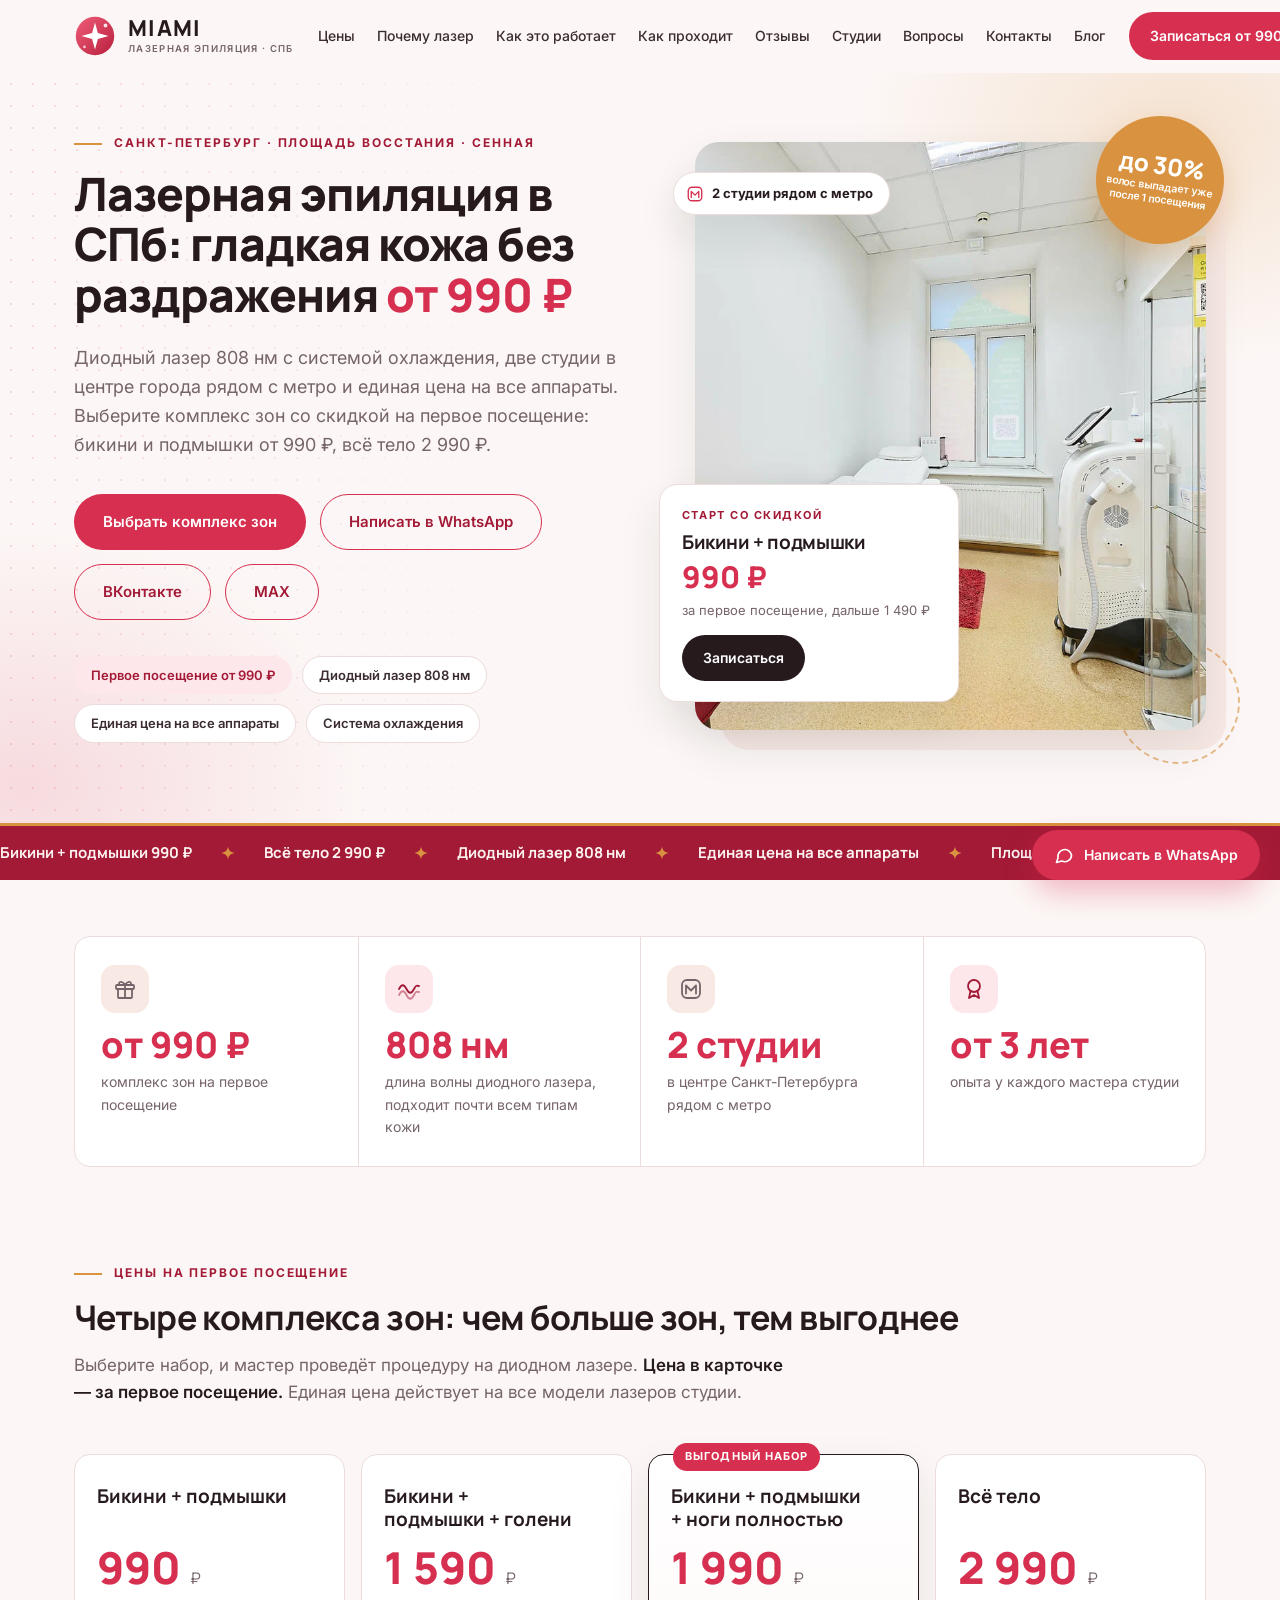
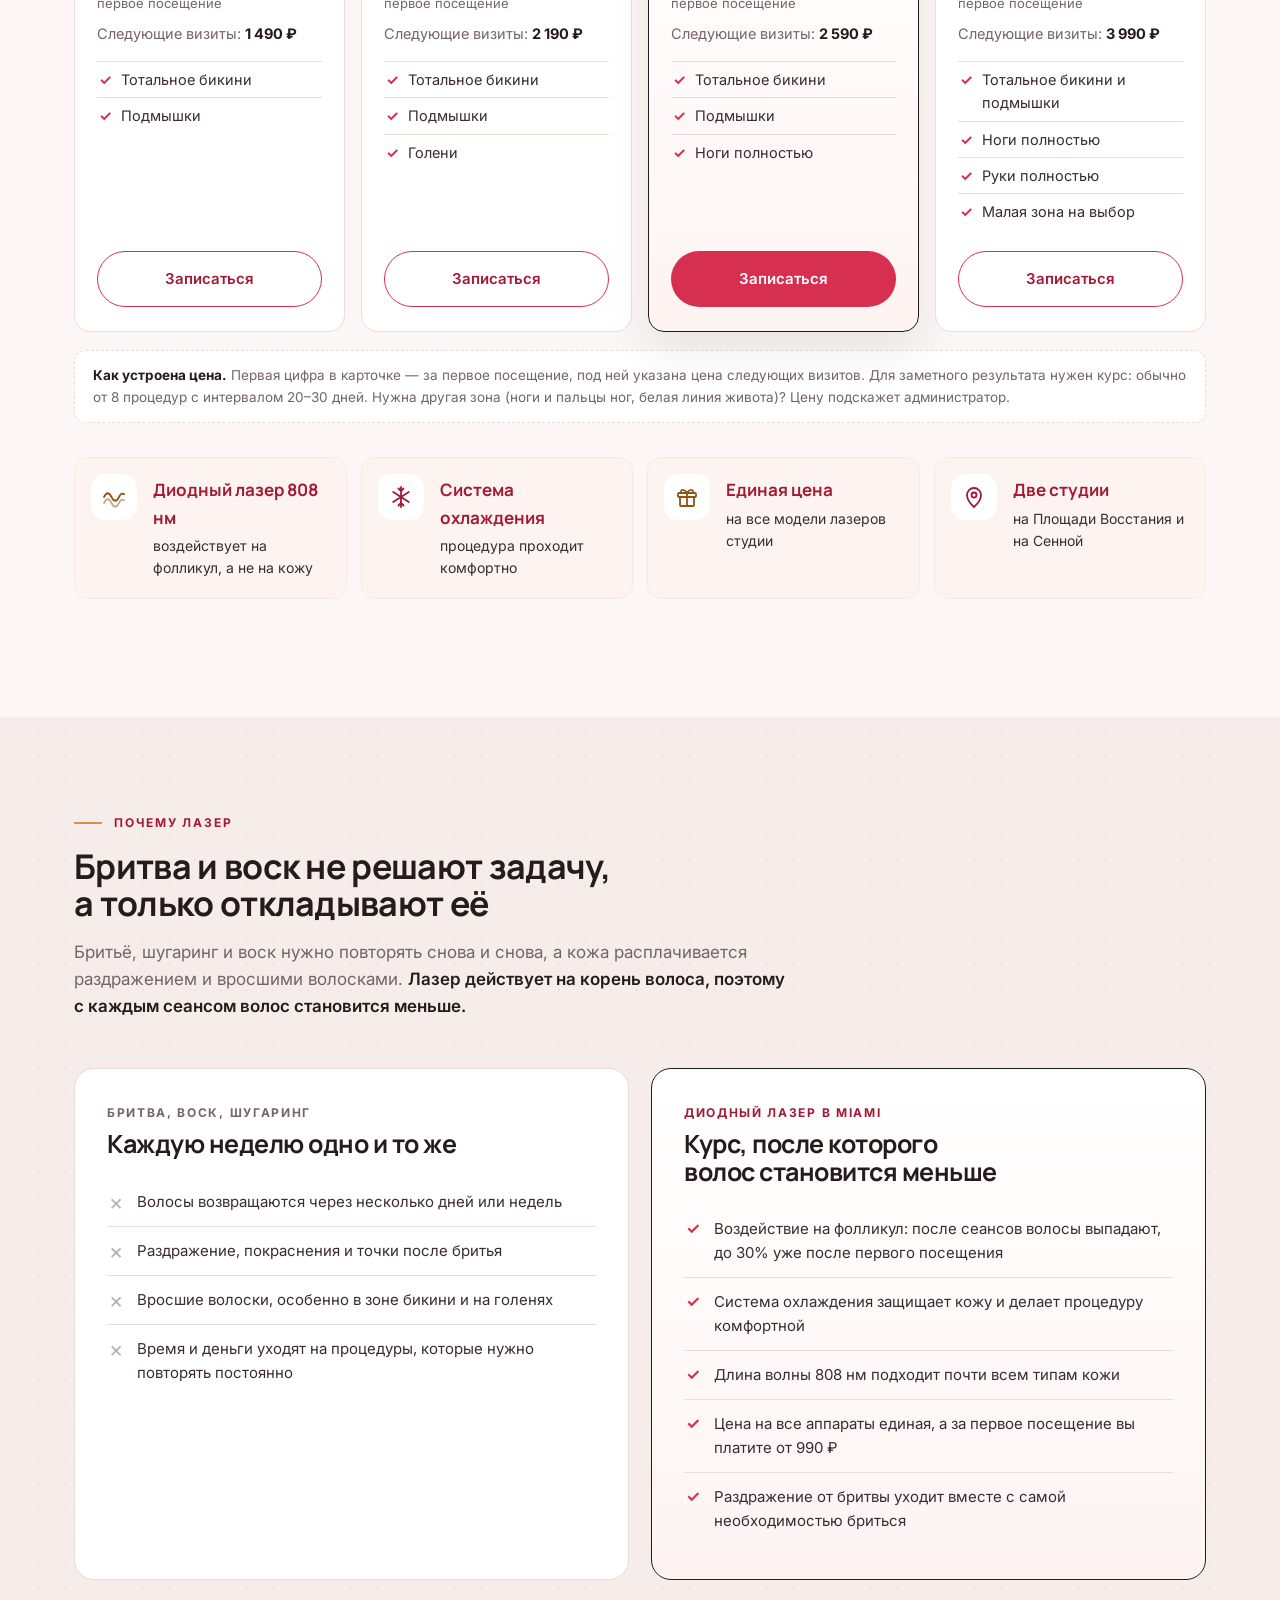
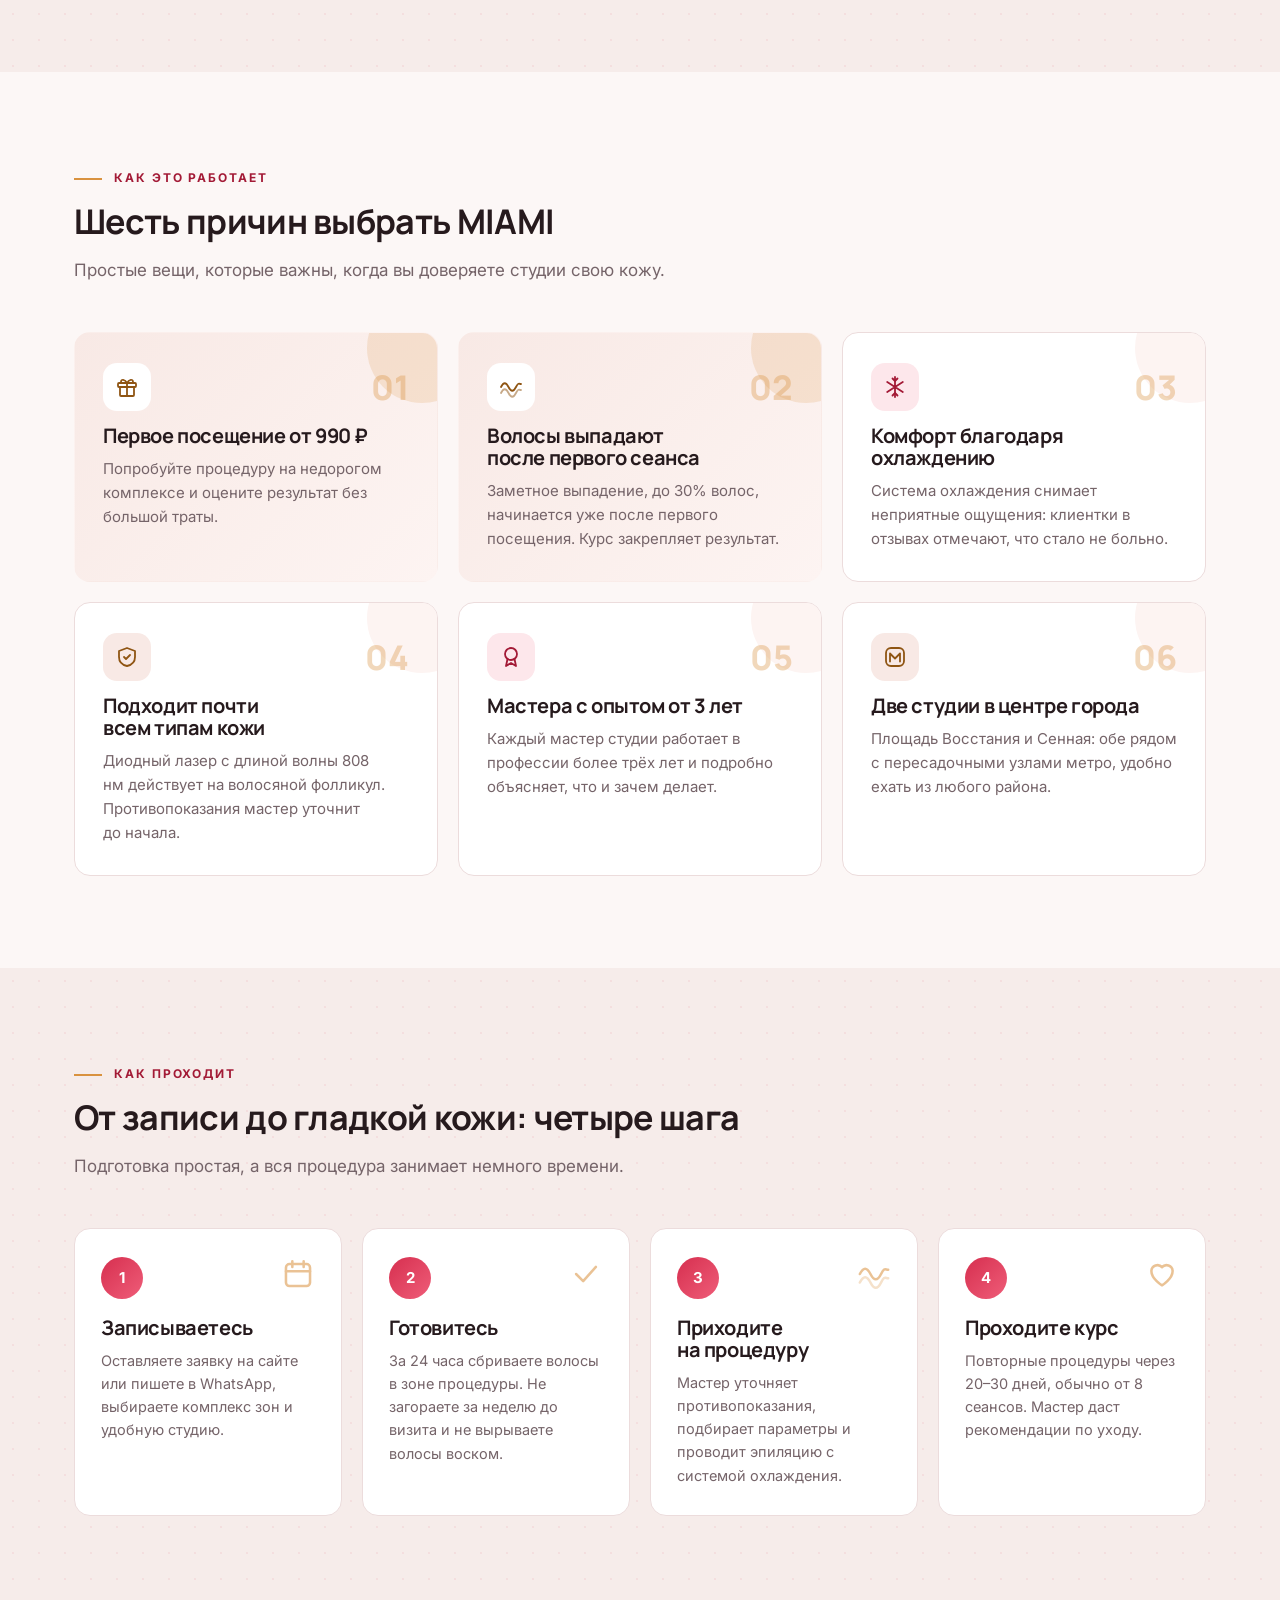
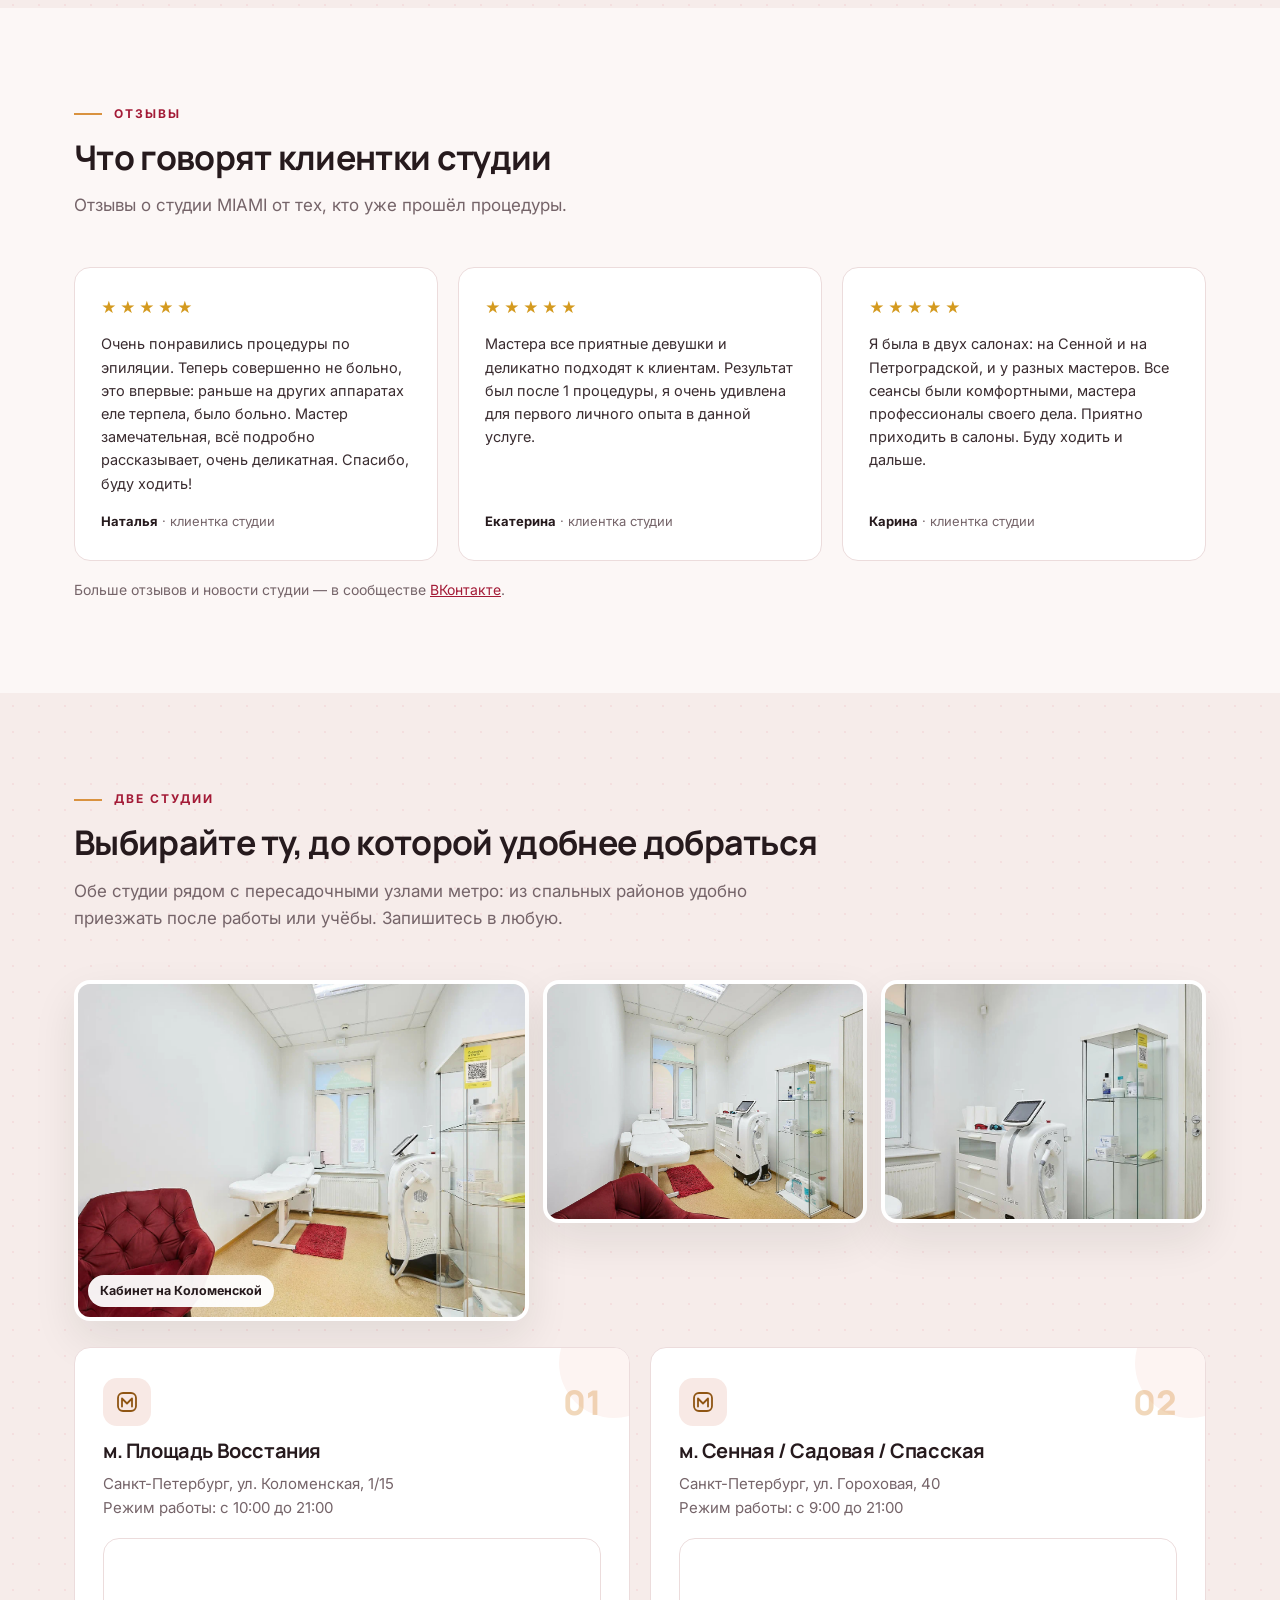
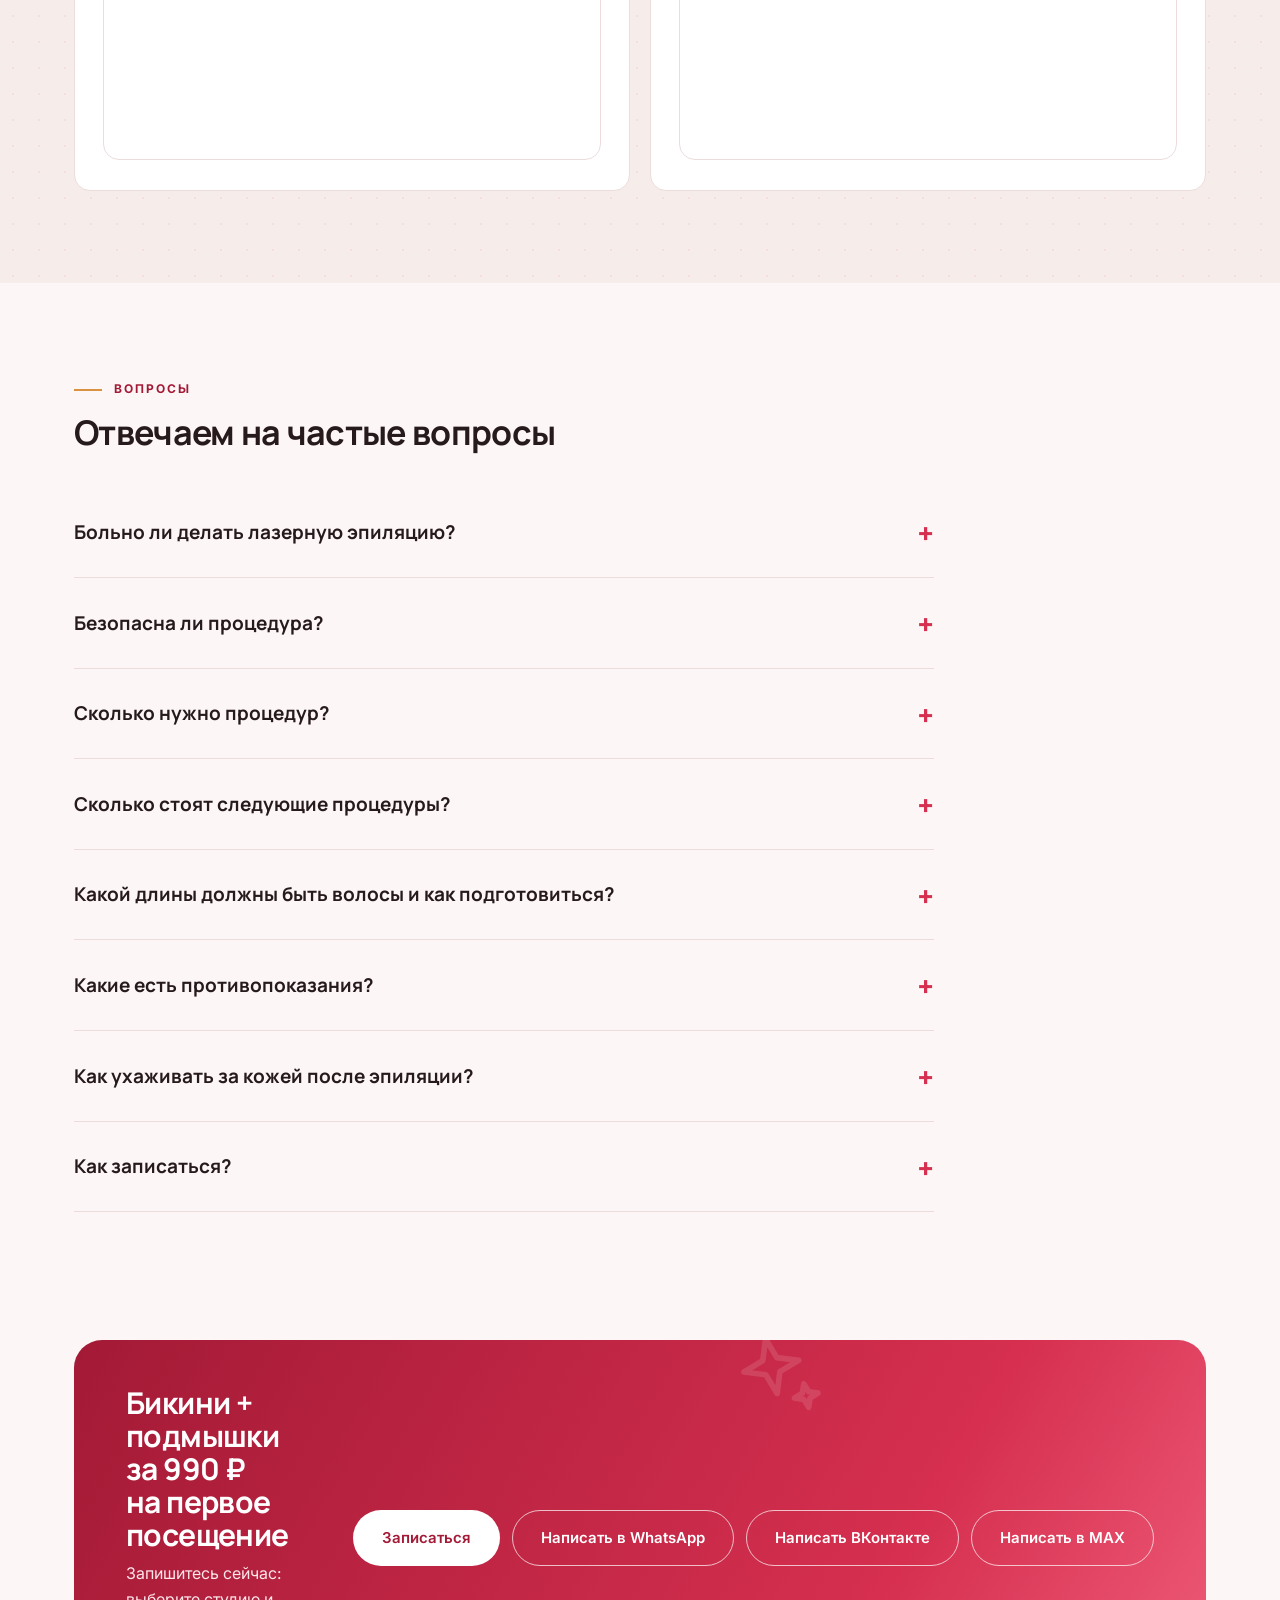
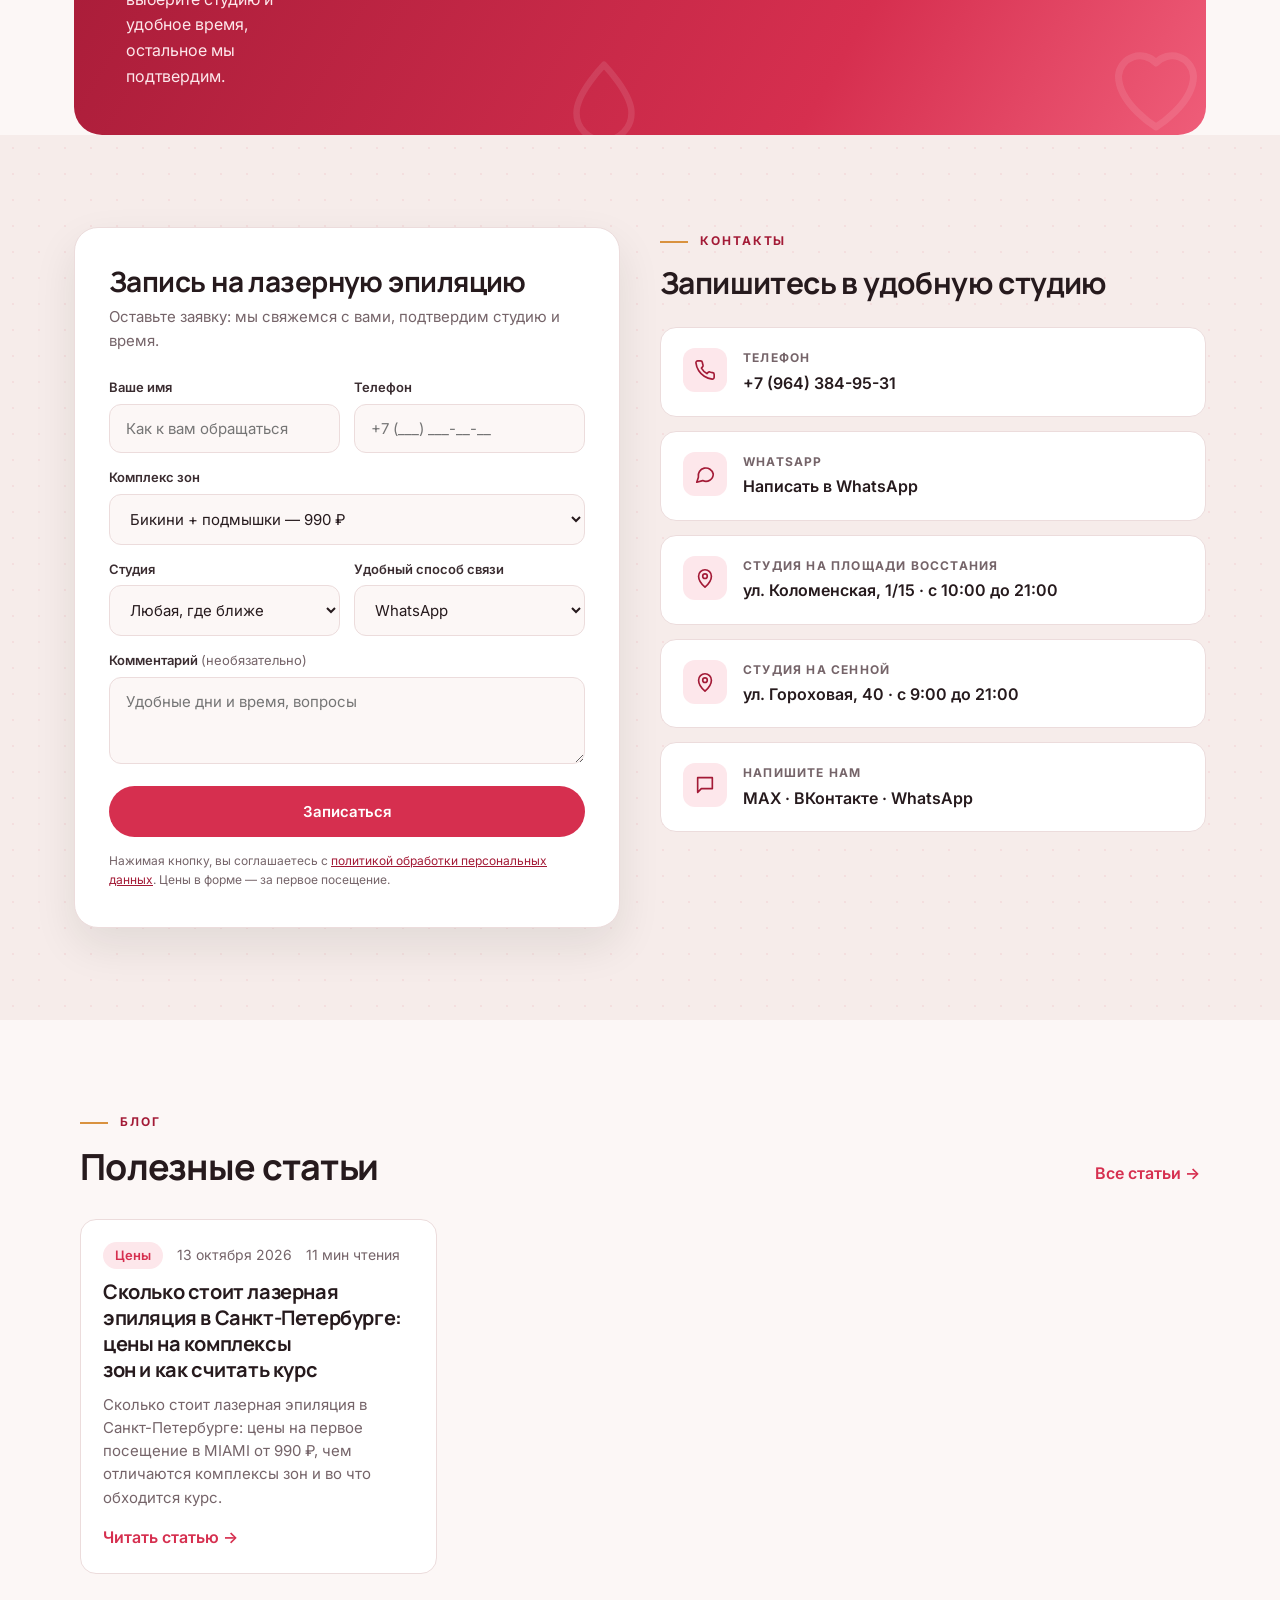
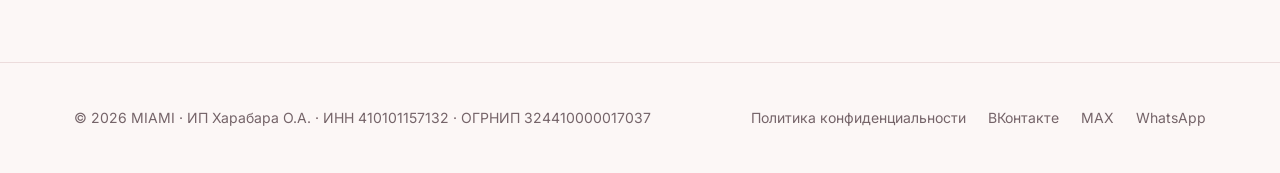
<file: index.html>
<!DOCTYPE html>
<html lang="ru">
<head>
<meta charset="UTF-8">
<meta name="viewport" content="width=device-width, initial-scale=1.0">
<meta name="robots" content="noindex, nofollow">
<title>Лазерная эпиляция в Санкт-Петербурге: диодный лазер, первое посещение от 990 ₽ | MIAMI</title>
<meta name="description" content="Студия лазерной эпиляции MIAMI в Санкт-Петербурге: диодный лазер 808 нм, две студии рядом с метро (Площадь Восстания и Сенная). Бикини + подмышки 990 ₽, всё тело 2 990 ₽ на первое посещение.">
<link rel="icon" href="img/favicon.svg" type="image/svg+xml">
<link rel="preconnect" href="https://fonts.googleapis.com">
<link rel="preconnect" href="https://fonts.gstatic.com" crossorigin>
<link href="https://fonts.googleapis.com/css2?family=Manrope:wght@500;600;700;800&family=Inter:wght@400;500;600;700&display=swap" rel="stylesheet">
<link rel="stylesheet" href="styles.css">
<link rel="stylesheet" href="blog/blog.css">
<link rel="alternate" type="application/rss+xml" title="Блог" href="feed.xml">
</head>
<body>
<svg width="0" height="0" style="position:absolute" aria-hidden="true"><defs>
<symbol id="i-shield" viewBox="0 0 24 24"><path d="M12 3l8 3v6c0 5-3.5 8-8 9-4.5-1-8-4-8-9V6z"/><path d="m9 12 2 2 4-4"/></symbol>
<symbol id="i-award" viewBox="0 0 24 24"><circle cx="12" cy="9" r="6"/><path d="m8.5 14-1.5 7 5-3 5 3-1.5-7"/></symbol>
<symbol id="i-gift" viewBox="0 0 24 24"><rect x="3" y="8" width="18" height="4" rx="1"/><path d="M12 8v13M5 12v8a1 1 0 0 0 1 1h12a1 1 0 0 0 1-1v-8"/><path d="M12 8c-2-4-6-4-6-1.5S10 8 12 8zm0 0c2-4 6-4 6-1.5S14 8 12 8z"/></symbol>
<symbol id="i-clock" viewBox="0 0 24 24"><circle cx="12" cy="12" r="9"/><path d="M12 7v5l3 2"/></symbol>
<symbol id="i-check" viewBox="0 0 24 24"><path d="m5 12 5 5 9-10"/></symbol>
<symbol id="i-drop" viewBox="0 0 24 24"><path d="M12 3s6 6.2 6 10.5A6 6 0 0 1 6 13.5C6 9.2 12 3 12 3z"/></symbol>
<symbol id="i-sparkle" viewBox="0 0 24 24"><path d="M12 3l1.8 5.2L19 10l-5.2 1.8L12 17l-1.8-5.2L5 10l5.2-1.8z"/><path d="M19 16l.8 2.2L22 19l-2.2.8L19 22l-.8-2.2L16 19l2.2-.8z"/></symbol>
<symbol id="i-chat" viewBox="0 0 24 24"><path d="M21 12a8 8 0 0 1-11.5 7.2L3 21l1.8-5.5A8 8 0 1 1 21 12z"/></symbol>
<symbol id="i-snow" viewBox="0 0 24 24"><path d="M12 2v20M4.2 7l15.6 10M19.800 7 4.200 17"/><path d="m9.500 3.500 2.500 2.500 2.500-2.500M9.500 20.500l2.500-2.500 2.500 2.500"/></symbol>
<symbol id="i-pin" viewBox="0 0 24 24"><path d="M12 22s7-6.2 7-12a7 7 0 1 0-14 0c0 5.800 7 12 7 12z"/><circle cx="12" cy="10" r="2.500"/></symbol>
<symbol id="i-cal" viewBox="0 0 24 24"><rect x="3.500" y="5" width="17" height="15.500" rx="2.500"/><path d="M3.500 10h17M8 3v4M16 3v4"/></symbol>
<symbol id="i-heart" viewBox="0 0 24 24"><path d="M12 20s-7.500-4.600-7.500-10.200A4.300 4.300 0 0 1 12 7.200a4.300 4.300 0 0 1 7.500 2.600C19.500 15.400 12 20 12 20z"/></symbol>
<symbol id="i-wave" viewBox="0 0 24 24"><path d="M2 12c2.500-5 5-5 7.500 0s5 5 7.500 0 3-3 5-3"/><path d="M2 18c2.500-5 5-5 7.500 0s5 5 7.500 0 3-3 5-3" opacity=".5"/></symbol>
<symbol id="i-metro" viewBox="0 0 24 24"><rect x="3" y="3" width="18" height="18" rx="5"/><path d="M7 16.500V8.500l5 5 5-5v8"/></symbol>
<symbol id="i-spark" viewBox="0 0 24 24"><path d="M12 2c.6 5 2.400 8.400 10 10-7.600 1.600-9.400 5-10 10-.6-5-2.400-8.400-10-10 7.600-1.600 9.400-5 10-10z" fill="currentColor" stroke="none"/></symbol>
</defs></svg>

<header class="header" id="header">
  <div class="header__inner">
    <a href="#top" class="logo" aria-label="MIAMI — студия лазерной эпиляции в Санкт-Петербурге">
      <img src="img/logo.svg" alt="MIAMI" width="42" height="42">
      <span class="logo__t">MIAMI<small>Лазерная эпиляция · СПб</small></span>
    </a>
    <nav class="nav" id="nav">
      <a href="#prices">Цены</a>
      <a href="#why">Почему лазер</a>
      <a href="#how">Как это работает</a>
      <a href="#process">Как проходит</a>
      <a href="#reviews">Отзывы</a>
      <a href="#studios">Студии</a>
      <a href="#faq">Вопросы</a>
      <a href="#contact">Контакты</a>
    <!-- BLOGNAV:START --><a href="blog/">Блог</a><!-- BLOGNAV:END --></nav>
    <div class="header__right">
      <a href="tel:+79643849531" class="header__phone">+7 964 384-95-31</a>
      <a href="#contact" class="btn btn--primary">Записаться от 990 ₽</a>
      <button class="burger" id="burger" aria-label="Меню"><span></span></button>
    </div>
  </div>
</header>

<main id="top">

<!-- HERO -->
<section class="hero">
  <div class="container hero__grid">
    <div>
      <p class="section-tag">Санкт-Петербург · Площадь Восстания · Сенная</p>
      <h1>Лазерная эпиляция в СПб: гладкая кожа без раздражения <em>от 990 ₽</em></h1>
      <p class="hero__lead">Диодный лазер 808 нм с системой охлаждения, две студии в центре города рядом с метро и единая цена на все аппараты. Выберите комплекс зон со скидкой на первое посещение: бикини и подмышки от 990 ₽, всё тело 2 990 ₽.</p>
      <div class="hero__cta">
        <a href="#prices" class="btn btn--primary">Выбрать комплекс зон</a>
        <a href="https://wa.me/79643849531?text=%D0%97%D0%B4%D1%80%D0%B0%D0%B2%D1%81%D1%82%D0%B2%D1%83%D0%B9%D1%82%D0%B5!%20%D0%A5%D0%BE%D1%87%D1%83%20%D0%B7%D0%B0%D0%BF%D0%B8%D1%81%D0%B0%D1%82%D1%8C%D1%81%D1%8F%20%D0%BD%D0%B0%20%D0%BB%D0%B0%D0%B7%D0%B5%D1%80%D0%BD%D1%83%D1%8E%20%D1%8D%D0%BF%D0%B8%D0%BB%D1%8F%D1%86%D0%B8%D1%8E%20(%D1%81%20%D1%81%D0%B0%D0%B9%D1%82%D0%B0)" target="_blank" rel="noopener" class="btn btn--outline">Написать в WhatsApp</a>
        <a href="https://vk.ru/club198239908" target="_blank" rel="noopener" class="btn btn--outline">ВКонтакте</a>
        <a href="https://max.ru/u/f9LHodD0cOIXlh8GQ10LVenDB17QK4eYrkFnzpt3mBmgPxoT0SjV7-d-AJo" target="_blank" rel="noopener" class="btn btn--outline">MAX</a>
      </div>
      <div class="hero__chips">
        <span class="chip chip--gift">Первое посещение от 990 ₽</span>
        <span class="chip">Диодный лазер 808 нм</span>
        <span class="chip">Единая цена на все аппараты</span>
        <span class="chip">Система охлаждения</span>
      </div>
    </div>
    <div class="hero__visual">
      <div class="hero__photo">
        <img src="img/hero-studio.jpg" alt="Кабинет студии MIAMI на Коломенской с диодным лазером" fetchpriority="high">
      </div>
      <div class="sticker sticker--round"><b>до 30%</b><span>волос выпадает уже после 1 посещения</span></div>
      <div class="sticker sticker--tag"><svg class="ic"><use href="#i-metro"/></svg>2 студии рядом с метро</div>
      <aside class="hero__card">
        <p class="hero__card-tag">Старт со скидкой</p>
        <h3>Бикини + подмышки</h3>
        <p class="hero__card-price"><b>990 ₽</b> <span>за первое посещение, дальше 1 490 ₽</span></p>
        <a href="#contact" data-package="Бикини + подмышки — 990 ₽" class="btn btn--dark">Записаться</a>
      </aside>
    </div>
  </div>
</section>

<div class="ticker" aria-hidden="true"><div class="ticker__track"><span>Бикини + подмышки 990 ₽</span><svg class="ic"><use href="#i-spark"/></svg><span>Всё тело 2 990 ₽</span><svg class="ic"><use href="#i-spark"/></svg><span>Диодный лазер 808 нм</span><svg class="ic"><use href="#i-spark"/></svg><span>Единая цена на все аппараты</span><svg class="ic"><use href="#i-spark"/></svg><span>Площадь Восстания и Сенная</span><svg class="ic"><use href="#i-spark"/></svg><span>Бикини + подмышки 990 ₽</span><svg class="ic"><use href="#i-spark"/></svg><span>Всё тело 2 990 ₽</span><svg class="ic"><use href="#i-spark"/></svg><span>Диодный лазер 808 нм</span><svg class="ic"><use href="#i-spark"/></svg><span>Единая цена на все аппараты</span><svg class="ic"><use href="#i-spark"/></svg><span>Площадь Восстания и Сенная</span><svg class="ic"><use href="#i-spark"/></svg></div></div>

<!-- STATS -->
<section class="stats">
  <div class="container">
    <div class="stats__row">
      <div class="stat"><span class="ico"><svg class="ic"><use href="#i-gift"/></svg></span><b>от 990 ₽</b><span>комплекс зон на первое посещение</span></div>
      <div class="stat"><span class="ico"><svg class="ic"><use href="#i-wave"/></svg></span><b>808 нм</b><span>длина волны диодного лазера, подходит почти всем типам кожи</span></div>
      <div class="stat"><span class="ico"><svg class="ic"><use href="#i-metro"/></svg></span><b>2 студии</b><span>в центре Санкт-Петербурга рядом с метро</span></div>
      <div class="stat"><span class="ico"><svg class="ic"><use href="#i-award"/></svg></span><b>от 3 лет</b><span>опыта у каждого мастера студии</span></div>
    </div>
  </div>
</section>

<!-- PRICES -->
<section id="prices">
  <div class="container">
    <p class="section-tag">Цены на первое посещение</p>
    <h2 class="section-title">Четыре комплекса зон: чем больше зон, тем выгоднее</h2>
    <p class="section-lead">Выберите набор, и мастер проведёт процедуру на диодном лазере. <b>Цена в карточке — за первое посещение.</b> Единая цена действует на все модели лазеров студии.</p>

    <div class="tariffs tariffs--4">
      <article class="tariff">
        <p class="tariff__name">Бикини + подмышки</p>
        <p class="tariff__price">990 <small>₽</small></p>
        <p class="tariff__unit">первое посещение</p>
        <p class="tariff__next">Следующие визиты: <b>1 490 ₽</b></p>
        <ul class="tariff__list">
          <li>Тотальное бикини</li>
          <li>Подмышки</li>
        </ul>
        <a href="#contact" data-package="Бикини + подмышки — 990 ₽" class="btn btn--outline btn--block">Записаться</a>
      </article>
      <article class="tariff">
        <p class="tariff__name">Бикини + подмышки + голени</p>
        <p class="tariff__price">1 590 <small>₽</small></p>
        <p class="tariff__unit">первое посещение</p>
        <p class="tariff__next">Следующие визиты: <b>2 190 ₽</b></p>
        <ul class="tariff__list">
          <li>Тотальное бикини</li>
          <li>Подмышки</li>
          <li>Голени</li>
        </ul>
        <a href="#contact" data-package="Бикини + подмышки + голени — 1 590 ₽" class="btn btn--outline btn--block">Записаться</a>
      </article>
      <article class="tariff tariff--hit">
        <span class="tariff__badge">Выгодный набор</span>
        <p class="tariff__name">Бикини + подмышки + ноги полностью</p>
        <p class="tariff__price">1 990 <small>₽</small></p>
        <p class="tariff__unit">первое посещение</p>
        <p class="tariff__next">Следующие визиты: <b>2 590 ₽</b></p>
        <ul class="tariff__list">
          <li>Тотальное бикини</li>
          <li>Подмышки</li>
          <li>Ноги полностью</li>
        </ul>
        <a href="#contact" data-package="Бикини + подмышки + ноги полностью — 1 990 ₽" class="btn btn--primary btn--block">Записаться</a>
      </article>
      <article class="tariff">
        <p class="tariff__name">Всё тело</p>
        <p class="tariff__price">2 990 <small>₽</small></p>
        <p class="tariff__unit">первое посещение</p>
        <p class="tariff__next">Следующие визиты: <b>3 990 ₽</b></p>
        <ul class="tariff__list">
          <li>Тотальное бикини и подмышки</li>
          <li>Ноги полностью</li>
          <li>Руки полностью</li>
          <li>Малая зона на выбор</li>
        </ul>
        <a href="#contact" data-package="Всё тело — 2 990 ₽" class="btn btn--outline btn--block">Записаться</a>
      </article>
    </div>
    <p class="price-note"><b>Как устроена цена.</b> Первая цифра в карточке — за первое посещение, под ней указана цена следующих визитов. Для заметного результата нужен курс: обычно от 8 процедур с интервалом 20–30 дней. Нужна другая зона (ноги и пальцы ног, белая линия живота)? Цену подскажет администратор.</p>

    <div class="included" style="margin-top:34px">
      <div><span class="ico"><svg class="ic"><use href="#i-wave"/></svg></span><b>Диодный лазер 808 нм</b>воздействует на фолликул, а не на кожу</div>
      <div><span class="ico"><svg class="ic"><use href="#i-snow"/></svg></span><b>Система охлаждения</b>процедура проходит комфортно</div>
      <div><span class="ico"><svg class="ic"><use href="#i-gift"/></svg></span><b>Единая цена</b>на все модели лазеров студии</div>
      <div><span class="ico"><svg class="ic"><use href="#i-pin"/></svg></span><b>Две студии</b>на Площади Восстания и на Сенной</div>
    </div>
  </div>
</section>

<!-- WHY -->
<section id="why" class="alt">
  <div class="container">
    <p class="section-tag">Почему лазер</p>
    <h2 class="section-title">Бритва и воск не решают задачу, а только откладывают её</h2>
    <p class="section-lead">Бритьё, шугаринг и воск нужно повторять снова и снова, а кожа расплачивается раздражением и вросшими волосками. <b>Лазер действует на корень волоса, поэтому с каждым сеансом волос становится меньше.</b></p>
    <div class="versus">
      <div class="versus__col">
        <p class="versus__label">Бритва, воск, шугаринг</p>
        <h3>Каждую неделю одно и то же</h3>
        <ul>
          <li>Волосы возвращаются через несколько дней или недель</li>
          <li>Раздражение, покраснения и точки после бритья</li>
          <li>Вросшие волоски, особенно в зоне бикини и на голенях</li>
          <li>Время и деньги уходят на процедуры, которые нужно повторять постоянно</li>
        </ul>
      </div>
      <div class="versus__col versus__col--good">
        <p class="versus__label">Диодный лазер в MIAMI</p>
        <h3>Курс, после которого волос становится меньше</h3>
        <ul>
          <li>Воздействие на фолликул: после сеансов волосы выпадают, до 30% уже после первого посещения</li>
          <li>Система охлаждения защищает кожу и делает процедуру комфортной</li>
          <li>Длина волны 808 нм подходит почти всем типам кожи</li>
          <li>Цена на все аппараты единая, а за первое посещение вы платите от 990 ₽</li>
          <li>Раздражение от бритвы уходит вместе с самой необходимостью бриться</li>
        </ul>
      </div>
    </div>
  </div>
</section>

<!-- HOW -->
<section id="how">
  <div class="container">
    <p class="section-tag">Как это работает</p>
    <h2 class="section-title">Шесть причин выбрать MIAMI</h2>
    <p class="section-lead">Простые вещи, которые важны, когда вы доверяете студии свою кожу.</p>
    <div class="offer-grid">
      <div class="offer-card offer-card--gift">
        <div class="offer-card__top"><span class="ico"><svg class="ic"><use href="#i-gift"/></svg></span><div class="offer-card__num">01</div></div>
        <h3>Первое посещение от 990 ₽</h3>
        <p>Попробуйте процедуру на недорогом комплексе и оцените результат без большой траты.</p>
      </div>
      <div class="offer-card offer-card--gift">
        <div class="offer-card__top"><span class="ico"><svg class="ic"><use href="#i-wave"/></svg></span><div class="offer-card__num">02</div></div>
        <h3>Волосы выпадают после первого сеанса</h3>
        <p>Заметное выпадение, до 30% волос, начинается уже после первого посещения. Курс закрепляет результат.</p>
      </div>
      <div class="offer-card">
        <div class="offer-card__top"><span class="ico"><svg class="ic"><use href="#i-snow"/></svg></span><div class="offer-card__num">03</div></div>
        <h3>Комфорт благодаря охлаждению</h3>
        <p>Система охлаждения снимает неприятные ощущения: клиентки в отзывах отмечают, что стало не больно.</p>
      </div>
      <div class="offer-card">
        <div class="offer-card__top"><span class="ico"><svg class="ic"><use href="#i-shield"/></svg></span><div class="offer-card__num">04</div></div>
        <h3>Подходит почти всем типам кожи</h3>
        <p>Диодный лазер с длиной волны 808 нм действует на волосяной фолликул. Противопоказания мастер уточнит до начала.</p>
      </div>
      <div class="offer-card">
        <div class="offer-card__top"><span class="ico"><svg class="ic"><use href="#i-award"/></svg></span><div class="offer-card__num">05</div></div>
        <h3>Мастера с опытом от 3 лет</h3>
        <p>Каждый мастер студии работает в профессии более трёх лет и подробно объясняет, что и зачем делает.</p>
      </div>
      <div class="offer-card">
        <div class="offer-card__top"><span class="ico"><svg class="ic"><use href="#i-metro"/></svg></span><div class="offer-card__num">06</div></div>
        <h3>Две студии в центре города</h3>
        <p>Площадь Восстания и Сенная: обе рядом с пересадочными узлами метро, удобно ехать из любого района.</p>
      </div>
    </div>
  </div>
</section>

<!-- PROCESS -->
<section id="process" class="alt">
  <div class="container">
    <p class="section-tag">Как проходит</p>
    <h2 class="section-title">От записи до гладкой кожи: четыре шага</h2>
    <p class="section-lead">Подготовка простая, а вся процедура занимает немного времени.</p>
    <div class="steps steps--4">
      <div class="step">
        <span class="step__n">1</span>
        <svg class="ic step__ic"><use href="#i-cal"/></svg>
        <h3>Записываетесь</h3>
        <p>Оставляете заявку на сайте или пишете в WhatsApp, выбираете комплекс зон и удобную студию.</p>
      </div>
      <div class="step">
        <span class="step__n">2</span>
        <svg class="ic step__ic"><use href="#i-check"/></svg>
        <h3>Готовитесь</h3>
        <p>За 24 часа сбриваете волосы в зоне процедуры. Не загораете за неделю до визита и не вырываете волосы воском.</p>
      </div>
      <div class="step">
        <span class="step__n">3</span>
        <svg class="ic step__ic"><use href="#i-wave"/></svg>
        <h3>Приходите на процедуру</h3>
        <p>Мастер уточняет противопоказания, подбирает параметры и проводит эпиляцию с системой охлаждения.</p>
      </div>
      <div class="step">
        <span class="step__n">4</span>
        <svg class="ic step__ic"><use href="#i-heart"/></svg>
        <h3>Проходите курс</h3>
        <p>Повторные процедуры через 20–30 дней, обычно от 8 сеансов. Мастер даст рекомендации по уходу.</p>
      </div>
    </div>
  </div>
</section>

<!-- REVIEWS -->
<section id="reviews">
  <div class="container">
    <p class="section-tag">Отзывы</p>
    <h2 class="section-title">Что говорят клиентки студии</h2>
    <p class="section-lead">Отзывы о студии MIAMI от тех, кто уже прошёл процедуры.</p>
    <div class="reviews">
      <div class="review">
        <div class="review__stars">★★★★★</div>
        <p>Очень понравились процедуры по эпиляции. Теперь совершенно не больно, это впервые: раньше на других аппаратах еле терпела, было больно. Мастер замечательная, всё подробно рассказывает, очень деликатная. Спасибо, буду ходить!</p>
        <footer><b>Наталья</b> · клиентка студии</footer>
      </div>
      <div class="review">
        <div class="review__stars">★★★★★</div>
        <p>Мастера все приятные девушки и деликатно подходят к клиентам. Результат был после 1 процедуры, я очень удивлена для первого личного опыта в данной услуге.</p>
        <footer><b>Екатерина</b> · клиентка студии</footer>
      </div>
      <div class="review">
        <div class="review__stars">★★★★★</div>
        <p>Я была в двух салонах: на Сенной и на Петроградской, и у разных мастеров. Все сеансы были комфортными, мастера профессионалы своего дела. Приятно приходить в салоны. Буду ходить и дальше.</p>
        <footer><b>Карина</b> · клиентка студии</footer>
      </div>
    </div>
    <p class="reviews-note">Больше отзывов и новости студии — в сообществе <a href="https://vk.ru/club198239908" target="_blank" rel="noopener">ВКонтакте</a>.</p>
  </div>
</section>

<!-- STUDIOS -->
<section id="studios" class="alt">
  <div class="container">
    <p class="section-tag">Две студии</p>
    <h2 class="section-title">Выбирайте ту, до которой удобнее добраться</h2>
    <p class="section-lead">Обе студии рядом с пересадочными узлами метро: из спальных районов удобно приезжать после работы или учёбы. Запишитесь в любую.</p>
    <div class="studio-photos">
      <figure><img src="img/hero-studio.jpg" alt="Кабинет студии MIAMI на Коломенской: кушетка и лазер" loading="lazy"><figcaption>Кабинет на Коломенской</figcaption></figure>
      <figure><img src="img/studio-2.jpg" alt="Рабочее место мастера и лазерный аппарат на Коломенской" loading="lazy"></figure>
      <figure><img src="img/studio-1.jpg" alt="Диодный лазер JetOptic в студии MIAMI" loading="lazy"></figure>
    </div>
    <div class="offer-grid offer-grid--2">
      <div class="offer-card">
        <div class="offer-card__top"><span class="ico"><svg class="ic"><use href="#i-metro"/></svg></span><div class="offer-card__num">01</div></div>
        <h3>м. Площадь Восстания</h3>
        <p>Санкт-Петербург, ул. Коломенская, 1/15<br>Режим работы: с 10:00 до 21:00</p>
        <div class="map map--sm"><iframe src="https://yandex.ru/map-widget/v1/?text=%D0%A1%D0%B0%D0%BD%D0%BA%D1%82-%D0%9F%D0%B5%D1%82%D0%B5%D1%80%D0%B1%D1%83%D1%80%D0%B3%2C%20%D0%9A%D0%BE%D0%BB%D0%BE%D0%BC%D0%B5%D0%BD%D1%81%D0%BA%D0%B0%D1%8F%20%D1%83%D0%BB%D0%B8%D1%86%D0%B0%2C%201%2F15&z=16" title="Карта: студия MIAMI, ул. Коломенская, 1/15" loading="lazy"></iframe></div>
      </div>
      <div class="offer-card">
        <div class="offer-card__top"><span class="ico"><svg class="ic"><use href="#i-metro"/></svg></span><div class="offer-card__num">02</div></div>
        <h3>м. Сенная / Садовая / Спасская</h3>
        <p>Санкт-Петербург, ул. Гороховая, 40<br>Режим работы: с 9:00 до 21:00</p>
        <div class="map map--sm"><iframe src="https://yandex.ru/map-widget/v1/?text=%D0%A1%D0%B0%D0%BD%D0%BA%D1%82-%D0%9F%D0%B5%D1%82%D0%B5%D1%80%D0%B1%D1%83%D1%80%D0%B3%2C%20%D0%93%D0%BE%D1%80%D0%BE%D1%85%D0%BE%D0%B2%D0%B0%D1%8F%20%D1%83%D0%BB%D0%B8%D1%86%D0%B0%2C%2040&z=16" title="Карта: студия MIAMI, ул. Гороховая, 40" loading="lazy"></iframe></div>
      </div>
    </div>
  </div>
</section>

<!-- FAQ -->
<section id="faq">
  <div class="container">
    <p class="section-tag">Вопросы</p>
    <h2 class="section-title">Отвечаем на частые вопросы</h2>
    <div class="faq" style="margin-top:36px">
      <details class="faq__item">
        <summary>Больно ли делать лазерную эпиляцию?</summary>
        <p>Ощущения зависят от зоны и вашего болевого порога. Система охлаждения аппарата делает процедуру комфортной, а клиентки в отзывах отмечают, что на нашем оборудовании не больно. Если вам важно, мастер подскажет, как пройти самые чувствительные зоны мягче.</p>
      </details>
      <details class="faq__item">
        <summary>Безопасна ли процедура?</summary>
        <p>Да, если она выполняется правильно и нет противопоказаний. Свет лазера не проникает глубже подкожно-жировой клетчатки и не влияет на внутренние органы. Перед процедурой мастер уточняет противопоказания и правильно настраивает аппарат.</p>
      </details>
      <details class="faq__item">
        <summary>Сколько нужно процедур?</summary>
        <p>Лазер действует только на волосы в активной фазе роста: это 15–30% от всех волос на теле. Остальные «просыпаются» постепенно, поэтому процедуру повторяют каждые 20–30 дней. Курс рассчитан на 8 процедур и больше, точное число зависит от зоны и особенностей роста волос.</p>
      </details>
      <details class="faq__item">
        <summary>Сколько стоят следующие процедуры?</summary>
        <p>Первое посещение: бикини и подмышки — 990 ₽, плюс голени — 1 590 ₽, плюс ноги полностью — 1 990 ₽, всё тело — 2 990 ₽. Следующие визиты стоят соответственно 1 490, 2 190, 2 590 и 3 990 ₽. Цену на следующее посещение можно уточнить у администратора.</p>
      </details>
      <details class="faq__item">
        <summary>Какой длины должны быть волосы и как подготовиться?</summary>
        <p>Лучший результат при длине волоса 1–2 мм с тёмным стержнем: за 24 часа до визита сбрейте волосы в зоне процедуры. За несколько недель до визита не используйте воск и шугаринг, за 7 дней не загорайте и не ходите в солярий, а за 12–14 дней не принимайте антибиотики.</p>
      </details>
      <details class="faq__item">
        <summary>Какие есть противопоказания?</summary>
        <p>Беременность и период кормления грудью, герпес, обострение кожных заболеваний (экзема, акне, псориаз), витилиго, простудные и инфекционные заболевания, сахарный диабет, заболевания крови, варикоз, онкология, повреждения кожи в зоне обработки, свежий загар и приём антибиотиков за 14 дней. Если сомневаетесь, напишите нам: подскажем, нужна ли консультация врача.</p>
      </details>
      <details class="faq__item">
        <summary>Как ухаживать за кожей после эпиляции?</summary>
        <p>Нанесите на кожу крем с успокаивающими и смягчающими свойствами. Не вырывайте сожжённые волоски: они опадают самостоятельно, обычно в течение 10 дней. Избегайте солярия и прямых солнечных лучей.</p>
      </details>
      <details class="faq__item">
        <summary>Как записаться?</summary>
        <p>Через форму на сайте, по телефону +7 964 384-95-31 или в WhatsApp. Выберите комплекс зон и удобную студию, мы подтвердим время.</p>
      </details>
    </div>
  </div>
</section>

<!-- BAND -->
<section class="band-wrap">
  <div class="container">
    <div class="band">
      <svg class="deco deco--b1" aria-hidden="true"><use href="#i-sparkle"/></svg>
      <svg class="deco deco--b2" aria-hidden="true"><use href="#i-drop"/></svg>
      <svg class="deco deco--b3" aria-hidden="true"><use href="#i-heart"/></svg>
      <div>
        <h2>Бикини + подмышки за 990 ₽ на первое посещение</h2>
        <p>Запишитесь сейчас: выберите студию и удобное время, остальное мы подтвердим.</p>
      </div>
      <div class="band__btns">
        <a href="#contact" class="btn btn--light">Записаться</a>
        <a href="https://wa.me/79643849531?text=%D0%97%D0%B4%D1%80%D0%B0%D0%B2%D1%81%D1%82%D0%B2%D1%83%D0%B9%D1%82%D0%B5!%20%D0%A5%D0%BE%D1%87%D1%83%20%D0%B7%D0%B0%D0%BF%D0%B8%D1%81%D0%B0%D1%82%D1%8C%D1%81%D1%8F%20%D0%BD%D0%B0%20%D0%BB%D0%B0%D0%B7%D0%B5%D1%80%D0%BD%D1%83%D1%8E%20%D1%8D%D0%BF%D0%B8%D0%BB%D1%8F%D1%86%D0%B8%D1%8E%20(%D1%81%20%D1%81%D0%B0%D0%B9%D1%82%D0%B0)" target="_blank" rel="noopener" class="btn btn--ghost">Написать в WhatsApp</a>
        <a href="https://vk.ru/club198239908" target="_blank" rel="noopener" class="btn btn--ghost">Написать ВКонтакте</a>
        <a href="https://max.ru/u/f9LHodD0cOIXlh8GQ10LVenDB17QK4eYrkFnzpt3mBmgPxoT0SjV7-d-AJo" target="_blank" rel="noopener" class="btn btn--ghost">Написать в MAX</a>
      </div>
    </div>
  </div>
</section>

<!-- CONTACT -->
<section id="contact" class="alt">
  <div class="container contact__grid">
    <form class="form leadForm" id="leadForm" novalidate>
      <h3>Запись на лазерную эпиляцию</h3>
      <p class="form__sub">Оставьте заявку: мы свяжемся с вами, подтвердим студию и время.</p>
      <input type="text" name="_gotcha" style="display:none" tabindex="-1" autocomplete="off">
      <div class="field-row">
        <div class="field">
          <label for="f-name">Ваше имя</label>
          <input type="text" id="f-name" name="name" placeholder="Как к вам обращаться" required>
        </div>
        <div class="field">
          <label for="f-phone">Телефон</label>
          <input type="tel" id="f-phone" name="phone" placeholder="+7 (___) ___-__-__" required>
        </div>
      </div>
      <div class="field">
        <label for="f-package">Комплекс зон</label>
        <select id="f-package" name="package">
          <option value="Бикини + подмышки — 990 ₽">Бикини + подмышки — 990 ₽</option>
          <option value="Бикини + подмышки + голени — 1 590 ₽">Бикини + подмышки + голени — 1 590 ₽</option>
          <option value="Бикини + подмышки + ноги полностью — 1 990 ₽">Бикини + подмышки + ноги полностью — 1 990 ₽</option>
          <option value="Всё тело — 2 990 ₽">Всё тело — 2 990 ₽</option>
          <option value="Другая зона / нужна консультация">Другая зона или нужна консультация</option>
        </select>
      </div>
      <div class="field-row">
        <div class="field">
          <label for="f-studio">Студия</label>
          <select id="f-studio" name="studio">
            <option value="Любая, где ближе">Любая, где ближе</option>
            <option value="Площадь Восстания, Коломенская 1/15">Площадь Восстания (Коломенская, 1/15)</option>
            <option value="Сенная, Гороховая 40">Сенная (Гороховая, 40)</option>
          </select>
        </div>
        <div class="field">
          <label for="f-messenger">Удобный способ связи</label>
          <select id="f-messenger" name="messenger">
            <option value="WhatsApp">WhatsApp</option>
            <option value="ВКонтакте">ВКонтакте</option>
            <option value="MAX">MAX</option>
            <option value="Telegram">Telegram</option>
            <option value="Звонок">Только звонок</option>
          </select>
        </div>
      </div>
      <div class="field">
        <label for="f-comment">Комментарий <span style="font-weight:400;color:var(--clr-text-soft)">(необязательно)</span></label>
        <textarea id="f-comment" name="comment" rows="3" placeholder="Удобные дни и время, вопросы"></textarea>
      </div>
      <button type="submit" class="btn btn--primary btn--block">Записаться</button>
      <p class="form__agree">Нажимая кнопку, вы соглашаетесь с <a href="privacy.html" target="_blank">политикой обработки персональных данных</a>. Цены в форме — за первое посещение.</p>
    </form>

    <div>
      <p class="section-tag">Контакты</p>
      <h2 class="section-title" style="font-size:30px">Запишитесь в удобную студию</h2>
      <div class="contacts" style="margin-top:28px">
        <div class="contact-card">
          <div class="contact-card__icon"><svg viewBox="0 0 24 24" fill="none" stroke="currentColor" stroke-width="1.8" stroke-linecap="round" stroke-linejoin="round"><path d="M22 16.9v3a2 2 0 0 1-2.2 2 19.8 19.8 0 0 1-8.6-3.1 19.5 19.5 0 0 1-6-6A19.8 19.8 0 0 1 2.1 4.2 2 2 0 0 1 4.1 2h3a2 2 0 0 1 2 1.7c.1 1 .4 1.9.7 2.8a2 2 0 0 1-.5 2.1L8.1 9.900a16 16 0 0 0 6 6l1.300-1.300a2 2 0 0 1 2.100-.4c.9.3 1.800.6 2.800.7a2 2 0 0 1 1.700 2z"/></svg></div>
          <div><small>Телефон</small><b><a href="tel:+79643849531">+7 (964) 384-95-31</a></b></div>
        </div>
        <div class="contact-card">
          <div class="contact-card__icon"><svg class="ic"><use href="#i-chat"/></svg></div>
          <div><small>WhatsApp</small><b><a href="https://wa.me/79643849531?text=%D0%97%D0%B4%D1%80%D0%B0%D0%B2%D1%81%D1%82%D0%B2%D1%83%D0%B9%D1%82%D0%B5!%20%D0%A5%D0%BE%D1%87%D1%83%20%D0%B7%D0%B0%D0%BF%D0%B8%D1%81%D0%B0%D1%82%D1%8C%D1%81%D1%8F%20%D0%BD%D0%B0%20%D0%BB%D0%B0%D0%B7%D0%B5%D1%80%D0%BD%D1%83%D1%8E%20%D1%8D%D0%BF%D0%B8%D0%BB%D1%8F%D1%86%D0%B8%D1%8E%20(%D1%81%20%D1%81%D0%B0%D0%B9%D1%82%D0%B0)" target="_blank" rel="noopener">Написать в WhatsApp</a></b></div>
        </div>
        <div class="contact-card">
          <div class="contact-card__icon"><svg class="ic"><use href="#i-pin"/></svg></div>
          <div><small>Студия на Площади Восстания</small><b>ул. Коломенская, 1/15 · с 10:00 до 21:00</b></div>
        </div>
        <div class="contact-card">
          <div class="contact-card__icon"><svg class="ic"><use href="#i-pin"/></svg></div>
          <div><small>Студия на Сенной</small><b>ул. Гороховая, 40 · с 9:00 до 21:00</b></div>
        </div>
        <div class="contact-card">
          <div class="contact-card__icon"><svg viewBox="0 0 24 24" fill="none" stroke="currentColor" stroke-width="1.8" stroke-linecap="round" stroke-linejoin="round"><path d="M4 4h16v12H8l-4 4z"/></svg></div>
          <div><small>Напишите нам</small><b><a href="https://max.ru/u/f9LHodD0cOIXlh8GQ10LVenDB17QK4eYrkFnzpt3mBmgPxoT0SjV7-d-AJo" target="_blank" rel="noopener">MAX</a> · <a href="https://vk.ru/club198239908" target="_blank" rel="noopener">ВКонтакте</a> · <a href="https://wa.me/79643849531?text=%D0%97%D0%B4%D1%80%D0%B0%D0%B2%D1%81%D1%82%D0%B2%D1%83%D0%B9%D1%82%D0%B5!%20%D0%A5%D0%BE%D1%87%D1%83%20%D0%B7%D0%B0%D0%BF%D0%B8%D1%81%D0%B0%D1%82%D1%8C%D1%81%D1%8F%20%D0%BD%D0%B0%20%D0%BB%D0%B0%D0%B7%D0%B5%D1%80%D0%BD%D1%83%D1%8E%20%D1%8D%D0%BF%D0%B8%D0%BB%D1%8F%D1%86%D0%B8%D1%8E%20(%D1%81%20%D1%81%D0%B0%D0%B9%D1%82%D0%B0)" target="_blank" rel="noopener">WhatsApp</a></b></div>
        </div>
      </div>
    </div>
  </div>
</section>

<!-- BLOG:START -->
<section class="b-home" id="blog">
  <div class="container">
    <div class="b-home__head"><div><p class="section-tag">Блог</p><h2>Полезные статьи</h2></div><a class="b-more" href="blog/">Все статьи</a></div>
    <div class="b-grid"><article class="b-card">
  
  <div class="b-card__body">
    <div class="b-meta"><span class="b-chip">Цены</span><time datetime="2026-10-13">13 октября 2026</time><span>11 мин чтения</span></div>
    <h3><a href="blog/skolko-stoit-lazernaya-epilyaciya-spb/">Сколько стоит лазерная эпиляция в Санкт-Петербурге: цены на комплексы зон и как считать курс</a></h3>
    <p>Сколько стоит лазерная эпиляция в Санкт-Петербурге: цены на первое посещение в MIAMI от 990 ₽, чем отличаются комплексы зон и во что обходится курс.</p>
    <a class="b-more" href="blog/skolko-stoit-lazernaya-epilyaciya-spb/">Читать статью</a>
  </div>
</article></div>
  </div>
</section>
<!-- BLOG:END -->
</main>

<footer class="footer">
  <div class="container footer__inner">
    <div>© <span id="year">2026</span> MIAMI · ИП Харабара О.А. · ИНН 410101157132 · ОГРНИП 324410000017037</div>
    <div class="footer__links">
      <a href="privacy.html">Политика конфиденциальности</a>
      <a href="https://vk.ru/club198239908" target="_blank" rel="noopener">ВКонтакте</a>
      <a href="https://max.ru/u/f9LHodD0cOIXlh8GQ10LVenDB17QK4eYrkFnzpt3mBmgPxoT0SjV7-d-AJo" target="_blank" rel="noopener">MAX</a>
      <a href="https://wa.me/79643849531?text=%D0%97%D0%B4%D1%80%D0%B0%D0%B2%D1%81%D1%82%D0%B2%D1%83%D0%B9%D1%82%D0%B5!%20%D0%A5%D0%BE%D1%87%D1%83%20%D0%B7%D0%B0%D0%BF%D0%B8%D1%81%D0%B0%D1%82%D1%8C%D1%81%D1%8F%20%D0%BD%D0%B0%20%D0%BB%D0%B0%D0%B7%D0%B5%D1%80%D0%BD%D1%83%D1%8E%20%D1%8D%D0%BF%D0%B8%D0%BB%D1%8F%D1%86%D0%B8%D1%8E%20(%D1%81%20%D1%81%D0%B0%D0%B9%D1%82%D0%B0)" target="_blank" rel="noopener">WhatsApp</a>
    </div>
  </div>
</footer>

<a href="https://wa.me/79643849531?text=%D0%97%D0%B4%D1%80%D0%B0%D0%B2%D1%81%D1%82%D0%B2%D1%83%D0%B9%D1%82%D0%B5!%20%D0%A5%D0%BE%D1%87%D1%83%20%D0%B7%D0%B0%D0%BF%D0%B8%D1%81%D0%B0%D1%82%D1%8C%D1%81%D1%8F%20%D0%BD%D0%B0%20%D0%BB%D0%B0%D0%B7%D0%B5%D1%80%D0%BD%D1%83%D1%8E%20%D1%8D%D0%BF%D0%B8%D0%BB%D1%8F%D1%86%D0%B8%D1%8E%20(%D1%81%20%D1%81%D0%B0%D0%B9%D1%82%D0%B0)" target="_blank" rel="noopener" class="fab" aria-label="Написать в WhatsApp">
  <svg viewBox="0 0 24 24" fill="none" stroke="currentColor" stroke-width="2" stroke-linecap="round" stroke-linejoin="round"><path d="M21 12a8 8 0 0 1-11.5 7.2L3 21l1.8-5.5A8 8 0 1 1 21 12z"/></svg>
  <span>Написать в WhatsApp</span>
</a>

<script src="script.js"></script>
</body>
</html>
</file>
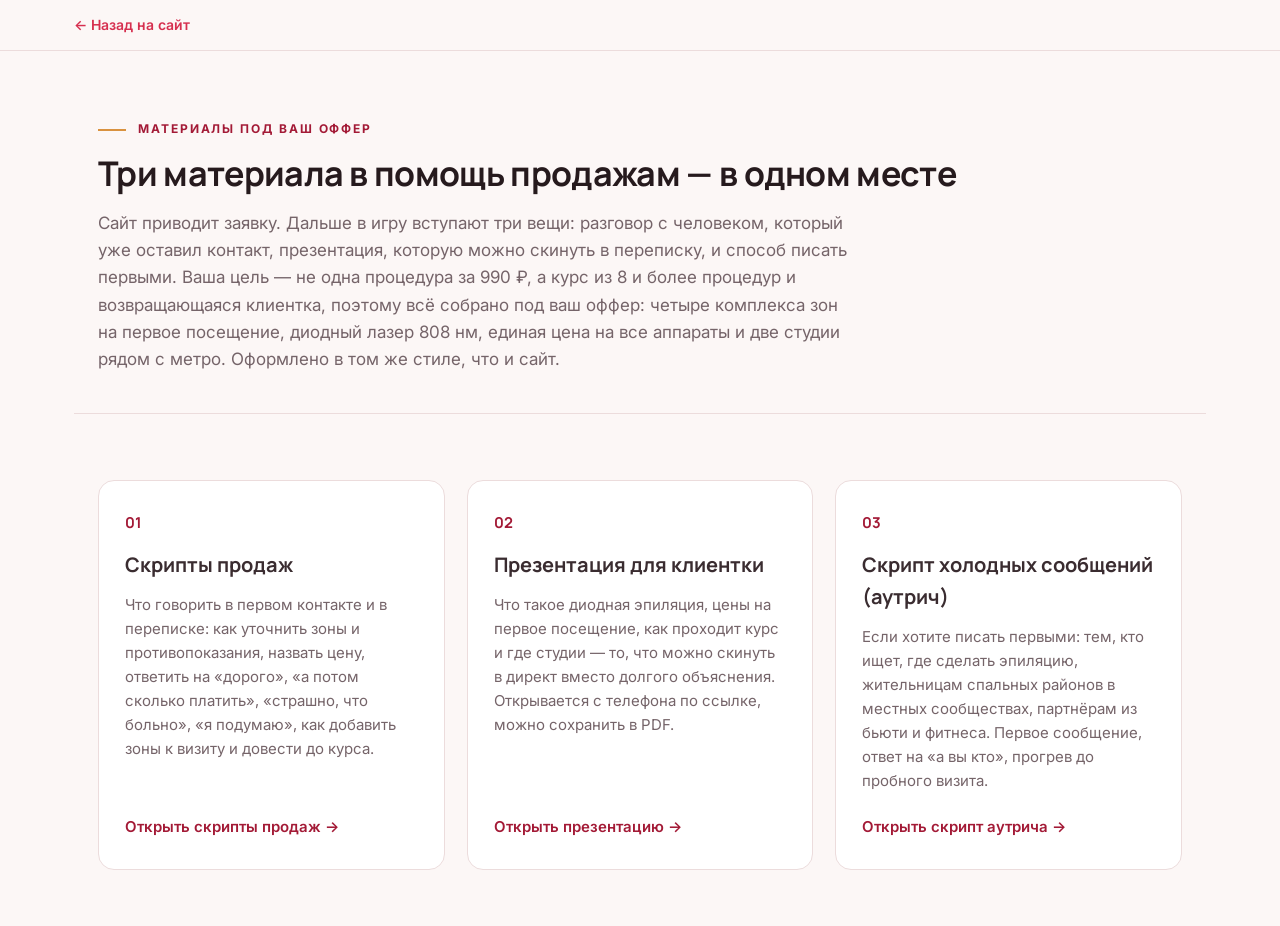
<file: materials.html>
<!DOCTYPE html>
<html lang="ru">
<head>
<meta charset="UTF-8">
<meta name="viewport" content="width=device-width, initial-scale=1.0">
<title>Материалы для продаж — MIAMI</title>
<meta name="robots" content="noindex">
<link rel="icon" href="img/favicon.svg" type="image/svg+xml">
<link rel="preconnect" href="https://fonts.googleapis.com">
<link rel="preconnect" href="https://fonts.gstatic.com" crossorigin>
<link href="https://fonts.googleapis.com/css2?family=Manrope:wght@500;600;700;800&family=Inter:wght@400;500;600;700&display=swap" rel="stylesheet">
<link rel="stylesheet" href="styles.css">
<link rel="stylesheet" href="materials.css">
</head>
<body>

<div class="doc-bar">
  <div class="doc-bar__inner">
    <a href="index.html" class="doc-bar__back">← <span>Назад на сайт</span></a>
  </div>
</div>

<div class="container">

  <section class="doc-hero">
    <p class="section-tag">Материалы под ваш оффер</p>
    <h1>Три материала в помощь продажам — в одном месте</h1>
    <p class="doc-hero__lead">Сайт приводит заявку. Дальше в игру вступают три вещи: разговор с человеком, который уже оставил контакт, презентация, которую можно скинуть в переписку, и способ писать первыми. Ваша цель — не одна процедура за 990 ₽, а курс из 8 и более процедур и возвращающаяся клиентка, поэтому всё собрано под ваш оффер: четыре комплекса зон на первое посещение, диодный лазер 808 нм, единая цена на все аппараты и две студии рядом с метро. Оформлено в том же стиле, что и сайт.</p>
  </section>

  <section class="doc-section">
    <div class="hub-grid">

      <div class="hub-card">
        <span class="hub-card__num">01</span>
        <p class="hub-card__title">Скрипты продаж</p>
        <p class="hub-card__lead">Что говорить в первом контакте и в переписке: как уточнить зоны и противопоказания, назвать цену, ответить на «дорого», «а потом сколько платить», «страшно, что больно», «я подумаю», как добавить зоны к визиту и довести до курса.</p>
        <a href="scripts.html" class="hub-card__link">Открыть скрипты продаж →</a>
      </div>

      <div class="hub-card">
        <span class="hub-card__num">02</span>
        <p class="hub-card__title">Презентация для клиентки</p>
        <p class="hub-card__lead">Что такое диодная эпиляция, цены на первое посещение, как проходит курс и где студии — то, что можно скинуть в директ вместо долгого объяснения. Открывается с телефона по ссылке, можно сохранить в PDF.</p>
        <a href="presentation.html" class="hub-card__link">Открыть презентацию →</a>
      </div>

      <div class="hub-card">
        <span class="hub-card__num">03</span>
        <p class="hub-card__title">Скрипт холодных сообщений (аутрич)</p>
        <p class="hub-card__lead">Если хотите писать первыми: тем, кто ищет, где сделать эпиляцию, жительницам спальных районов в местных сообществах, партнёрам из бьюти и фитнеса. Первое сообщение, ответ на «а вы кто», прогрев до пробного визита.</p>
        <a href="outreach.html" class="hub-card__link">Открыть скрипт аутрича →</a>
      </div>

    </div>
  </section>

</div>

<script src="script.js"></script>
</body>
</html>
</file>
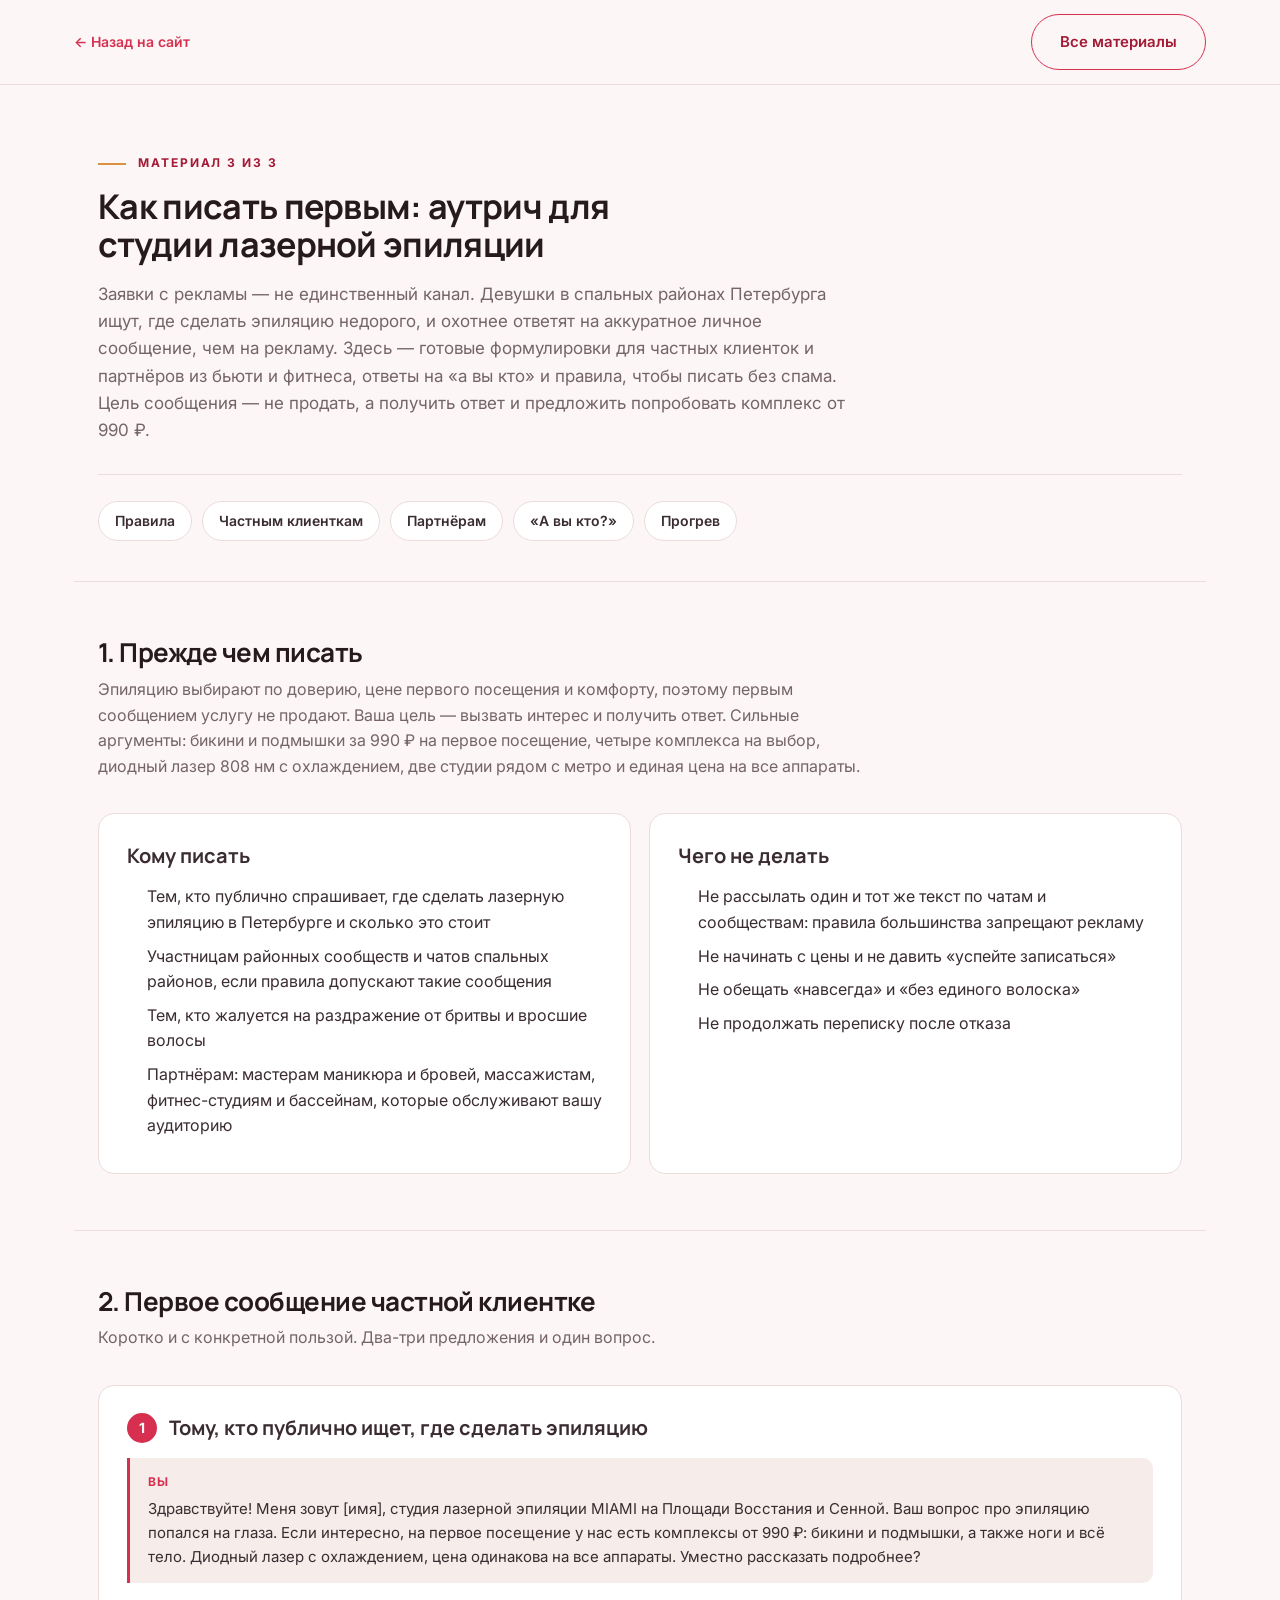
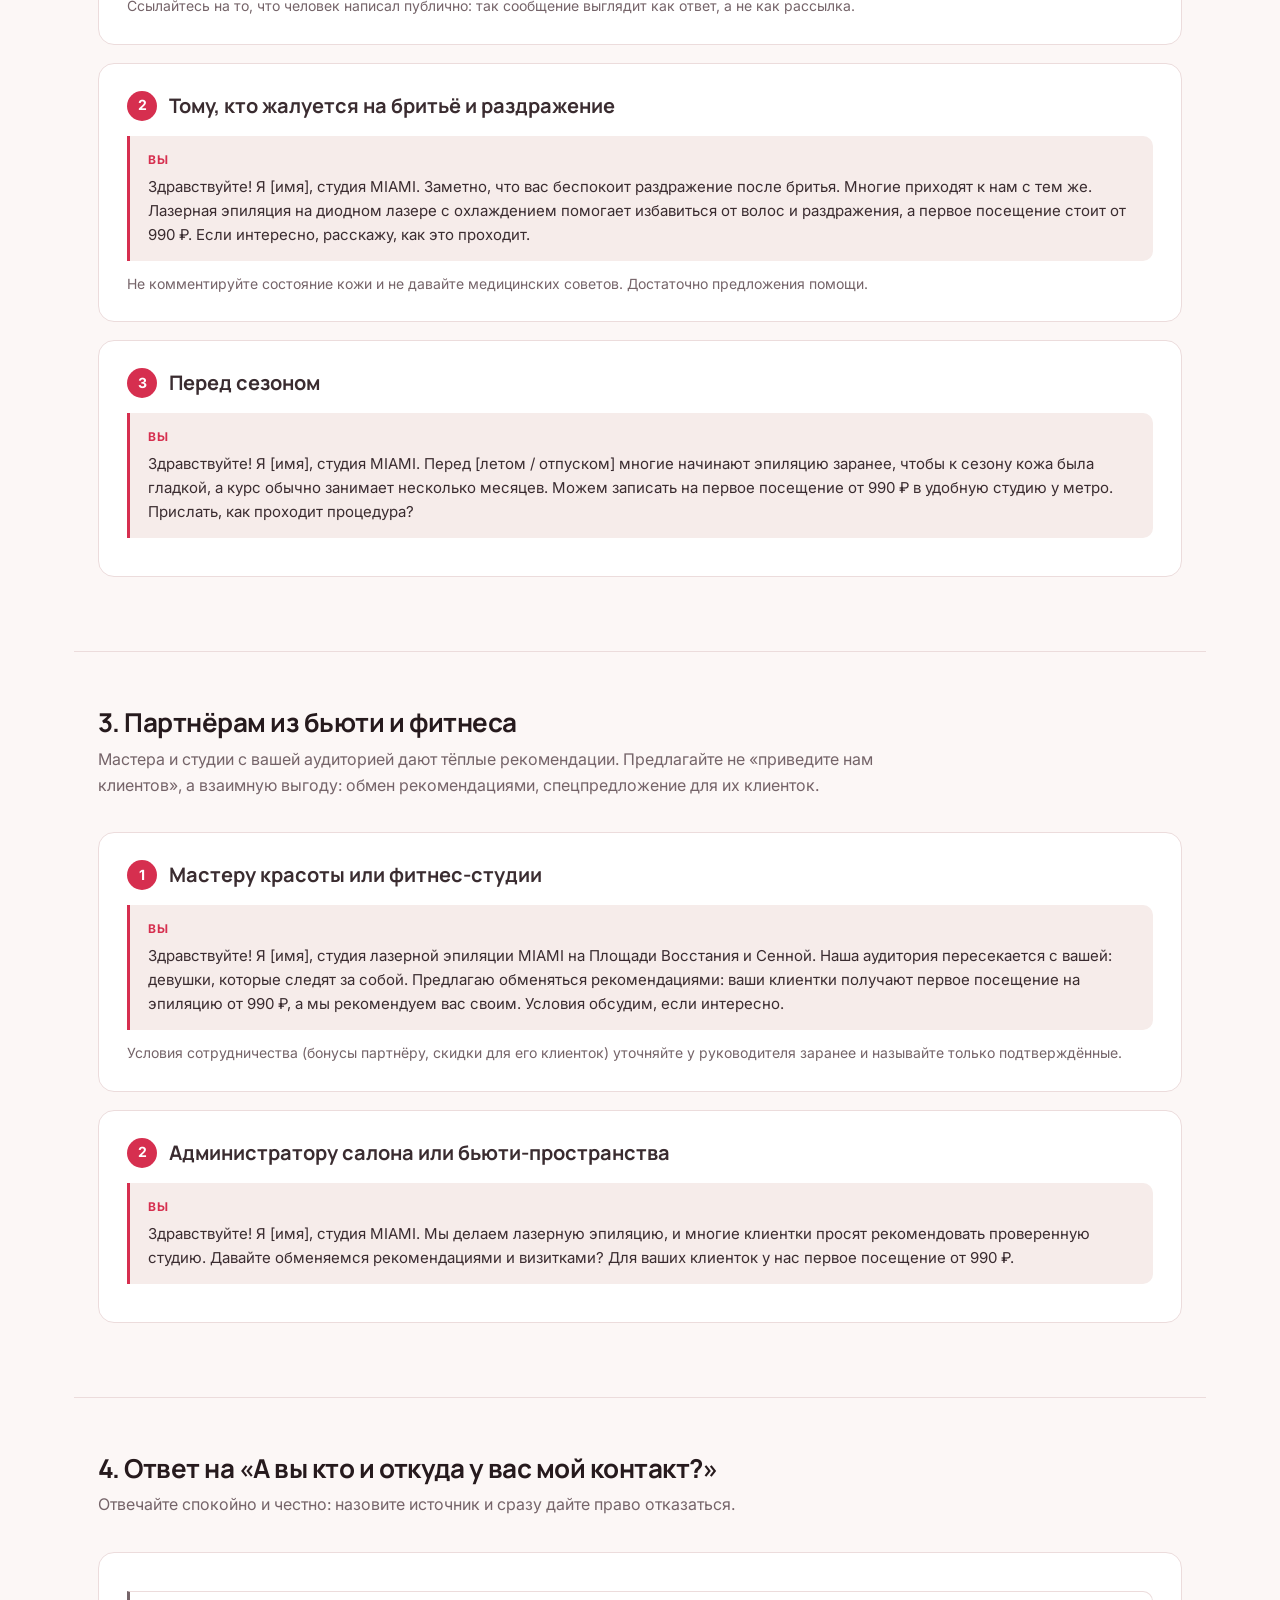
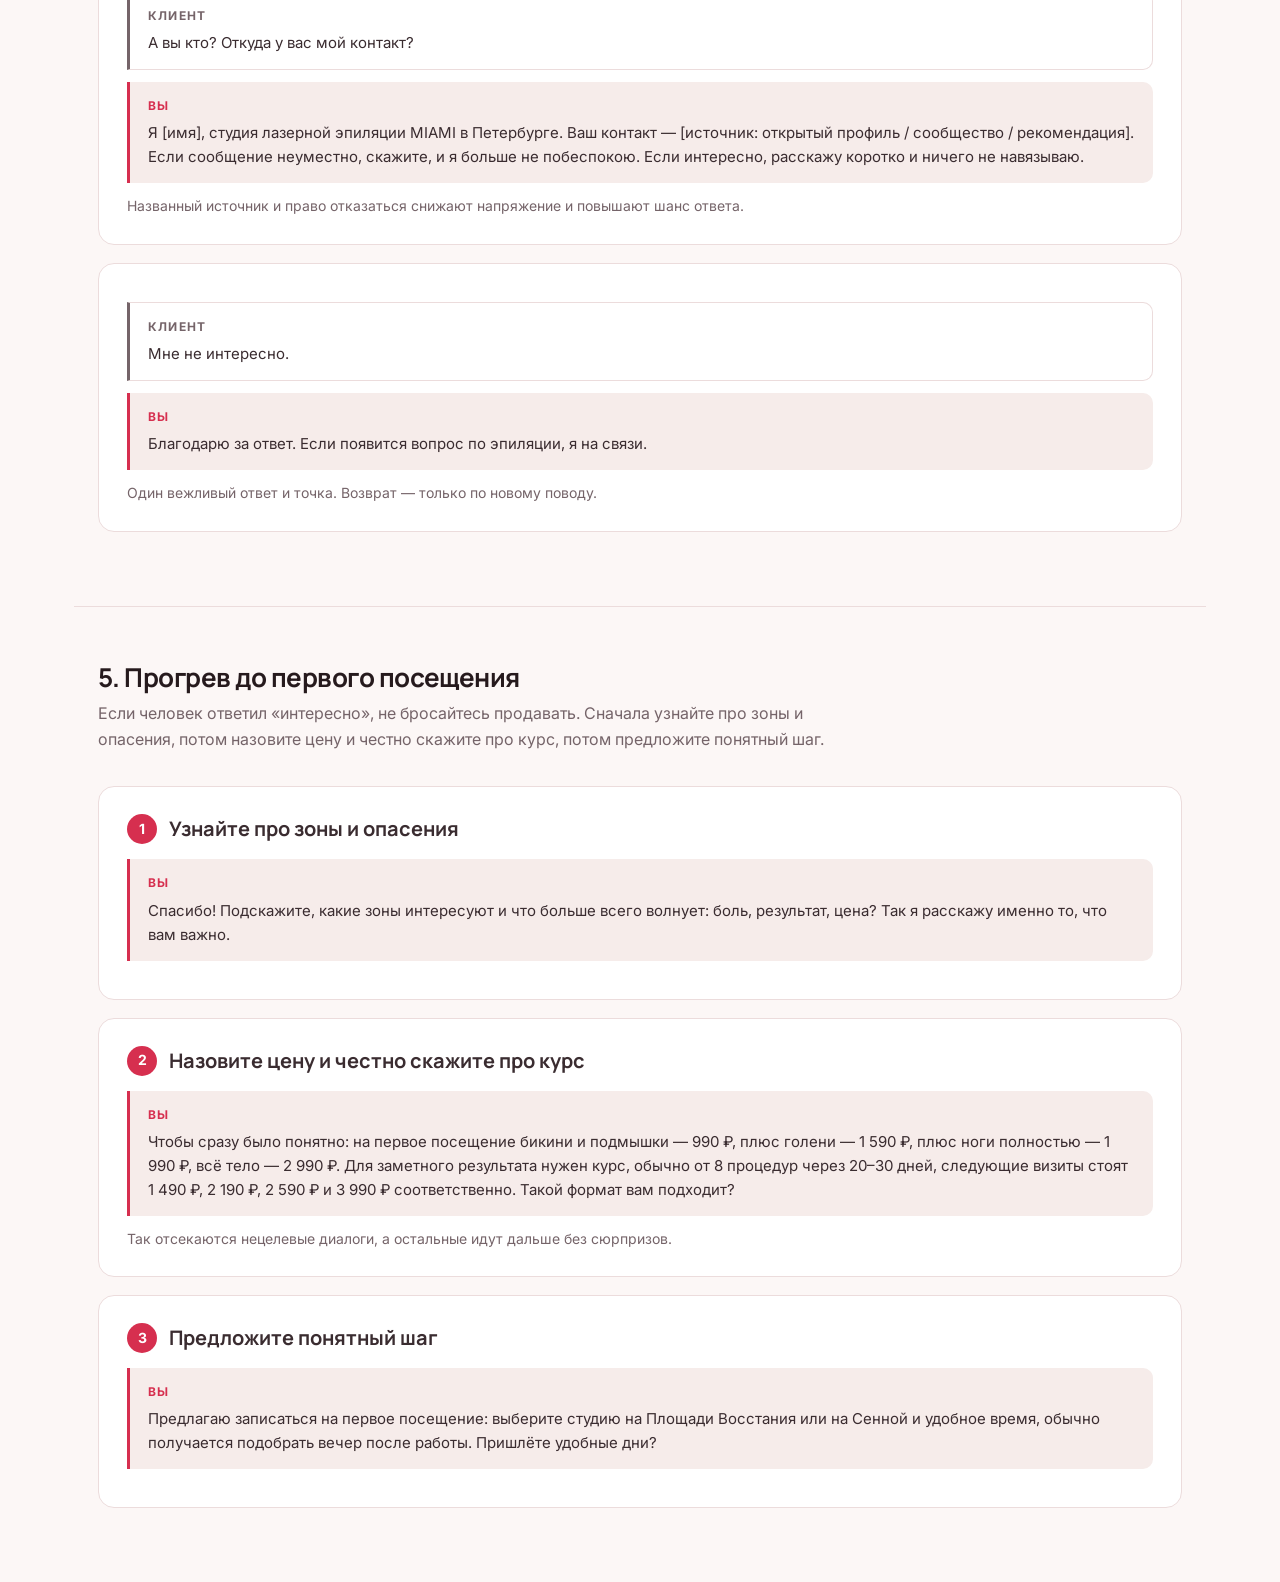
<file: outreach.html>
<!DOCTYPE html>
<html lang="ru">
<head>
<meta charset="UTF-8">
<meta name="viewport" content="width=device-width, initial-scale=1.0">
<title>Скрипт холодных сообщений — MIAMI</title>
<meta name="robots" content="noindex">
<link rel="icon" href="img/favicon.svg" type="image/svg+xml">
<link rel="preconnect" href="https://fonts.googleapis.com">
<link rel="preconnect" href="https://fonts.gstatic.com" crossorigin>
<link href="https://fonts.googleapis.com/css2?family=Manrope:wght@500;600;700;800&family=Inter:wght@400;500;600;700&display=swap" rel="stylesheet">
<link rel="stylesheet" href="styles.css">
<link rel="stylesheet" href="materials.css">
</head>
<body>

<div class="doc-bar">
  <div class="doc-bar__inner">
    <a href="index.html" class="doc-bar__back">← <span>Назад на сайт</span></a>
    <div class="doc-actions-wrap doc-bar__actions">
      <a href="materials.html" class="btn btn--outline">Все материалы</a>
    </div>
  </div>
</div>

<div class="container">

  <section class="doc-hero">
    <p class="section-tag">Материал 3 из 3</p>
    <h1>Как писать первым: аутрич для студии лазерной эпиляции</h1>
    <p class="doc-hero__lead">Заявки с рекламы — не единственный канал. Девушки в спальных районах Петербурга ищут, где сделать эпиляцию недорого, и охотнее ответят на аккуратное личное сообщение, чем на рекламу. Здесь — готовые формулировки для частных клиенток и партнёров из бьюти и фитнеса, ответы на «а вы кто» и правила, чтобы писать без спама. Цель сообщения — не продать, а получить ответ и предложить попробовать комплекс от 990 ₽.</p>
    <nav class="toc">
      <a href="#rules">Правила</a>
      <a href="#first">Частным клиенткам</a>
      <a href="#partners">Партнёрам</a>
      <a href="#reply">«А вы кто?»</a>
      <a href="#follow">Прогрев</a>
    </nav>
  </section>

  <section class="doc-section" id="rules">
    <h2>1. Прежде чем писать</h2>
    <p class="doc-section__lead">Эпиляцию выбирают по доверию, цене первого посещения и комфорту, поэтому первым сообщением услугу не продают. Ваша цель — вызвать интерес и получить ответ. Сильные аргументы: бикини и подмышки за 990 ₽ на первое посещение, четыре комплекса на выбор, диодный лазер 808 нм с охлаждением, две студии рядом с метро и единая цена на все аппараты.</p>
    <div class="grid-2">
      <div class="card">
        <p class="card__title">Кому писать</p>
        <ul class="ul">
          <li>Тем, кто публично спрашивает, где сделать лазерную эпиляцию в Петербурге и сколько это стоит</li>
          <li>Участницам районных сообществ и чатов спальных районов, если правила допускают такие сообщения</li>
          <li>Тем, кто жалуется на раздражение от бритвы и вросшие волосы</li>
          <li>Партнёрам: мастерам маникюра и бровей, массажистам, фитнес-студиям и бассейнам, которые обслуживают вашу аудиторию</li>
        </ul>
      </div>
      <div class="card">
        <p class="card__title">Чего не делать</p>
        <ul class="ul">
          <li>Не рассылать один и тот же текст по чатам и сообществам: правила большинства запрещают рекламу</li>
          <li>Не начинать с цены и не давить «успейте записаться»</li>
          <li>Не обещать «навсегда» и «без единого волоска»</li>
          <li>Не продолжать переписку после отказа</li>
        </ul>
      </div>
    </div>
  </section>

  <section class="doc-section" id="first">
    <h2>2. Первое сообщение частной клиентке</h2>
    <p class="doc-section__lead">Коротко и с конкретной пользой. Два-три предложения и один вопрос.</p>
    <div class="card">
      <div class="card__head"><span class="card__step">1</span><p class="card__title">Тому, кто публично ищет, где сделать эпиляцию</p></div>
      <div class="say"><span class="say__who">Вы</span>Здравствуйте! Меня зовут [имя], студия лазерной эпиляции MIAMI на Площади Восстания и Сенной. Ваш вопрос про эпиляцию попался на глаза. Если интересно, на первое посещение у нас есть комплексы от 990 ₽: бикини и подмышки, а также ноги и всё тело. Диодный лазер с охлаждением, цена одинакова на все аппараты. Уместно рассказать подробнее?</div>
      <p class="card__note">Ссылайтесь на то, что человек написал публично: так сообщение выглядит как ответ, а не как рассылка.</p>
    </div>
    <div class="card">
      <div class="card__head"><span class="card__step">2</span><p class="card__title">Тому, кто жалуется на бритьё и раздражение</p></div>
      <div class="say"><span class="say__who">Вы</span>Здравствуйте! Я [имя], студия MIAMI. Заметно, что вас беспокоит раздражение после бритья. Многие приходят к нам с тем же. Лазерная эпиляция на диодном лазере с охлаждением помогает избавиться от волос и раздражения, а первое посещение стоит от 990 ₽. Если интересно, расскажу, как это проходит.</div>
      <p class="card__note">Не комментируйте состояние кожи и не давайте медицинских советов. Достаточно предложения помощи.</p>
    </div>
    <div class="card">
      <div class="card__head"><span class="card__step">3</span><p class="card__title">Перед сезоном</p></div>
      <div class="say"><span class="say__who">Вы</span>Здравствуйте! Я [имя], студия MIAMI. Перед [летом / отпуском] многие начинают эпиляцию заранее, чтобы к сезону кожа была гладкой, а курс обычно занимает несколько месяцев. Можем записать на первое посещение от 990 ₽ в удобную студию у метро. Прислать, как проходит процедура?</div>
    </div>
  </section>

  <section class="doc-section" id="partners">
    <h2>3. Партнёрам из бьюти и фитнеса</h2>
    <p class="doc-section__lead">Мастера и студии с вашей аудиторией дают тёплые рекомендации. Предлагайте не «приведите нам клиентов», а взаимную выгоду: обмен рекомендациями, спецпредложение для их клиенток.</p>
    <div class="card">
      <div class="card__head"><span class="card__step">1</span><p class="card__title">Мастеру красоты или фитнес-студии</p></div>
      <div class="say"><span class="say__who">Вы</span>Здравствуйте! Я [имя], студия лазерной эпиляции MIAMI на Площади Восстания и Сенной. Наша аудитория пересекается с вашей: девушки, которые следят за собой. Предлагаю обменяться рекомендациями: ваши клиентки получают первое посещение на эпиляцию от 990 ₽, а мы рекомендуем вас своим. Условия обсудим, если интересно.</div>
      <p class="card__note">Условия сотрудничества (бонусы партнёру, скидки для его клиенток) уточняйте у руководителя заранее и называйте только подтверждённые.</p>
    </div>
    <div class="card">
      <div class="card__head"><span class="card__step">2</span><p class="card__title">Администратору салона или бьюти-пространства</p></div>
      <div class="say"><span class="say__who">Вы</span>Здравствуйте! Я [имя], студия MIAMI. Мы делаем лазерную эпиляцию, и многие клиентки просят рекомендовать проверенную студию. Давайте обменяемся рекомендациями и визитками? Для ваших клиенток у нас первое посещение от 990 ₽.</div>
    </div>
  </section>

  <section class="doc-section" id="reply">
    <h2>4. Ответ на «А вы кто и откуда у вас мой контакт?»</h2>
    <p class="doc-section__lead">Отвечайте спокойно и честно: назовите источник и сразу дайте право отказаться.</p>
    <div class="card">
      <div class="say say--client"><span class="say__who">Клиент</span>А вы кто? Откуда у вас мой контакт?</div>
      <div class="say"><span class="say__who">Вы</span>Я [имя], студия лазерной эпиляции MIAMI в Петербурге. Ваш контакт — [источник: открытый профиль / сообщество / рекомендация]. Если сообщение неуместно, скажите, и я больше не побеспокою. Если интересно, расскажу коротко и ничего не навязываю.</div>
      <p class="card__note">Названный источник и право отказаться снижают напряжение и повышают шанс ответа.</p>
    </div>
    <div class="card">
      <div class="say say--client"><span class="say__who">Клиент</span>Мне не интересно.</div>
      <div class="say"><span class="say__who">Вы</span>Благодарю за ответ. Если появится вопрос по эпиляции, я на связи.</div>
      <p class="card__note">Один вежливый ответ и точка. Возврат — только по новому поводу.</p>
    </div>
  </section>

  <section class="doc-section" id="follow">
    <h2>5. Прогрев до первого посещения</h2>
    <p class="doc-section__lead">Если человек ответил «интересно», не бросайтесь продавать. Сначала узнайте про зоны и опасения, потом назовите цену и честно скажите про курс, потом предложите понятный шаг.</p>
    <div class="card">
      <div class="card__head"><span class="card__step">1</span><p class="card__title">Узнайте про зоны и опасения</p></div>
      <div class="say"><span class="say__who">Вы</span>Спасибо! Подскажите, какие зоны интересуют и что больше всего волнует: боль, результат, цена? Так я расскажу именно то, что вам важно.</div>
    </div>
    <div class="card">
      <div class="card__head"><span class="card__step">2</span><p class="card__title">Назовите цену и честно скажите про курс</p></div>
      <div class="say"><span class="say__who">Вы</span>Чтобы сразу было понятно: на первое посещение бикини и подмышки — 990 ₽, плюс голени — 1 590 ₽, плюс ноги полностью — 1 990 ₽, всё тело — 2 990 ₽. Для заметного результата нужен курс, обычно от 8 процедур через 20–30 дней, следующие визиты стоят 1 490 ₽, 2 190 ₽, 2 590 ₽ и 3 990 ₽ соответственно. Такой формат вам подходит?</div>
      <p class="card__note">Так отсекаются нецелевые диалоги, а остальные идут дальше без сюрпризов.</p>
    </div>
    <div class="card">
      <div class="card__head"><span class="card__step">3</span><p class="card__title">Предложите понятный шаг</p></div>
      <div class="say"><span class="say__who">Вы</span>Предлагаю записаться на первое посещение: выберите студию на Площади Восстания или на Сенной и удобное время, обычно получается подобрать вечер после работы. Пришлёте удобные дни?</div>
    </div>
  </section>

</div>

<script src="script.js"></script>
</body>
</html>
</file>
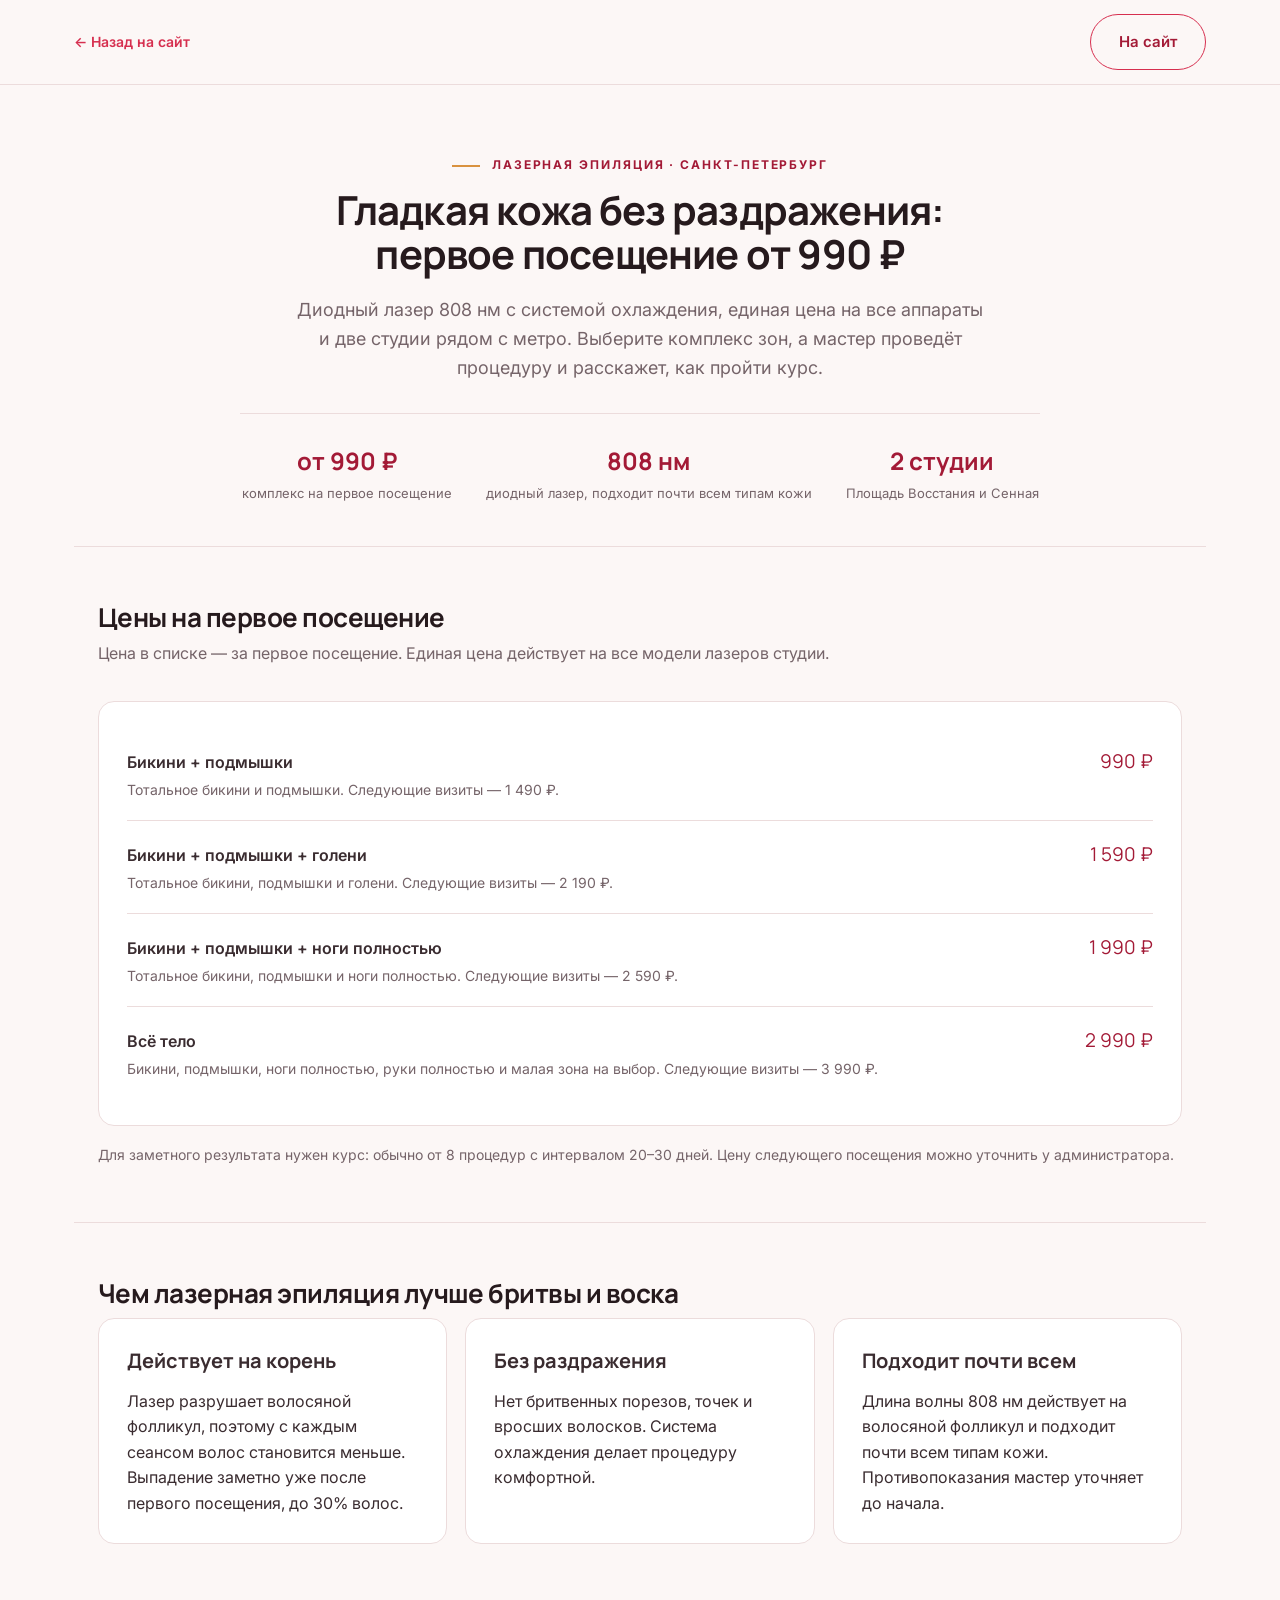
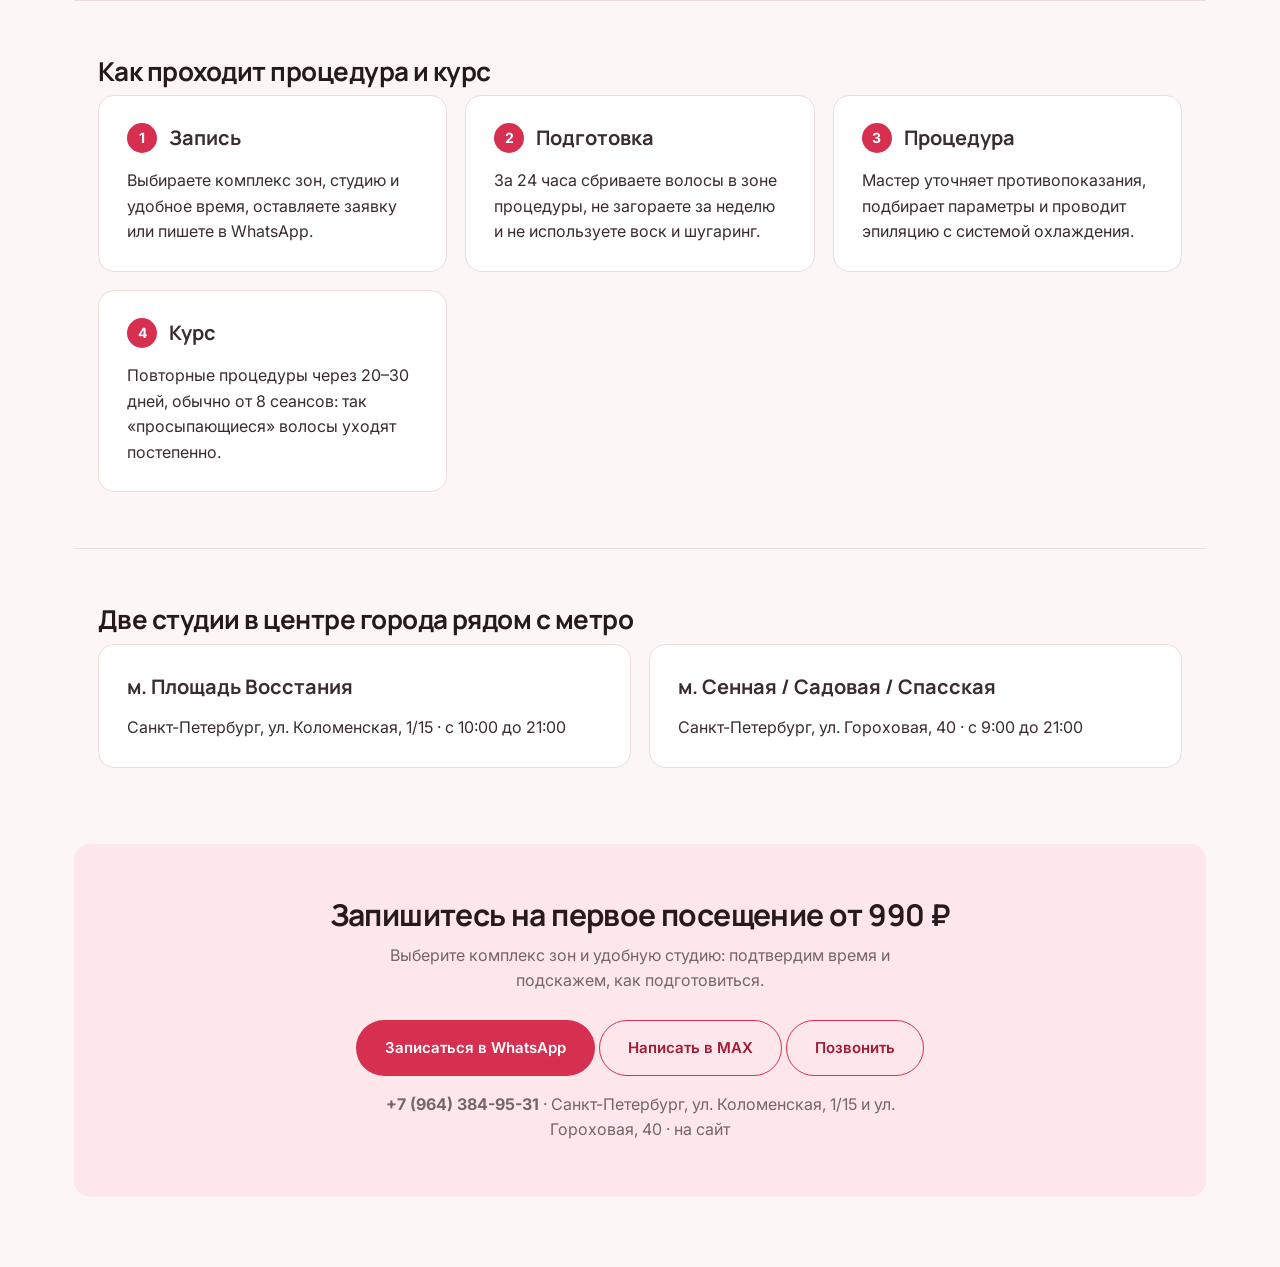
<file: presentation.html>
<!DOCTYPE html>
<html lang="ru">
<head>
<meta charset="UTF-8">
<meta name="viewport" content="width=device-width, initial-scale=1.0">
<title>MIAMI — лазерная эпиляция в Санкт-Петербурге: цены на первое посещение</title>
<meta name="robots" content="noindex">
<link rel="icon" href="img/favicon.svg" type="image/svg+xml">
<link rel="preconnect" href="https://fonts.googleapis.com">
<link rel="preconnect" href="https://fonts.gstatic.com" crossorigin>
<link href="https://fonts.googleapis.com/css2?family=Manrope:wght@500;600;700;800&family=Inter:wght@400;500;600;700&display=swap" rel="stylesheet">
<link rel="stylesheet" href="styles.css">
<link rel="stylesheet" href="materials.css">
</head>
<body>

<div class="doc-bar">
  <div class="doc-bar__inner">
    <a href="index.html" class="doc-bar__back">← <span>Назад на сайт</span></a>
    <div class="doc-actions-wrap doc-bar__actions">
      <a href="index.html" class="btn btn--outline">На сайт</a>
    </div>
  </div>
</div>

<div class="container">

  <section class="pitch">
    <p class="section-tag eyebrow--center">Лазерная эпиляция · Санкт-Петербург</p>
    <h1>Гладкая кожа без раздражения: первое посещение от 990 ₽</h1>
    <p class="pitch__lead">Диодный лазер 808 нм с системой охлаждения, единая цена на все аппараты и две студии рядом с метро. Выберите комплекс зон, а мастер проведёт процедуру и расскажет, как пройти курс.</p>
    <div class="pitch__meta">
      <div><b>от 990 ₽</b><span>комплекс на первое посещение</span></div>
      <div><b>808 нм</b><span>диодный лазер, подходит почти всем типам кожи</span></div>
      <div><b>2 студии</b><span>Площадь Восстания и Сенная</span></div>
    </div>
  </section>

  <section class="doc-section">
    <h2>Цены на первое посещение</h2>
    <p class="doc-section__lead">Цена в списке — за первое посещение. Единая цена действует на все модели лазеров студии.</p>
    <div class="card">
      <div class="offer">
        <div><span class="offer__name">Бикини + подмышки</span><span class="offer__desc">Тотальное бикини и подмышки. Следующие визиты — 1 490 ₽.</span></div>
        <span class="offer__price">990 ₽</span>
      </div>
      <div class="offer">
        <div><span class="offer__name">Бикини + подмышки + голени</span><span class="offer__desc">Тотальное бикини, подмышки и голени. Следующие визиты — 2 190 ₽.</span></div>
        <span class="offer__price">1 590 ₽</span>
      </div>
      <div class="offer">
        <div><span class="offer__name">Бикини + подмышки + ноги полностью</span><span class="offer__desc">Тотальное бикини, подмышки и ноги полностью. Следующие визиты — 2 590 ₽.</span></div>
        <span class="offer__price">1 990 ₽</span>
      </div>
      <div class="offer">
        <div><span class="offer__name">Всё тело</span><span class="offer__desc">Бикини, подмышки, ноги полностью, руки полностью и малая зона на выбор. Следующие визиты — 3 990 ₽.</span></div>
        <span class="offer__price">2 990 ₽</span>
      </div>
    </div>
    <p class="card__note" style="margin-top:14px">Для заметного результата нужен курс: обычно от 8 процедур с интервалом 20–30 дней. Цену следующего посещения можно уточнить у администратора.</p>
  </section>

  <section class="doc-section">
    <h2>Чем лазерная эпиляция лучше бритвы и воска</h2>
    <div class="grid-3">
      <div class="card"><p class="card__title">Действует на корень</p><p>Лазер разрушает волосяной фолликул, поэтому с каждым сеансом волос становится меньше. Выпадение заметно уже после первого посещения, до 30% волос.</p></div>
      <div class="card"><p class="card__title">Без раздражения</p><p>Нет бритвенных порезов, точек и вросших волосков. Система охлаждения делает процедуру комфортной.</p></div>
      <div class="card"><p class="card__title">Подходит почти всем</p><p>Длина волны 808 нм действует на волосяной фолликул и подходит почти всем типам кожи. Противопоказания мастер уточняет до начала.</p></div>
    </div>
  </section>

  <section class="doc-section">
    <h2>Как проходит процедура и курс</h2>
    <div class="grid-3">
      <div class="card"><div class="card__head"><span class="card__step">1</span><p class="card__title">Запись</p></div><p>Выбираете комплекс зон, студию и удобное время, оставляете заявку или пишете в WhatsApp.</p></div>
      <div class="card"><div class="card__head"><span class="card__step">2</span><p class="card__title">Подготовка</p></div><p>За 24 часа сбриваете волосы в зоне процедуры, не загораете за неделю и не используете воск и шугаринг.</p></div>
      <div class="card"><div class="card__head"><span class="card__step">3</span><p class="card__title">Процедура</p></div><p>Мастер уточняет противопоказания, подбирает параметры и проводит эпиляцию с системой охлаждения.</p></div>
      <div class="card"><div class="card__head"><span class="card__step">4</span><p class="card__title">Курс</p></div><p>Повторные процедуры через 20–30 дней, обычно от 8 сеансов: так «просыпающиеся» волосы уходят постепенно.</p></div>
    </div>
  </section>

  <section class="doc-section">
    <h2>Две студии в центре города рядом с метро</h2>
    <div class="grid-2">
      <div class="card"><p class="card__title">м. Площадь Восстания</p><p>Санкт-Петербург, ул. Коломенская, 1/15 · с 10:00 до 21:00</p></div>
      <div class="card"><p class="card__title">м. Сенная / Садовая / Спасская</p><p>Санкт-Петербург, ул. Гороховая, 40 · с 9:00 до 21:00</p></div>
    </div>
  </section>

  <section class="cta-final">
    <h2>Запишитесь на первое посещение от 990 ₽</h2>
    <p>Выберите комплекс зон и удобную студию: подтвердим время и подскажем, как подготовиться.</p>
    <a href="https://wa.me/79643849531?text=%D0%97%D0%B4%D1%80%D0%B0%D0%B2%D1%81%D1%82%D0%B2%D1%83%D0%B9%D1%82%D0%B5!%20%D0%A5%D0%BE%D1%87%D1%83%20%D0%B7%D0%B0%D0%BF%D0%B8%D1%81%D0%B0%D1%82%D1%8C%D1%81%D1%8F%20%D0%BD%D0%B0%20%D0%BB%D0%B0%D0%B7%D0%B5%D1%80%D0%BD%D1%83%D1%8E%20%D1%8D%D0%BF%D0%B8%D0%BB%D1%8F%D1%86%D0%B8%D1%8E" target="_blank" rel="noopener" class="btn btn--primary">Записаться в WhatsApp</a> <a href="https://max.ru/u/f9LHodD0cOIXlh8GQ10LVenDB17QK4eYrkFnzpt3mBmgPxoT0SjV7-d-AJo" target="_blank" rel="noopener" class="btn btn--outline">Написать в MAX</a> <a href="tel:+79643849531" class="btn btn--outline">Позвонить</a>
    <p style="margin-top:16px;margin-bottom:0"><a href="tel:+79643849531"><b>+7 (964) 384-95-31</b></a> · Санкт-Петербург, ул. Коломенская, 1/15 и ул. Гороховая, 40 · <a href="index.html">на сайт</a></p>
  </section>

</div>

<script src="script.js"></script>
</body>
</html>
</file>
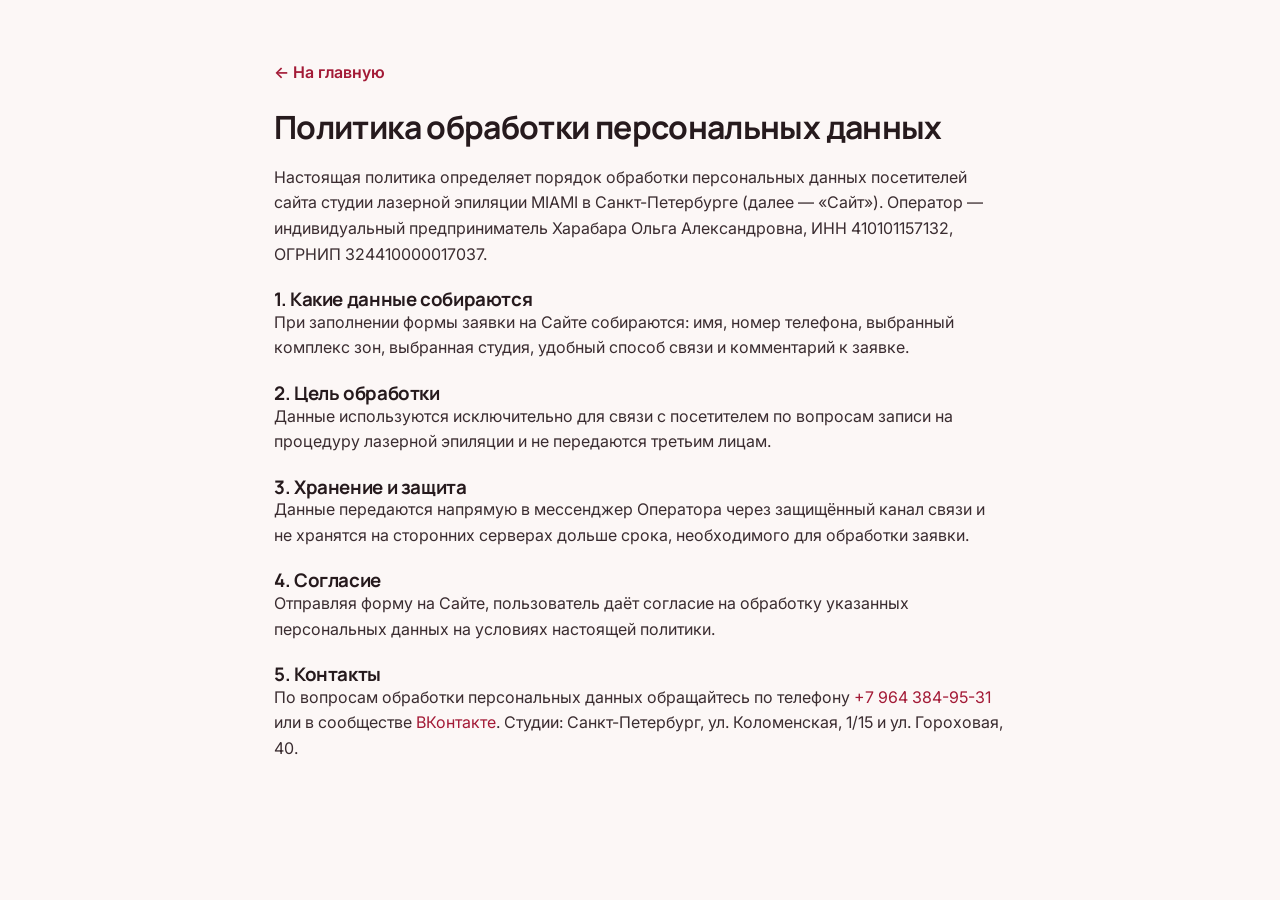
<file: privacy.html>
<!DOCTYPE html>
<html lang="ru">
<head>
<meta charset="UTF-8">
<meta name="viewport" content="width=device-width, initial-scale=1.0">
<title>Политика обработки персональных данных — MIAMI</title>
<link rel="icon" href="img/favicon.svg" type="image/svg+xml">
<link href="https://fonts.googleapis.com/css2?family=Manrope:wght@600;800&family=Inter:wght@400;600&display=swap" rel="stylesheet">
<link rel="stylesheet" href="styles.css">
</head>
<body>
<div class="container" style="padding: 60px 24px; max-width: 780px;">
  <a href="index.html" style="color: var(--clr-accent-dark); font-weight: 600;">← На главную</a>
  <h1 style="margin-top: 24px; margin-bottom: 20px; font-size: 32px;">Политика обработки персональных данных</h1>
  <p>Настоящая политика определяет порядок обработки персональных данных посетителей сайта студии лазерной эпиляции MIAMI в Санкт-Петербурге (далее — «Сайт»). Оператор — индивидуальный предприниматель Харабара Ольга Александровна, ИНН 410101157132, ОГРНИП 324410000017037.</p>
  <h3 style="margin-top:22px">1. Какие данные собираются</h3>
  <p>При заполнении формы заявки на Сайте собираются: имя, номер телефона, выбранный комплекс зон, выбранная студия, удобный способ связи и комментарий к заявке.</p>
  <h3 style="margin-top:22px">2. Цель обработки</h3>
  <p>Данные используются исключительно для связи с посетителем по вопросам записи на процедуру лазерной эпиляции и не передаются третьим лицам.</p>
  <h3 style="margin-top:22px">3. Хранение и защита</h3>
  <p>Данные передаются напрямую в мессенджер Оператора через защищённый канал связи и не хранятся на сторонних серверах дольше срока, необходимого для обработки заявки.</p>
  <h3 style="margin-top:22px">4. Согласие</h3>
  <p>Отправляя форму на Сайте, пользователь даёт согласие на обработку указанных персональных данных на условиях настоящей политики.</p>
  <h3 style="margin-top:22px">5. Контакты</h3>
  <p>По вопросам обработки персональных данных обращайтесь по телефону <a href="tel:+79643849531" style="color:var(--clr-accent-dark)">+7 964 384-95-31</a> или в сообществе <a href="https://vk.ru/club198239908" target="_blank" rel="noopener" style="color:var(--clr-accent-dark)">ВКонтакте</a>. Студии: Санкт-Петербург, ул. Коломенская, 1/15 и ул. Гороховая, 40.</p>
</div>
</body>
</html>
</file>
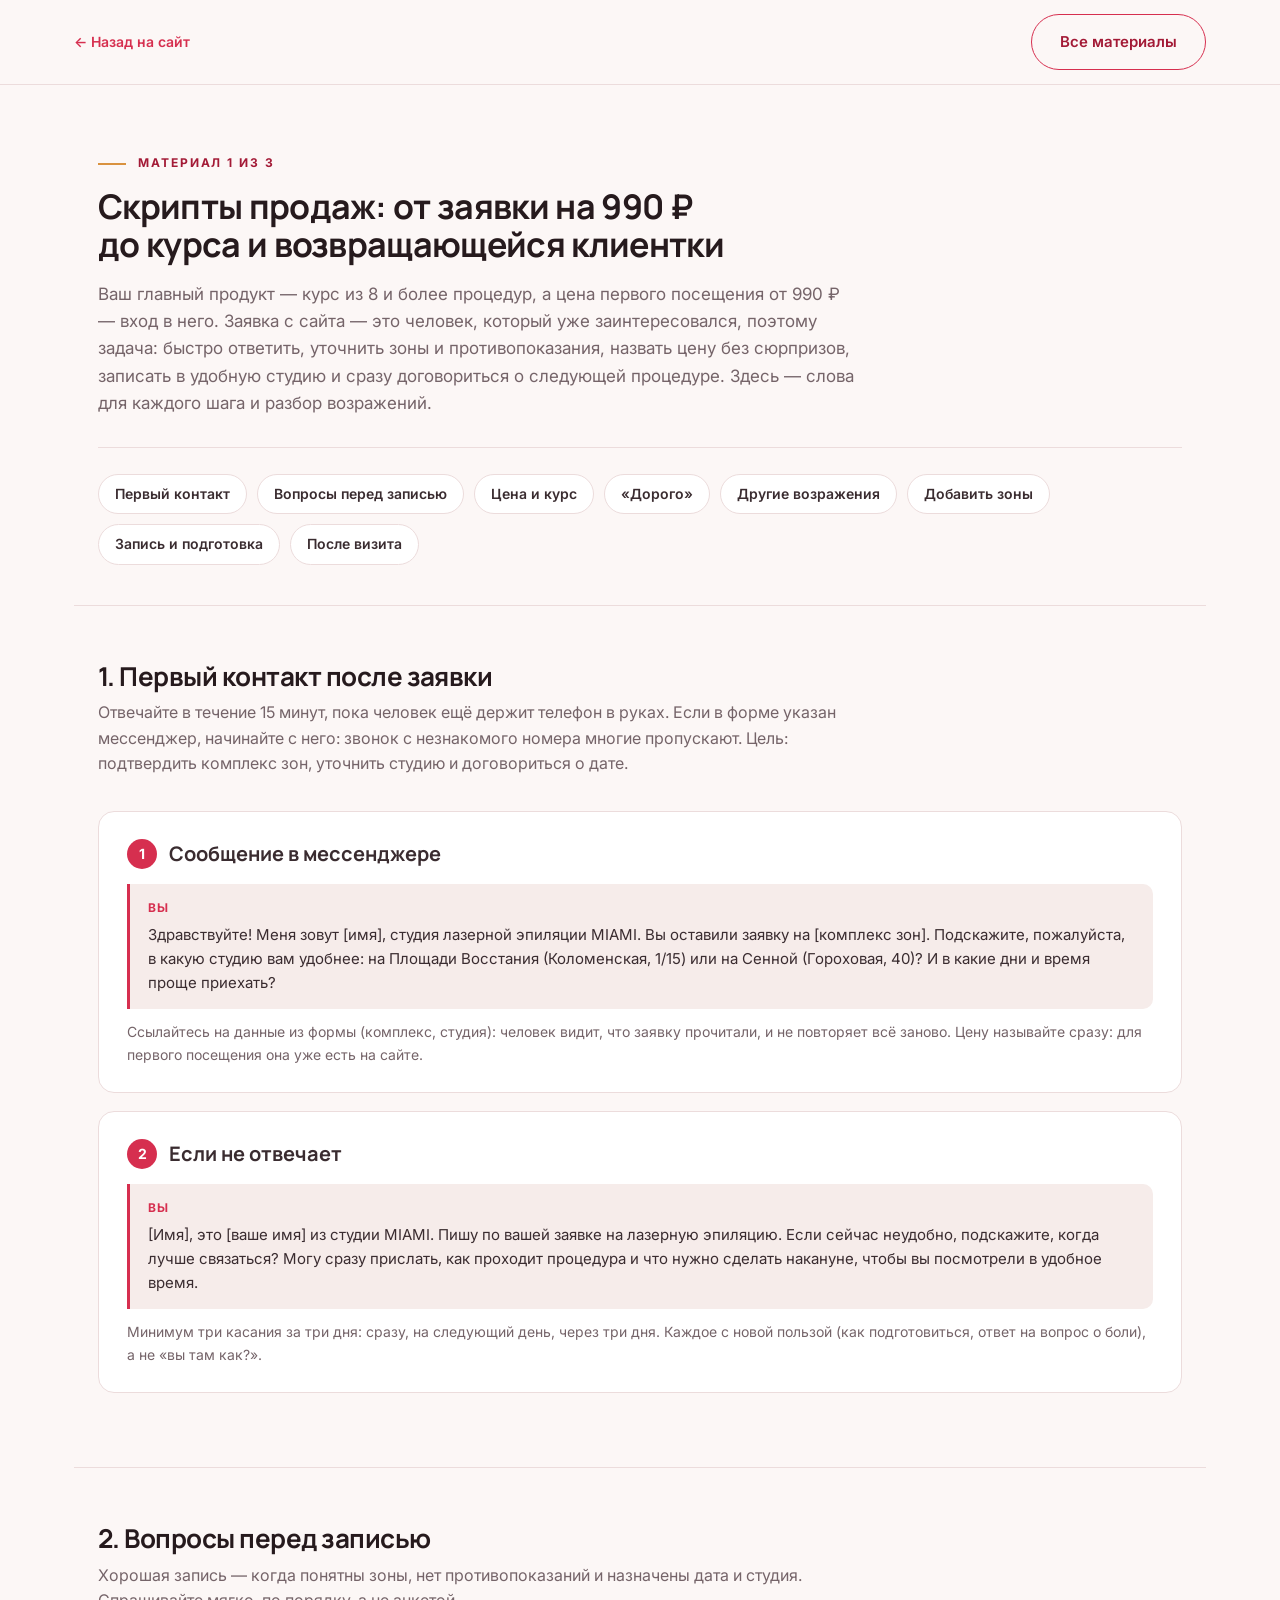
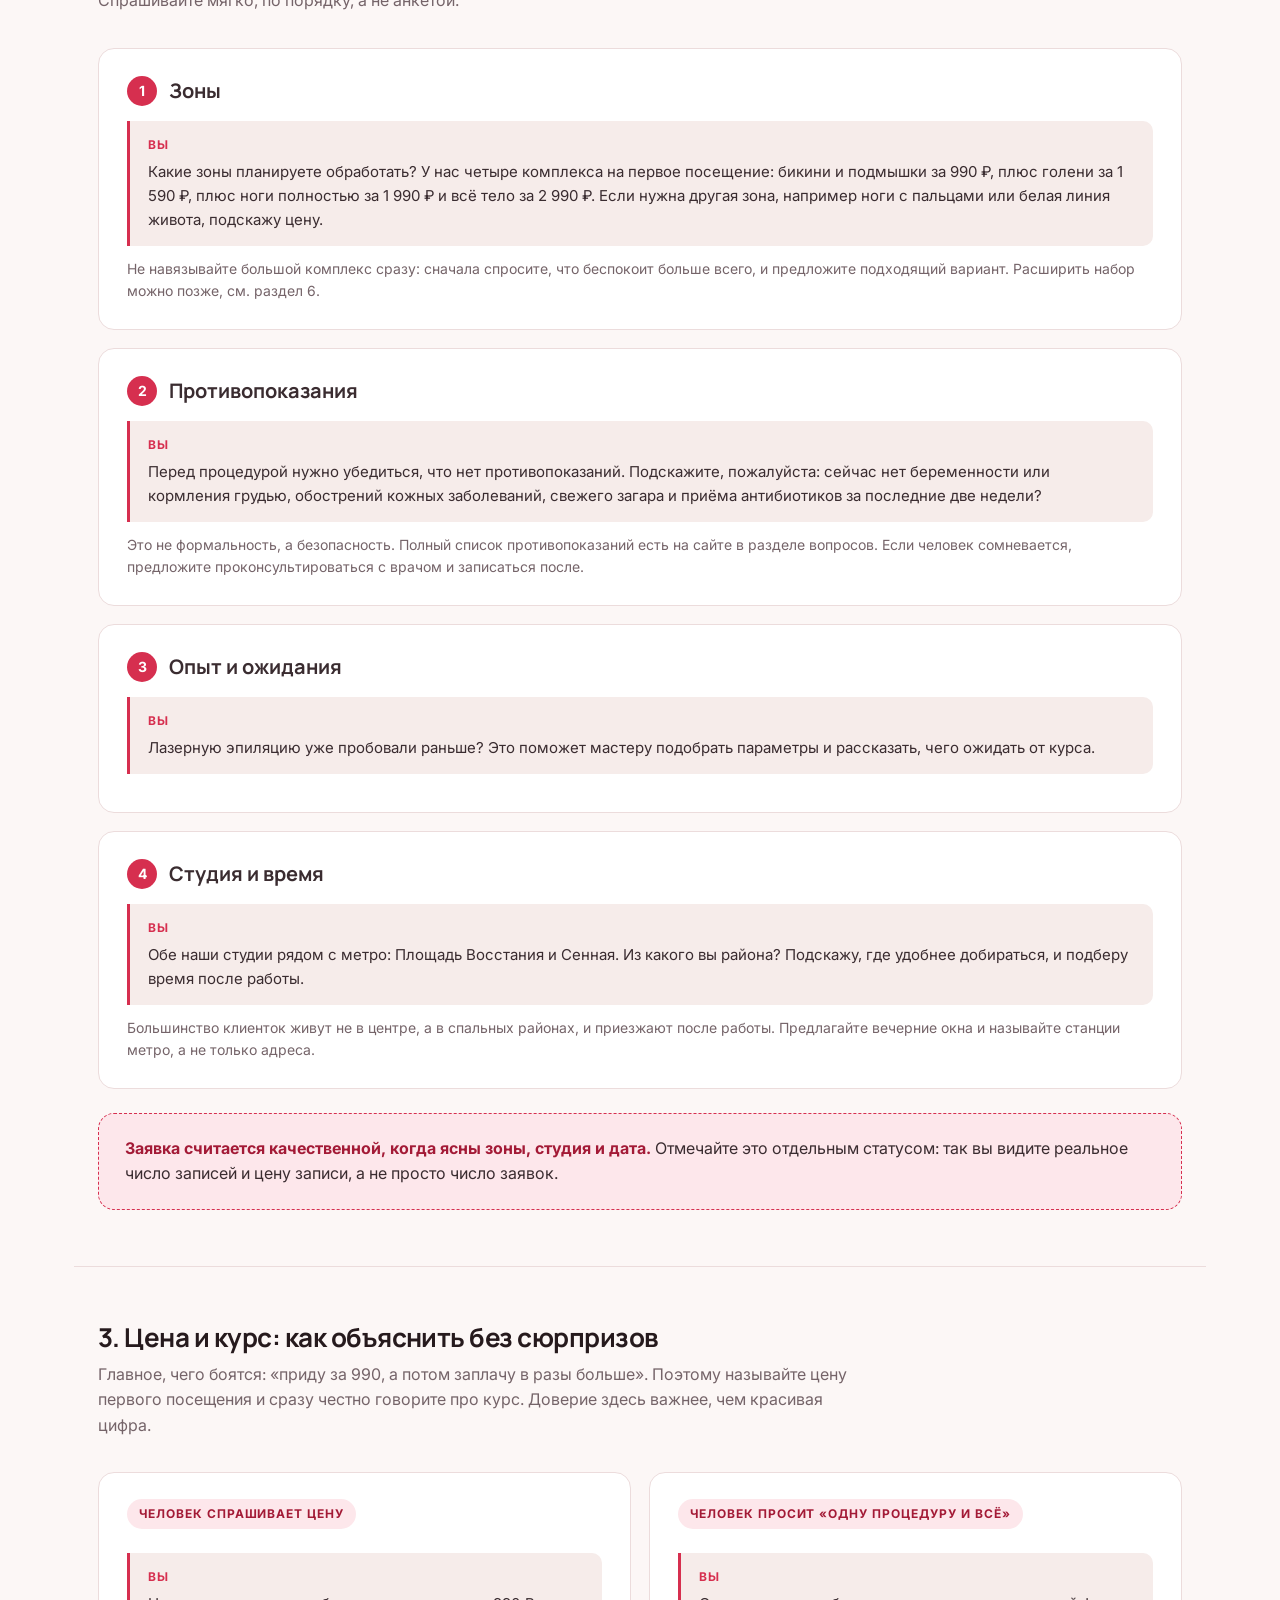
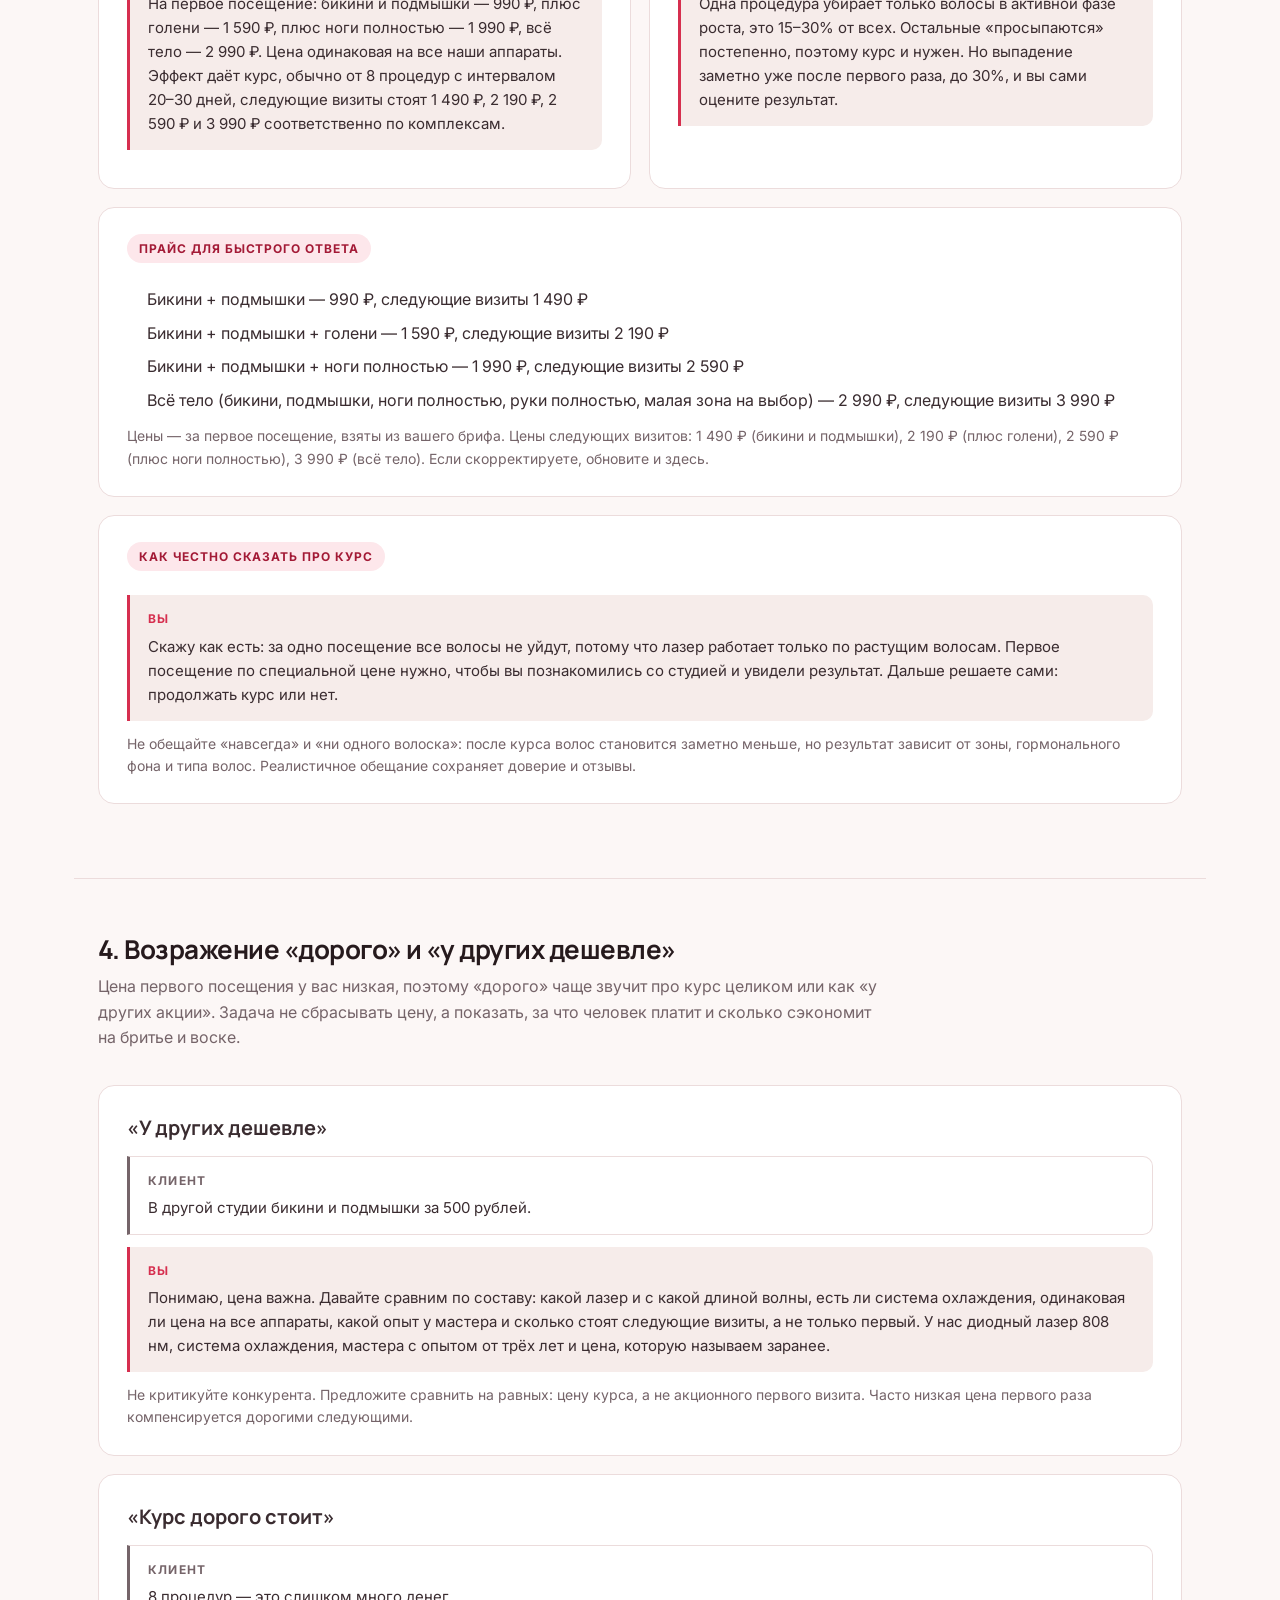
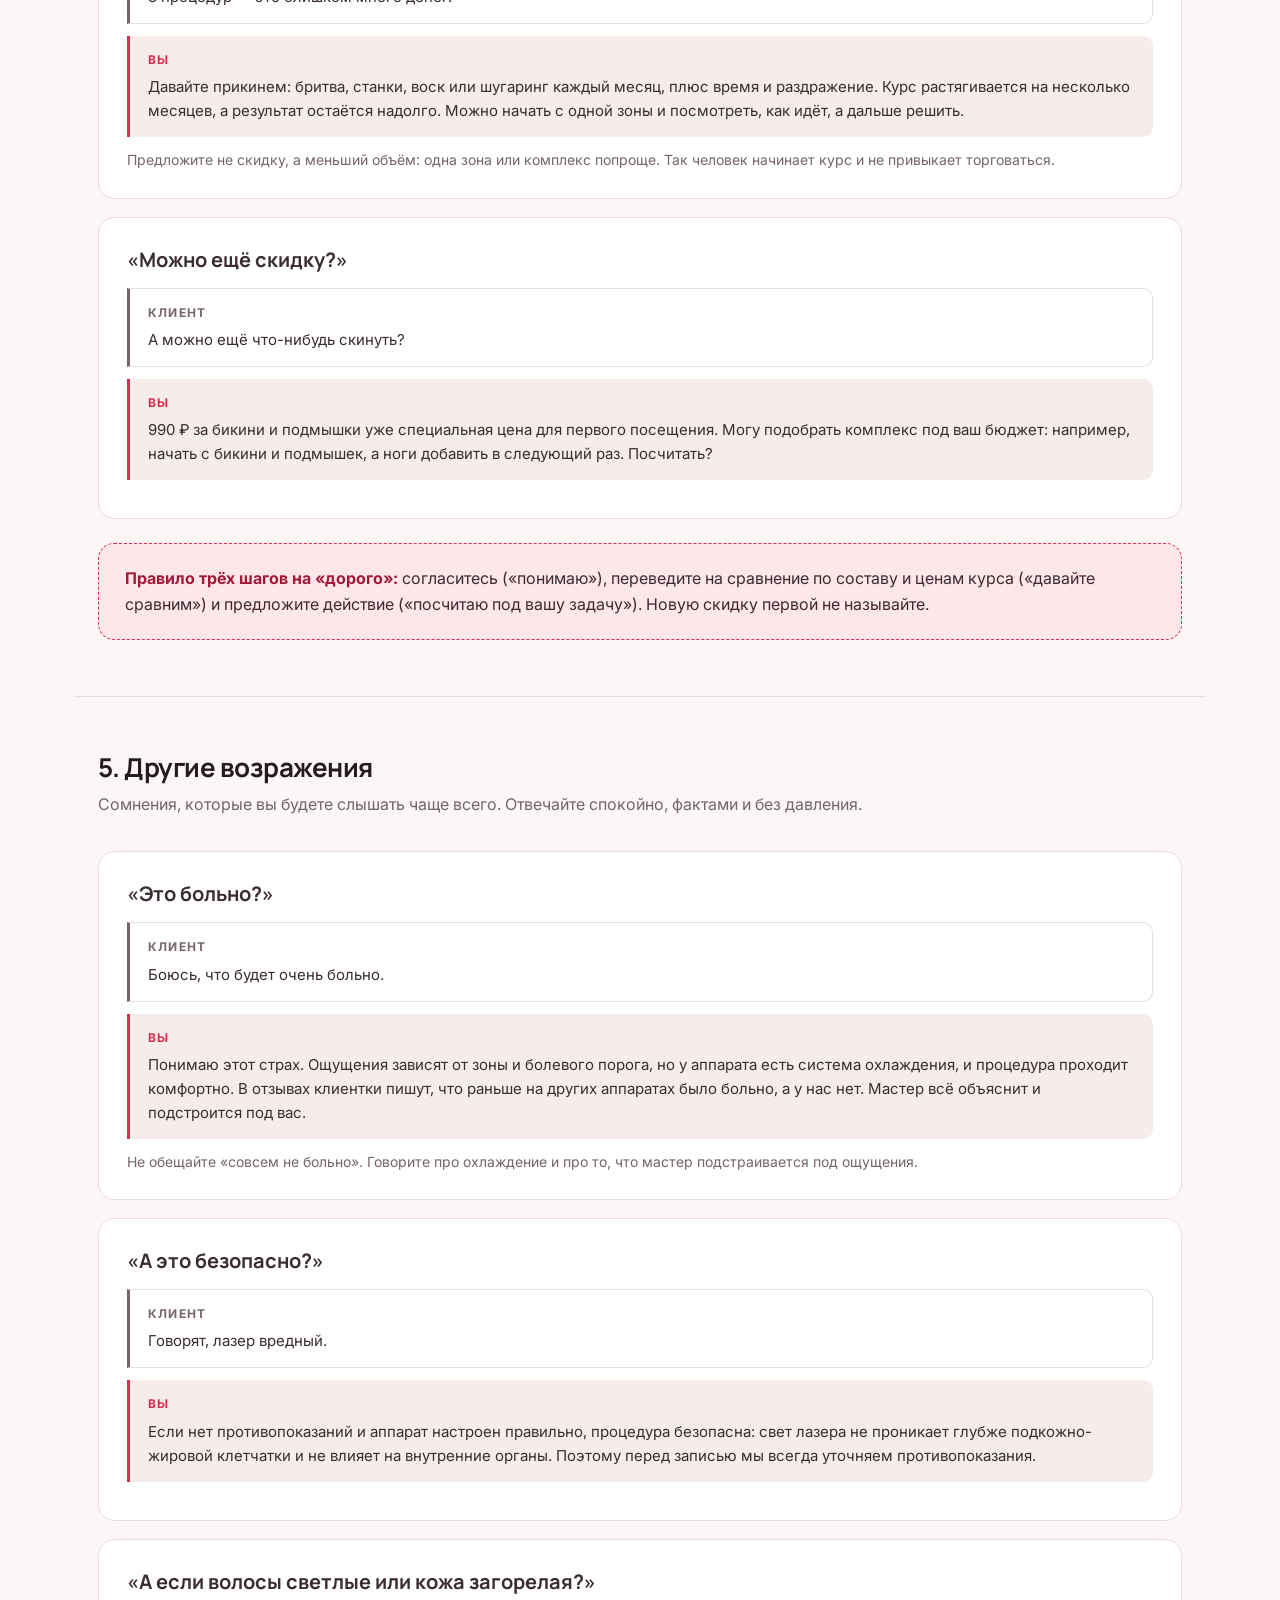
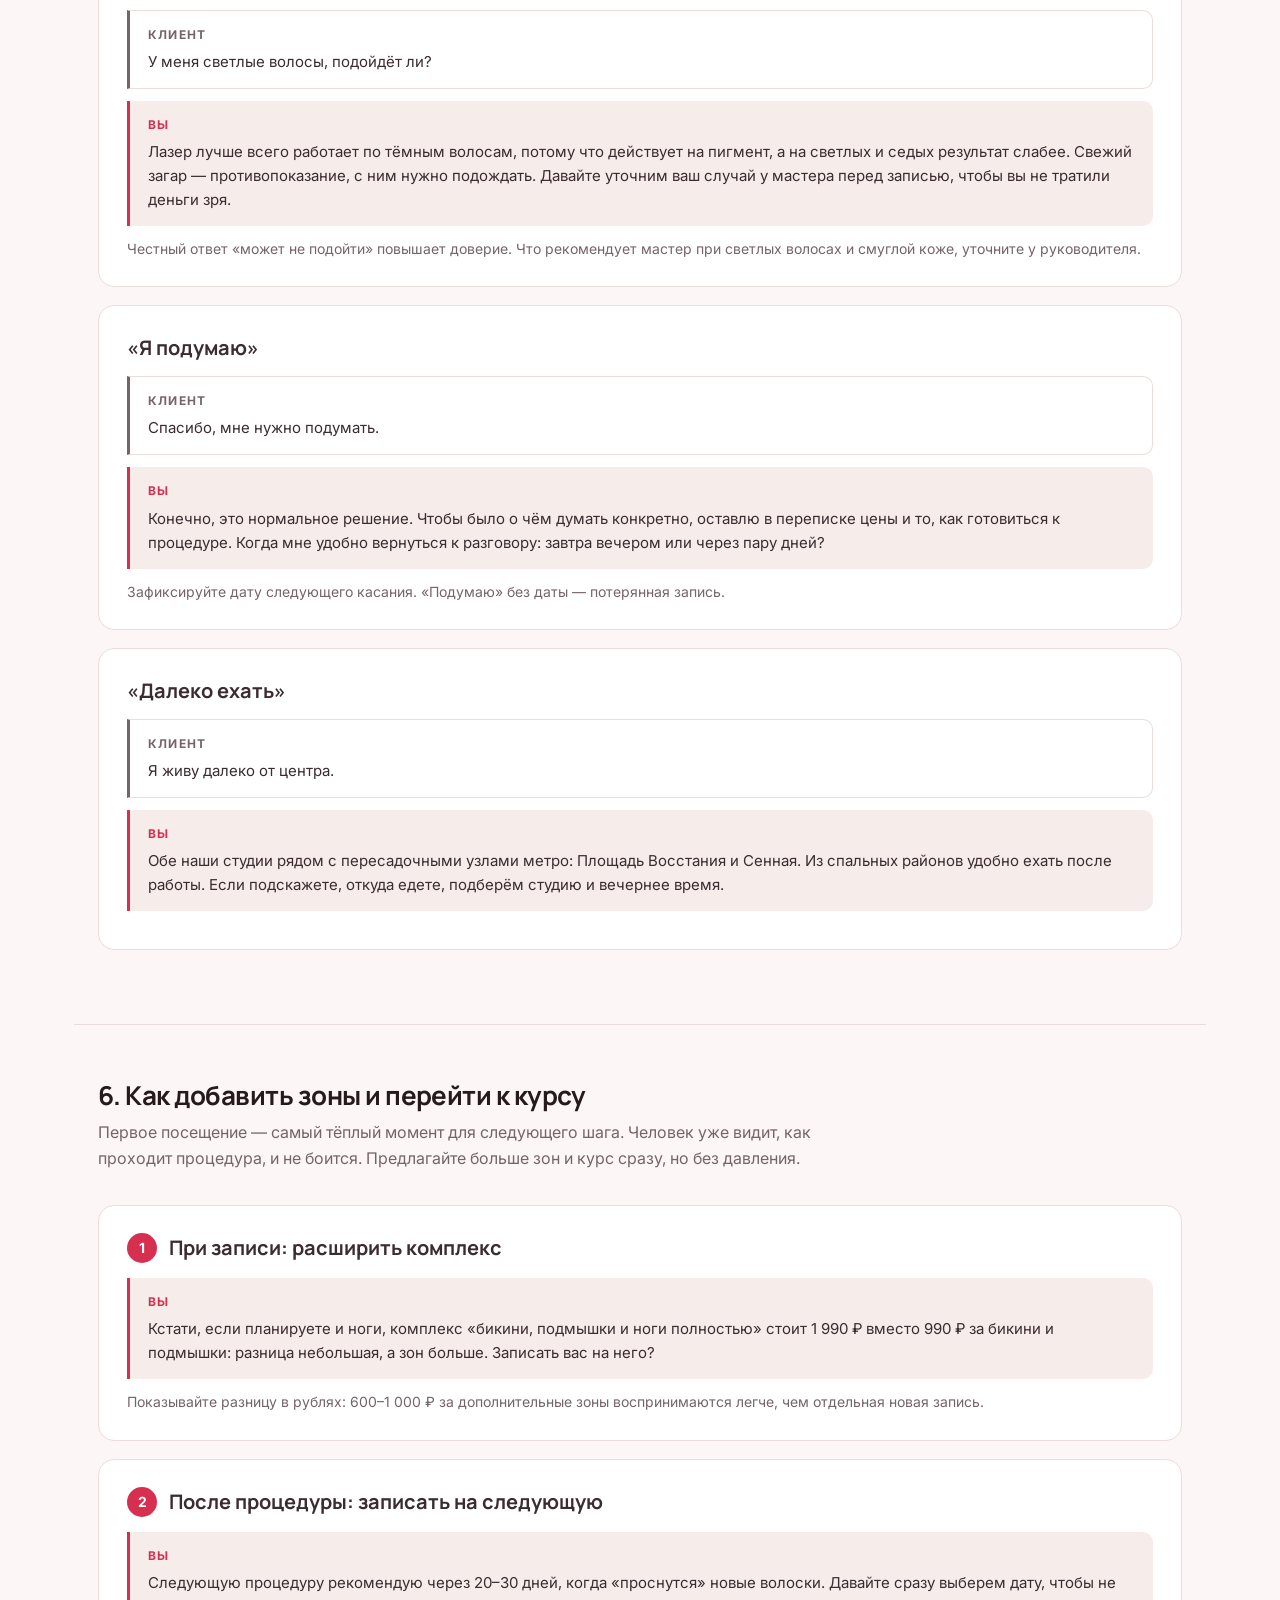
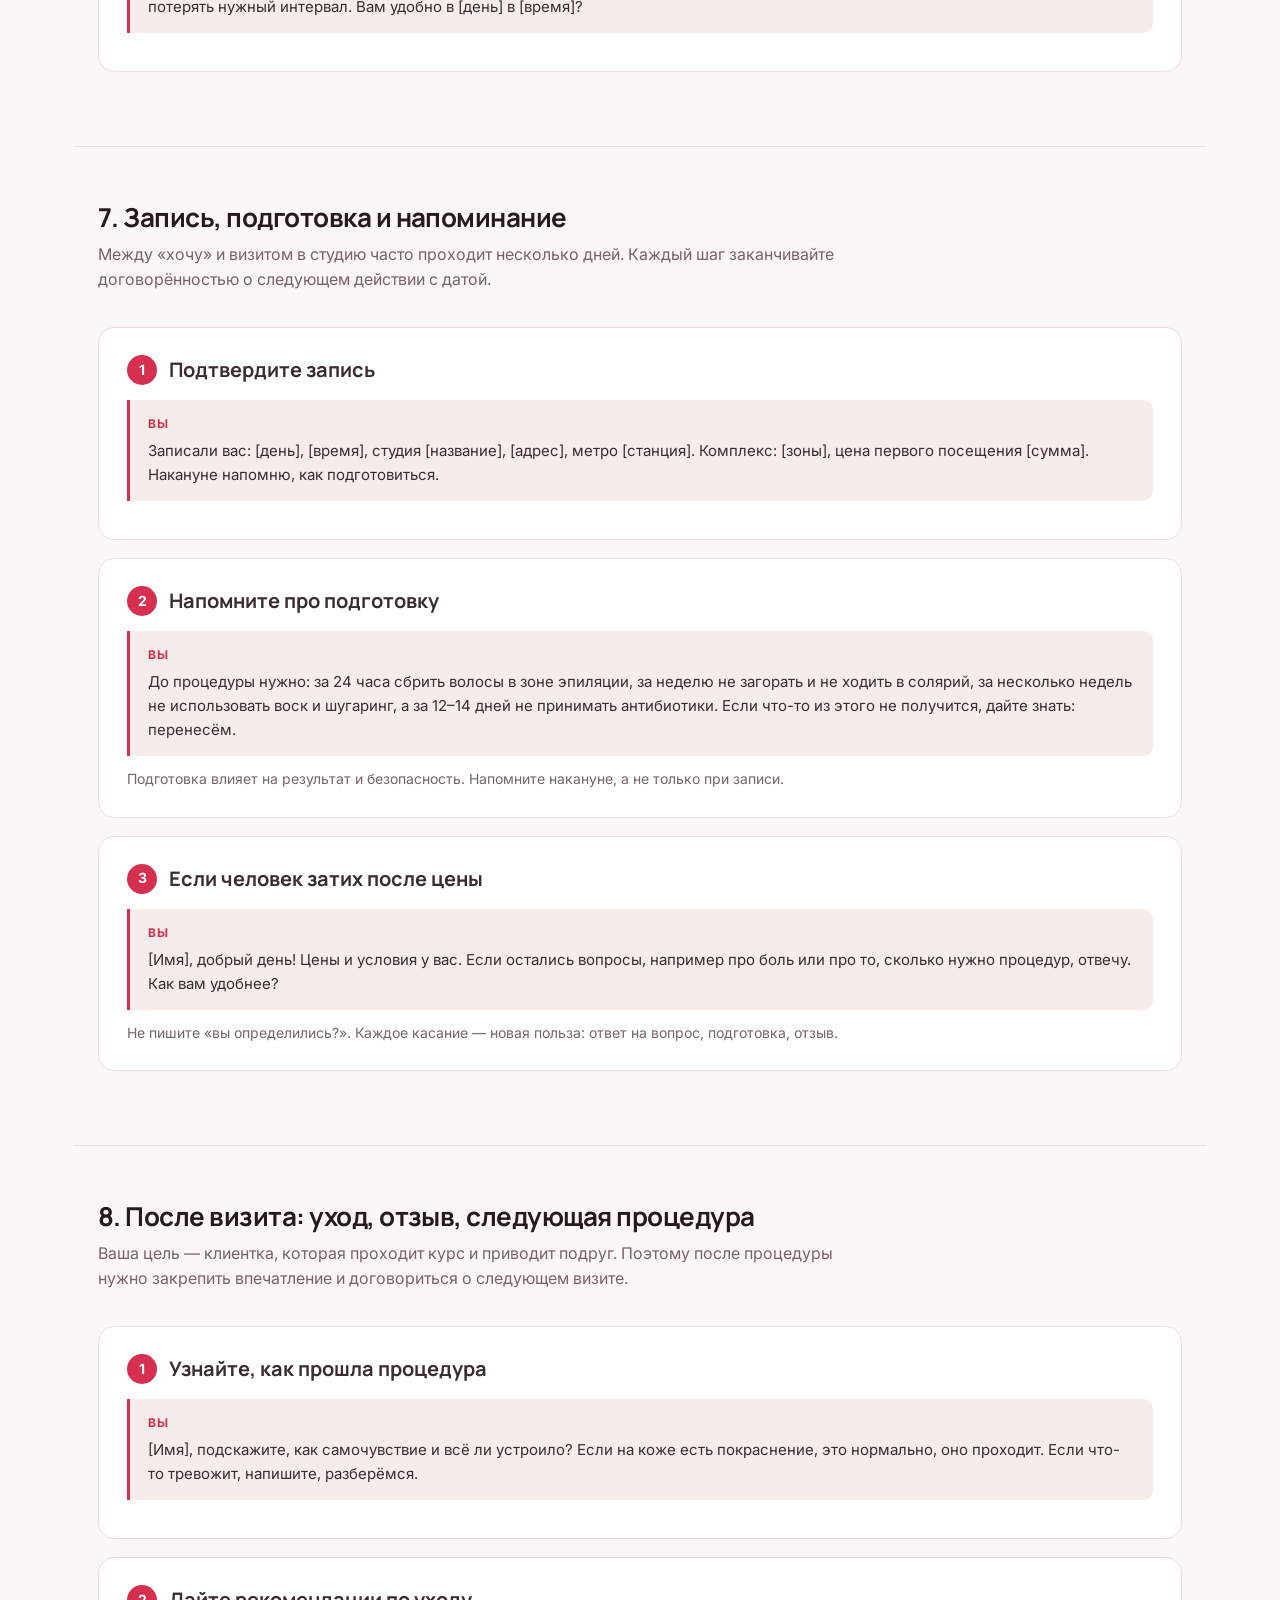
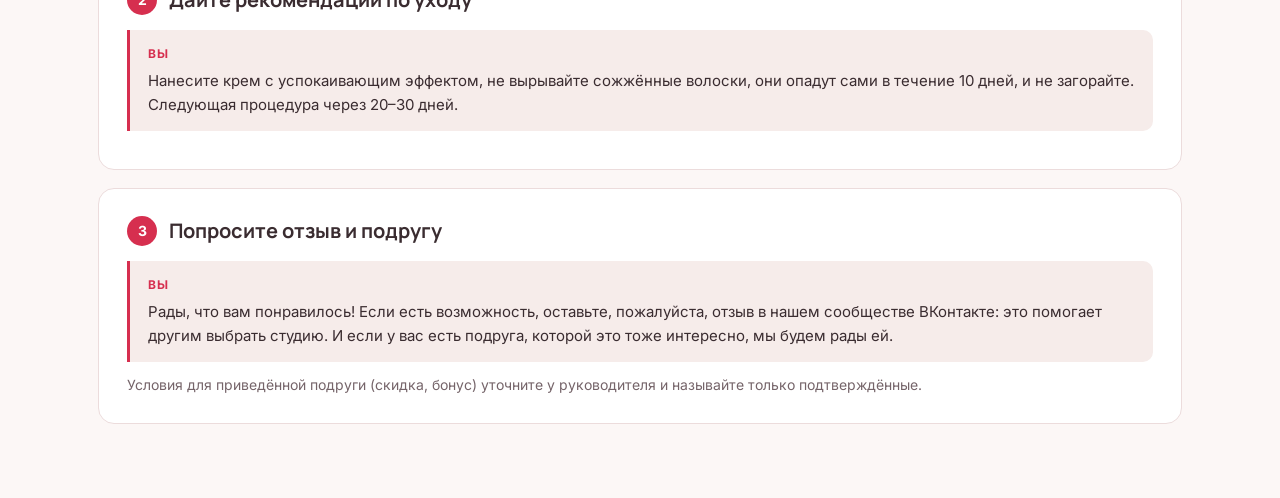
<file: scripts.html>
<!DOCTYPE html>
<html lang="ru">
<head>
<meta charset="UTF-8">
<meta name="viewport" content="width=device-width, initial-scale=1.0">
<title>Скрипты продаж — MIAMI</title>
<meta name="robots" content="noindex">
<link rel="icon" href="img/favicon.svg" type="image/svg+xml">
<link rel="preconnect" href="https://fonts.googleapis.com">
<link rel="preconnect" href="https://fonts.gstatic.com" crossorigin>
<link href="https://fonts.googleapis.com/css2?family=Manrope:wght@500;600;700;800&family=Inter:wght@400;500;600;700&display=swap" rel="stylesheet">
<link rel="stylesheet" href="styles.css">
<link rel="stylesheet" href="materials.css">
</head>
<body>

<div class="doc-bar">
  <div class="doc-bar__inner">
    <a href="index.html" class="doc-bar__back">← <span>Назад на сайт</span></a>
    <div class="doc-actions-wrap doc-bar__actions">
      <a href="materials.html" class="btn btn--outline">Все материалы</a>
    </div>
  </div>
</div>

<div class="container">

  <section class="doc-hero">
    <p class="section-tag">Материал 1 из 3</p>
    <h1>Скрипты продаж: от заявки на 990 ₽ до курса и возвращающейся клиентки</h1>
    <p class="doc-hero__lead">Ваш главный продукт — курс из 8 и более процедур, а цена первого посещения от 990 ₽ — вход в него. Заявка с сайта — это человек, который уже заинтересовался, поэтому задача: быстро ответить, уточнить зоны и противопоказания, назвать цену без сюрпризов, записать в удобную студию и сразу договориться о следующей процедуре. Здесь — слова для каждого шага и разбор возражений.</p>
    <nav class="toc">
      <a href="#first">Первый контакт</a>
      <a href="#qualify">Вопросы перед записью</a>
      <a href="#price">Цена и курс</a>
      <a href="#expensive">«Дорого»</a>
      <a href="#objections">Другие возражения</a>
      <a href="#upsell">Добавить зоны</a>
      <a href="#close">Запись и подготовка</a>
      <a href="#after">После визита</a>
    </nav>
  </section>

  <section class="doc-section" id="first">
    <h2>1. Первый контакт после заявки</h2>
    <p class="doc-section__lead">Отвечайте в течение 15 минут, пока человек ещё держит телефон в руках. Если в форме указан мессенджер, начинайте с него: звонок с незнакомого номера многие пропускают. Цель: подтвердить комплекс зон, уточнить студию и договориться о дате.</p>
    <div class="card">
      <div class="card__head"><span class="card__step">1</span><p class="card__title">Сообщение в мессенджере</p></div>
      <div class="say"><span class="say__who">Вы</span>Здравствуйте! Меня зовут [имя], студия лазерной эпиляции MIAMI. Вы оставили заявку на [комплекс зон]. Подскажите, пожалуйста, в какую студию вам удобнее: на Площади Восстания (Коломенская, 1/15) или на Сенной (Гороховая, 40)? И в какие дни и время проще приехать?</div>
      <p class="card__note">Ссылайтесь на данные из формы (комплекс, студия): человек видит, что заявку прочитали, и не повторяет всё заново. Цену называйте сразу: для первого посещения она уже есть на сайте.</p>
    </div>
    <div class="card">
      <div class="card__head"><span class="card__step">2</span><p class="card__title">Если не отвечает</p></div>
      <div class="say"><span class="say__who">Вы</span>[Имя], это [ваше имя] из студии MIAMI. Пишу по вашей заявке на лазерную эпиляцию. Если сейчас неудобно, подскажите, когда лучше связаться? Могу сразу прислать, как проходит процедура и что нужно сделать накануне, чтобы вы посмотрели в удобное время.</div>
      <p class="card__note">Минимум три касания за три дня: сразу, на следующий день, через три дня. Каждое с новой пользой (как подготовиться, ответ на вопрос о боли), а не «вы там как?».</p>
    </div>
  </section>

  <section class="doc-section" id="qualify">
    <h2>2. Вопросы перед записью</h2>
    <p class="doc-section__lead">Хорошая запись — когда понятны зоны, нет противопоказаний и назначены дата и студия. Спрашивайте мягко, по порядку, а не анкетой.</p>
    <div class="card">
      <div class="card__head"><span class="card__step">1</span><p class="card__title">Зоны</p></div>
      <div class="say"><span class="say__who">Вы</span>Какие зоны планируете обработать? У нас четыре комплекса на первое посещение: бикини и подмышки за 990 ₽, плюс голени за 1 590 ₽, плюс ноги полностью за 1 990 ₽ и всё тело за 2 990 ₽. Если нужна другая зона, например ноги с пальцами или белая линия живота, подскажу цену.</div>
      <p class="card__note">Не навязывайте большой комплекс сразу: сначала спросите, что беспокоит больше всего, и предложите подходящий вариант. Расширить набор можно позже, см. раздел 6.</p>
    </div>
    <div class="card">
      <div class="card__head"><span class="card__step">2</span><p class="card__title">Противопоказания</p></div>
      <div class="say"><span class="say__who">Вы</span>Перед процедурой нужно убедиться, что нет противопоказаний. Подскажите, пожалуйста: сейчас нет беременности или кормления грудью, обострений кожных заболеваний, свежего загара и приёма антибиотиков за последние две недели?</div>
      <p class="card__note">Это не формальность, а безопасность. Полный список противопоказаний есть на сайте в разделе вопросов. Если человек сомневается, предложите проконсультироваться с врачом и записаться после.</p>
    </div>
    <div class="card">
      <div class="card__head"><span class="card__step">3</span><p class="card__title">Опыт и ожидания</p></div>
      <div class="say"><span class="say__who">Вы</span>Лазерную эпиляцию уже пробовали раньше? Это поможет мастеру подобрать параметры и рассказать, чего ожидать от курса.</div>
    </div>
    <div class="card">
      <div class="card__head"><span class="card__step">4</span><p class="card__title">Студия и время</p></div>
      <div class="say"><span class="say__who">Вы</span>Обе наши студии рядом с метро: Площадь Восстания и Сенная. Из какого вы района? Подскажу, где удобнее добираться, и подберу время после работы.</div>
      <p class="card__note">Большинство клиенток живут не в центре, а в спальных районах, и приезжают после работы. Предлагайте вечерние окна и называйте станции метро, а не только адреса.</p>
    </div>
    <div class="tip">
      <strong>Заявка считается качественной, когда ясны зоны, студия и дата.</strong> Отмечайте это отдельным статусом: так вы видите реальное число записей и цену записи, а не просто число заявок.
    </div>
  </section>

  <section class="doc-section" id="price">
    <h2>3. Цена и курс: как объяснить без сюрпризов</h2>
    <p class="doc-section__lead">Главное, чего боятся: «приду за 990, а потом заплачу в разы больше». Поэтому называйте цену первого посещения и сразу честно говорите про курс. Доверие здесь важнее, чем красивая цифра.</p>
    <div class="grid-2">
      <div class="card">
        <span class="tag">Человек спрашивает цену</span>
        <div class="say"><span class="say__who">Вы</span>На первое посещение: бикини и подмышки — 990 ₽, плюс голени — 1 590 ₽, плюс ноги полностью — 1 990 ₽, всё тело — 2 990 ₽. Цена одинаковая на все наши аппараты. Эффект даёт курс, обычно от 8 процедур с интервалом 20–30 дней, следующие визиты стоят 1 490 ₽, 2 190 ₽, 2 590 ₽ и 3 990 ₽ соответственно по комплексам.</div>
      </div>
      <div class="card">
        <span class="tag">Человек просит «одну процедуру и всё»</span>
        <div class="say"><span class="say__who">Вы</span>Одна процедура убирает только волосы в активной фазе роста, это 15–30% от всех. Остальные «просыпаются» постепенно, поэтому курс и нужен. Но выпадение заметно уже после первого раза, до 30%, и вы сами оцените результат.</div>
      </div>
    </div>
    <div class="card" style="margin-top:18px">
      <span class="tag">Прайс для быстрого ответа</span>
      <ul class="ul">
        <li>Бикини + подмышки — 990 ₽, следующие визиты 1 490 ₽</li>
        <li>Бикини + подмышки + голени — 1 590 ₽, следующие визиты 2 190 ₽</li>
        <li>Бикини + подмышки + ноги полностью — 1 990 ₽, следующие визиты 2 590 ₽</li>
        <li>Всё тело (бикини, подмышки, ноги полностью, руки полностью, малая зона на выбор) — 2 990 ₽, следующие визиты 3 990 ₽</li>
      </ul>
      <p class="card__note">Цены — за первое посещение, взяты из вашего брифа. Цены следующих визитов: 1 490 ₽ (бикини и подмышки), 2 190 ₽ (плюс голени), 2 590 ₽ (плюс ноги полностью), 3 990 ₽ (всё тело). Если скорректируете, обновите и здесь.</p>
    </div>
    <div class="card">
      <span class="tag">Как честно сказать про курс</span>
      <div class="say"><span class="say__who">Вы</span>Скажу как есть: за одно посещение все волосы не уйдут, потому что лазер работает только по растущим волосам. Первое посещение по специальной цене нужно, чтобы вы познакомились со студией и увидели результат. Дальше решаете сами: продолжать курс или нет.</div>
      <p class="card__note">Не обещайте «навсегда» и «ни одного волоска»: после курса волос становится заметно меньше, но результат зависит от зоны, гормонального фона и типа волос. Реалистичное обещание сохраняет доверие и отзывы.</p>
    </div>
  </section>

  <section class="doc-section" id="expensive">
    <h2>4. Возражение «дорого» и «у других дешевле»</h2>
    <p class="doc-section__lead">Цена первого посещения у вас низкая, поэтому «дорого» чаще звучит про курс целиком или как «у других акции». Задача не сбрасывать цену, а показать, за что человек платит и сколько сэкономит на бритье и воске.</p>

    <div class="card">
      <p class="card__title">«У других дешевле»</p>
      <div class="say say--client"><span class="say__who">Клиент</span>В другой студии бикини и подмышки за 500 рублей.</div>
      <div class="say"><span class="say__who">Вы</span>Понимаю, цена важна. Давайте сравним по составу: какой лазер и с какой длиной волны, есть ли система охлаждения, одинаковая ли цена на все аппараты, какой опыт у мастера и сколько стоят следующие визиты, а не только первый. У нас диодный лазер 808 нм, система охлаждения, мастера с опытом от трёх лет и цена, которую называем заранее.</div>
      <p class="card__note">Не критикуйте конкурента. Предложите сравнить на равных: цену курса, а не акционного первого визита. Часто низкая цена первого раза компенсируется дорогими следующими.</p>
    </div>
    <div class="card">
      <p class="card__title">«Курс дорого стоит»</p>
      <div class="say say--client"><span class="say__who">Клиент</span>8 процедур — это слишком много денег.</div>
      <div class="say"><span class="say__who">Вы</span>Давайте прикинем: бритва, станки, воск или шугаринг каждый месяц, плюс время и раздражение. Курс растягивается на несколько месяцев, а результат остаётся надолго. Можно начать с одной зоны и посмотреть, как идёт, а дальше решить.</div>
      <p class="card__note">Предложите не скидку, а меньший объём: одна зона или комплекс попроще. Так человек начинает курс и не привыкает торговаться.</p>
    </div>
    <div class="card">
      <p class="card__title">«Можно ещё скидку?»</p>
      <div class="say say--client"><span class="say__who">Клиент</span>А можно ещё что-нибудь скинуть?</div>
      <div class="say"><span class="say__who">Вы</span>990 ₽ за бикини и подмышки уже специальная цена для первого посещения. Могу подобрать комплекс под ваш бюджет: например, начать с бикини и подмышек, а ноги добавить в следующий раз. Посчитать?</div>
    </div>
    <div class="tip">
      <strong>Правило трёх шагов на «дорого»:</strong> согласитесь («понимаю»), переведите на сравнение по составу и ценам курса («давайте сравним») и предложите действие («посчитаю под вашу задачу»). Новую скидку первой не называйте.
    </div>
  </section>

  <section class="doc-section" id="objections">
    <h2>5. Другие возражения</h2>
    <p class="doc-section__lead">Сомнения, которые вы будете слышать чаще всего. Отвечайте спокойно, фактами и без давления.</p>
    <div class="card">
      <p class="card__title">«Это больно?»</p>
      <div class="say say--client"><span class="say__who">Клиент</span>Боюсь, что будет очень больно.</div>
      <div class="say"><span class="say__who">Вы</span>Понимаю этот страх. Ощущения зависят от зоны и болевого порога, но у аппарата есть система охлаждения, и процедура проходит комфортно. В отзывах клиентки пишут, что раньше на других аппаратах было больно, а у нас нет. Мастер всё объяснит и подстроится под вас.</div>
      <p class="card__note">Не обещайте «совсем не больно». Говорите про охлаждение и про то, что мастер подстраивается под ощущения.</p>
    </div>
    <div class="card">
      <p class="card__title">«А это безопасно?»</p>
      <div class="say say--client"><span class="say__who">Клиент</span>Говорят, лазер вредный.</div>
      <div class="say"><span class="say__who">Вы</span>Если нет противопоказаний и аппарат настроен правильно, процедура безопасна: свет лазера не проникает глубже подкожно-жировой клетчатки и не влияет на внутренние органы. Поэтому перед записью мы всегда уточняем противопоказания.</div>
    </div>
    <div class="card">
      <p class="card__title">«А если волосы светлые или кожа загорелая?»</p>
      <div class="say say--client"><span class="say__who">Клиент</span>У меня светлые волосы, подойдёт ли?</div>
      <div class="say"><span class="say__who">Вы</span>Лазер лучше всего работает по тёмным волосам, потому что действует на пигмент, а на светлых и седых результат слабее. Свежий загар — противопоказание, с ним нужно подождать. Давайте уточним ваш случай у мастера перед записью, чтобы вы не тратили деньги зря.</div>
      <p class="card__note">Честный ответ «может не подойти» повышает доверие. Что рекомендует мастер при светлых волосах и смуглой коже, уточните у руководителя.</p>
    </div>
    <div class="card">
      <p class="card__title">«Я подумаю»</p>
      <div class="say say--client"><span class="say__who">Клиент</span>Спасибо, мне нужно подумать.</div>
      <div class="say"><span class="say__who">Вы</span>Конечно, это нормальное решение. Чтобы было о чём думать конкретно, оставлю в переписке цены и то, как готовиться к процедуре. Когда мне удобно вернуться к разговору: завтра вечером или через пару дней?</div>
      <p class="card__note">Зафиксируйте дату следующего касания. «Подумаю» без даты — потерянная запись.</p>
    </div>
    <div class="card">
      <p class="card__title">«Далеко ехать»</p>
      <div class="say say--client"><span class="say__who">Клиент</span>Я живу далеко от центра.</div>
      <div class="say"><span class="say__who">Вы</span>Обе наши студии рядом с пересадочными узлами метро: Площадь Восстания и Сенная. Из спальных районов удобно ехать после работы. Если подскажете, откуда едете, подберём студию и вечернее время.</div>
    </div>
  </section>

  <section class="doc-section" id="upsell">
    <h2>6. Как добавить зоны и перейти к курсу</h2>
    <p class="doc-section__lead">Первое посещение — самый тёплый момент для следующего шага. Человек уже видит, как проходит процедура, и не боится. Предлагайте больше зон и курс сразу, но без давления.</p>
    <div class="card">
      <div class="card__head"><span class="card__step">1</span><p class="card__title">При записи: расширить комплекс</p></div>
      <div class="say"><span class="say__who">Вы</span>Кстати, если планируете и ноги, комплекс «бикини, подмышки и ноги полностью» стоит 1 990 ₽ вместо 990 ₽ за бикини и подмышки: разница небольшая, а зон больше. Записать вас на него?</div>
      <p class="card__note">Показывайте разницу в рублях: 600–1 000 ₽ за дополнительные зоны воспринимаются легче, чем отдельная новая запись.</p>
    </div>
    <div class="card">
      <div class="card__head"><span class="card__step">2</span><p class="card__title">После процедуры: записать на следующую</p></div>
      <div class="say"><span class="say__who">Вы</span>Следующую процедуру рекомендую через 20–30 дней, когда «проснутся» новые волоски. Давайте сразу выберем дату, чтобы не потерять нужный интервал. Вам удобно в [день] в [время]?</div>
    </div>
  </section>

  <section class="doc-section" id="close">
    <h2>7. Запись, подготовка и напоминание</h2>
    <p class="doc-section__lead">Между «хочу» и визитом в студию часто проходит несколько дней. Каждый шаг заканчивайте договорённостью о следующем действии с датой.</p>
    <div class="card">
      <div class="card__head"><span class="card__step">1</span><p class="card__title">Подтвердите запись</p></div>
      <div class="say"><span class="say__who">Вы</span>Записали вас: [день], [время], студия [название], [адрес], метро [станция]. Комплекс: [зоны], цена первого посещения [сумма]. Накануне напомню, как подготовиться.</div>
    </div>
    <div class="card">
      <div class="card__head"><span class="card__step">2</span><p class="card__title">Напомните про подготовку</p></div>
      <div class="say"><span class="say__who">Вы</span>До процедуры нужно: за 24 часа сбрить волосы в зоне эпиляции, за неделю не загорать и не ходить в солярий, за несколько недель не использовать воск и шугаринг, а за 12–14 дней не принимать антибиотики. Если что-то из этого не получится, дайте знать: перенесём.</div>
      <p class="card__note">Подготовка влияет на результат и безопасность. Напомните накануне, а не только при записи.</p>
    </div>
    <div class="card">
      <div class="card__head"><span class="card__step">3</span><p class="card__title">Если человек затих после цены</p></div>
      <div class="say"><span class="say__who">Вы</span>[Имя], добрый день! Цены и условия у вас. Если остались вопросы, например про боль или про то, сколько нужно процедур, отвечу. Как вам удобнее?</div>
      <p class="card__note">Не пишите «вы определились?». Каждое касание — новая польза: ответ на вопрос, подготовка, отзыв.</p>
    </div>
  </section>

  <section class="doc-section" id="after">
    <h2>8. После визита: уход, отзыв, следующая процедура</h2>
    <p class="doc-section__lead">Ваша цель — клиентка, которая проходит курс и приводит подруг. Поэтому после процедуры нужно закрепить впечатление и договориться о следующем визите.</p>
    <div class="card">
      <div class="card__head"><span class="card__step">1</span><p class="card__title">Узнайте, как прошла процедура</p></div>
      <div class="say"><span class="say__who">Вы</span>[Имя], подскажите, как самочувствие и всё ли устроило? Если на коже есть покраснение, это нормально, оно проходит. Если что-то тревожит, напишите, разберёмся.</div>
    </div>
    <div class="card">
      <div class="card__head"><span class="card__step">2</span><p class="card__title">Дайте рекомендации по уходу</p></div>
      <div class="say"><span class="say__who">Вы</span>Нанесите крем с успокаивающим эффектом, не вырывайте сожжённые волоски, они опадут сами в течение 10 дней, и не загорайте. Следующая процедура через 20–30 дней.</div>
    </div>
    <div class="card">
      <div class="card__head"><span class="card__step">3</span><p class="card__title">Попросите отзыв и подругу</p></div>
      <div class="say"><span class="say__who">Вы</span>Рады, что вам понравилось! Если есть возможность, оставьте, пожалуйста, отзыв в нашем сообществе ВКонтакте: это помогает другим выбрать студию. И если у вас есть подруга, которой это тоже интересно, мы будем рады ей.</div>
      <p class="card__note">Условия для приведённой подруги (скидка, бонус) уточните у руководителя и называйте только подтверждённые.</p>
    </div>
  </section>

</div>

<script src="script.js"></script>
</body>
</html>
</file>
<file: styles.css>
:root {
  --clr-bg: #fcf7f6;
  --clr-bg-alt: #f6ecea;
  --clr-surface: #ffffff;
  --clr-ink: #261a1d;
  --clr-text: #3a2c30;
  --clr-text-soft: #756469;
  --clr-line: #ecdcdc;
  --clr-accent: #d62f4f;
  --clr-accent-dark: #a31a36;
  --clr-accent-soft: #fde7eb;
  --clr-warm: #d9923f;
  --clr-warm-dark: #8f5513;
  --clr-sand: #f8e9e5;
  --clr-sand-2: #fdf4f2;
  --radius: 16px;
  --shadow: 0 18px 44px rgba(20, 30, 25, 0.09);
  --ff-head: 'Manrope', 'Inter', sans-serif;
  --ff-body: 'Inter', sans-serif;
}

* { box-sizing: border-box; margin: 0; padding: 0; }
html { scroll-behavior: smooth; }
body {
  font-family: var(--ff-body);
  background: var(--clr-bg);
  color: var(--clr-text);
  line-height: 1.6;
  -webkit-font-smoothing: antialiased;
}
img { max-width: 100%; display: block; }
a { color: inherit; text-decoration: none; }
ul { list-style: none; }
h1, h2, h3, h4 { font-family: var(--ff-head); font-weight: 700; color: var(--clr-ink); line-height: 1.1; letter-spacing: -0.02em; }
.container { max-width: 1180px; margin: 0 auto; padding: 0 24px; }
section { padding: 92px 0; }
.section-tag {
  display: inline-block;
  font-size: 12px;
  font-weight: 700;
  letter-spacing: 0.16em;
  text-transform: uppercase;
  color: var(--clr-accent-dark);
  margin-bottom: 16px;
}
.section-tag::before { content: ''; display: inline-block; width: 28px; height: 2px; background: var(--clr-accent); vertical-align: middle; margin-right: 12px; }
.section-title { font-size: 34px; max-width: 800px; margin-bottom: 16px; }
.section-lead { font-size: 17px; color: var(--clr-text-soft); max-width: 720px; margin-bottom: 48px; }

/* Buttons */
.btn {
  display: inline-flex;
  align-items: center;
  justify-content: center;
  gap: 8px;
  font-family: var(--ff-body);
  font-weight: 600;
  font-size: 15px;
  padding: 15px 28px;
  border-radius: 999px;
  border: 1px solid transparent;
  cursor: pointer;
  transition: all 0.2s ease;
  white-space: nowrap;
}
.btn--primary { background: var(--clr-accent); color: #fff; }
.btn--primary:hover { background: var(--clr-accent-dark); }
.btn--dark { background: var(--clr-ink); color: #fff; }
.btn--dark:hover { background: var(--clr-accent-dark); }
.btn--outline { background: transparent; border-color: var(--clr-ink); color: var(--clr-ink); }
.btn--outline:hover { background: var(--clr-ink); color: #fff; }
.btn--block { width: 100%; }

/* Header */
.header {
  position: sticky;
  top: 0;
  z-index: 100;
  background: rgba(252, 247, 246, 0.92);
  backdrop-filter: blur(12px);
  border-bottom: 1px solid transparent;
  transition: border-color 0.2s ease, box-shadow 0.2s ease;
}
.header.scrolled { border-bottom-color: var(--clr-line); box-shadow: 0 6px 24px rgba(20, 30, 25, 0.05); }
.header__inner { display: flex; align-items: center; justify-content: space-between; gap: 24px; min-width: 0; padding: 12px 24px; max-width: 1180px; margin: 0 auto; }
.logo { display: flex; align-items: center; flex-shrink: 0; }
.logo { gap: 10px; }
.logo svg { height: 40px; width: 40px; flex: none; }
.logo__t { font-family: var(--ff-head); font-weight: 800; font-size: 17px; letter-spacing: -0.02em; color: var(--clr-ink); line-height: 1.05; }
.logo__t em { font-style: normal; color: var(--clr-accent); }
.logo__t small { display: block; font-family: var(--ff-body); font-size: 10px; font-weight: 600; letter-spacing: 0.14em; text-transform: uppercase; color: var(--clr-text-soft); margin-top: 3px; }
.nav { display: flex; align-items: center; gap: 28px; }
.nav a { white-space: nowrap; font-size: 14px; font-weight: 500; color: var(--clr-text); transition: color 0.2s ease; }
.nav a:hover { color: var(--clr-accent); }
.header__right { display: flex; align-items: center; gap: 18px; flex-shrink: 0; }
.header__phone { font-weight: 600; font-size: 15px; white-space: nowrap; }
.burger { display: none; width: 42px; height: 42px; border: 1px solid var(--clr-line); background: var(--clr-surface); border-radius: 12px; cursor: pointer; position: relative; flex: none; }
.burger span, .burger::before, .burger::after { content: ''; position: absolute; left: 11px; right: 11px; height: 2px; background: var(--clr-ink); border-radius: 2px; transition: all 0.2s ease; }
.burger::before { top: 14px; }
.burger span { top: 20px; }
.burger::after { top: 26px; }
.burger.is-open::before { top: 20px; transform: rotate(45deg); }
.burger.is-open span { opacity: 0; }
.burger.is-open::after { top: 20px; transform: rotate(-45deg); }

/* Hero */
.hero { padding: 56px 0 80px; position: relative; overflow: hidden; }
.hero__grid { display: grid; grid-template-columns: 1.05fr 0.95fr; gap: 56px; align-items: center; position: relative; }
.hero h1 { font-size: 46px; margin-bottom: 24px; font-weight: 800; }
.hero h1 em { font-style: normal; color: var(--clr-accent); }
.hero__lead { font-size: 18px; color: var(--clr-text-soft); max-width: 560px; margin-bottom: 34px; }
.hero__cta { display: flex; flex-wrap: wrap; gap: 14px; margin-bottom: 36px; }
.hero__chips { display: flex; flex-wrap: wrap; gap: 10px; }
.chip { font-size: 13px; font-weight: 600; padding: 8px 16px; border-radius: 999px; border: 1px solid var(--clr-line); background: var(--clr-surface); color: var(--clr-text); }
.hero__visual { position: relative; }
.hero__photo { border-radius: 24px; overflow: hidden; box-shadow: var(--shadow); aspect-ratio: 4 / 4.4; background: var(--clr-bg-alt); }
.hero__photo img { width: 100%; height: 100%; object-fit: cover; }
.hero__card {
  position: absolute;
  left: -36px; bottom: 28px;
  width: 300px;
  background: var(--clr-surface);
  border: 1px solid var(--clr-line);
  border-radius: 18px;
  padding: 22px 22px 20px;
  box-shadow: var(--shadow);
}
.hero__card .hero__card-tag { font-size: 11px; font-weight: 700; letter-spacing: 0.14em; text-transform: uppercase; color: var(--clr-accent-dark); margin-bottom: 8px; }
.hero__card h3 { font-size: 19px; margin-bottom: 8px; line-height: 1.15; }
.hero__card p { font-size: 13.5px; color: var(--clr-text-soft); margin-bottom: 14px; }
.hero__card .btn { padding: 11px 20px; font-size: 14px; }

/* Stats */
.stats { padding: 0; }
.stats__row { display: grid; grid-template-columns: repeat(4, 1fr); border: 1px solid var(--clr-line); border-radius: var(--radius); background: var(--clr-surface); overflow: hidden; }
.stat { padding: 28px 26px; border-left: 1px solid var(--clr-line); }
.stat:first-child { border-left: none; }
.stat b { display: block; font-family: var(--ff-head); font-size: 36px; font-weight: 800; color: var(--clr-accent); line-height: 1; margin-bottom: 8px; }
.stat span { font-size: 14px; color: var(--clr-text-soft); }

/* Pain / solution */
.alt { background: var(--clr-bg-alt); }
.versus { display: grid; grid-template-columns: 1fr 1fr; gap: 22px; }
.versus__col { background: var(--clr-surface); border: 1px solid var(--clr-line); border-radius: 20px; padding: 34px 32px; }
.versus__col--good { border-color: var(--clr-ink); }
.versus__col .versus__label { font-size: 12px; font-weight: 700; letter-spacing: 0.14em; text-transform: uppercase; color: var(--clr-text-soft); margin-bottom: 8px; }
.versus__col--good .versus__label { color: var(--clr-accent-dark); }
.versus__col h3 { font-size: 25px; margin-bottom: 20px; }
.versus__col li { position: relative; padding: 12px 0 12px 30px; border-top: 1px solid var(--clr-line); font-size: 15px; }
.versus__col li:first-child { border-top: none; }
.versus__col li::before { content: '×'; position: absolute; left: 2px; top: 10px; font-size: 22px; line-height: 1.3; color: #b0b0b6; }
.versus__col--good li::before { content: '✓'; font-size: 16px; top: 13px; color: var(--clr-accent); font-weight: 700; }

/* Services */
.srv-grid { display: grid; grid-template-columns: repeat(4, 1fr); gap: 18px; }
.srv { background: var(--clr-surface); border: 1px solid var(--clr-line); border-radius: var(--radius); overflow: hidden; display: flex; flex-direction: column; transition: transform 0.2s ease, box-shadow 0.2s ease, border-color 0.2s ease; }
.srv:hover { transform: translateY(-4px); box-shadow: var(--shadow); border-color: var(--clr-ink); }
.srv__img { aspect-ratio: 16 / 10; overflow: hidden; background: var(--clr-bg-alt); }
.srv__img img { width: 100%; height: 100%; object-fit: cover; }
.srv__body { padding: 22px 20px 26px; display: flex; flex-direction: column; flex: 1; }
.srv .srv__price { flex: none; font-size: 12px; font-weight: 700; letter-spacing: 0.1em; text-transform: uppercase; color: var(--clr-accent-dark); margin-bottom: 8px; }
.srv h3 { font-size: 21px; margin-bottom: 10px; }
.srv p { font-size: 14px; color: var(--clr-text-soft); flex: 1; }
.srv ul { margin-top: 14px; }
.srv li { font-size: 14px; padding: 4px 0 4px 22px; position: relative; }
.srv li::before { content: ''; position: absolute; left: 0; top: 13px; width: 10px; height: 2px; background: var(--clr-accent); }

/* Pricing */
.price-block { margin-bottom: 44px; }
.price-block h3 { font-size: 30px; margin-bottom: 6px; }
.price-block > p { color: var(--clr-text-soft); font-size: 15px; margin-bottom: 20px; }
.tariffs { display: grid; grid-template-columns: repeat(3, 1fr); gap: 18px; }
.tariff { background: var(--clr-surface); border: 1px solid var(--clr-line); border-radius: var(--radius); padding: 28px 26px; display: flex; flex-direction: column; position: relative; }
.tariff--hit { border-color: var(--clr-ink); box-shadow: var(--shadow); }
.tariff__badge { position: absolute; top: -12px; left: 24px; background: var(--clr-accent); color: #fff; font-size: 11px; font-weight: 700; letter-spacing: 0.1em; text-transform: uppercase; padding: 5px 12px; border-radius: 999px; }
.tariff .tariff__name { font-family: var(--ff-head); font-size: 26px; font-weight: 500; color: var(--clr-ink); margin-bottom: 6px; }
.tariff .tariff__price { font-family: var(--ff-head); font-size: 38px; font-weight: 500; color: var(--clr-accent); line-height: 1; margin-bottom: 4px; }
.tariff .tariff__price small { font-size: 16px; color: var(--clr-text-soft); font-weight: 400; }
.tariff .tariff__unit { font-size: 13px; color: var(--clr-text-soft); margin-bottom: 16px; }
.tariff p { font-size: 14.5px; color: var(--clr-text-soft); }
.tariff .tariff__name { font-size: 26px; color: var(--clr-ink); }
.price-note { font-size: 13.5px; color: var(--clr-text-soft); background: var(--clr-surface); border: 1px dashed var(--clr-line); border-radius: 12px; padding: 14px 18px; margin-top: 18px; }
.price-note b { color: var(--clr-ink); }
.furniture-row { display: flex; align-items: center; justify-content: space-between; gap: 24px; background: var(--clr-ink); color: #fff; border-radius: 20px; padding: 32px 36px; }
.furniture-row h3 { color: #fff; font-size: 24px; margin-bottom: 6px; }
.furniture-row p { color: #f0dcdf; font-size: 15px; max-width: 640px; }

/* Offers */
.offer-grid { display: grid; grid-template-columns: repeat(3, 1fr); gap: 20px; }
.offer-card { background: var(--clr-surface); border: 1px solid var(--clr-line); border-radius: var(--radius); padding: 30px 28px; }
.offer-card__num { font-family: var(--ff-head); font-size: 38px; color: var(--clr-accent); line-height: 1; margin-bottom: 14px; font-weight: 800; }
.offer-card h3 { font-size: 20px; margin-bottom: 10px; }
.offer-card p { font-size: 15px; color: var(--clr-text-soft); }
.offer-card--gift { background: var(--clr-accent-soft); border-color: transparent; }

/* Steps */
.steps { display: grid; grid-template-columns: repeat(3, 1fr); gap: 20px; }
.step { background: var(--clr-surface); border: 1px solid var(--clr-line); border-radius: var(--radius); padding: 28px 26px; }
.step__n { display: inline-flex; width: 42px; height: 42px; align-items: center; justify-content: center; border-radius: 50%; background: var(--clr-ink); color: #fff; font-weight: 700; font-size: 15px; margin-bottom: 18px; }
.step h3 { font-size: 20px; margin-bottom: 10px; }
.step p { font-size: 14.5px; color: var(--clr-text-soft); }
.terms { margin-top: 22px; font-size: 14.5px; color: var(--clr-text-soft); background: var(--clr-surface); border-left: 3px solid var(--clr-accent); border-radius: 0 12px 12px 0; padding: 16px 20px; }

/* Portfolio */
.gallery { display: grid; grid-template-columns: repeat(12, 1fr); grid-auto-rows: 200px; gap: 14px; }
.gallery figure { border-radius: 16px; overflow: hidden; background: var(--clr-bg-alt); }
.gallery img { width: 100%; height: 100%; object-fit: cover; transition: transform 0.5s ease; }
.gallery figure:hover img { transform: scale(1.04); }
.g1 { grid-column: span 7; grid-row: span 2; }
.g2 { grid-column: span 5; }
.g3 { grid-column: span 5; }
.g4 { grid-column: span 4; grid-row: span 2; }
.g5 { grid-column: span 8; }
.g6 { grid-column: span 4; }
.g7 { grid-column: span 4; }

/* Partners */
.partners { display: grid; grid-template-columns: 1fr 1fr; gap: 40px; align-items: center; background: var(--clr-ink); border-radius: 24px; padding: 48px 48px; color: #fff; }
.partners .section-tag { color: #ffb9c6; }
.partners .section-tag::before { background: #ffb9c6; }
.partners h2 { color: #fff; font-size: 32px; margin-bottom: 14px; }
.partners p { color: #f0dcdf; font-size: 15.5px; }
.partners__list { display: grid; gap: 10px; }
.partners__list div { border: 1px solid #5a4348; border-radius: 12px; padding: 14px 18px; font-weight: 500; }
.partners .btn { margin-top: 22px; }

/* FAQ */
.faq { max-width: 860px; }
.faq__item { border-bottom: 1px solid var(--clr-line); }
.faq__item summary { list-style: none; cursor: pointer; padding: 24px 0; font-family: var(--ff-head); font-size: 19px; font-weight: 700; color: var(--clr-ink); display: flex; justify-content: space-between; gap: 20px; align-items: center; }
.faq__item summary::-webkit-details-marker { display: none; }
.faq__item summary::after { content: '+'; font-family: var(--ff-body); font-size: 26px; color: var(--clr-accent); flex: none; transition: transform 0.2s ease; }
.faq__item[open] summary::after { transform: rotate(45deg); }
.faq__item p { padding: 0 0 24px; color: var(--clr-text-soft); max-width: 720px; }

/* Contact */
.contact__grid { display: grid; grid-template-columns: 1fr 1fr; gap: 40px; align-items: start; }
.form { background: var(--clr-surface); border: 1px solid var(--clr-line); border-radius: 24px; padding: 38px 34px; box-shadow: var(--shadow); }
.form h3 { font-size: 28px; margin-bottom: 8px; }
.form__sub { color: var(--clr-text-soft); font-size: 15px; margin-bottom: 24px; }
.field { margin-bottom: 14px; }
.field label { display: block; font-size: 13px; font-weight: 600; margin-bottom: 6px; color: var(--clr-text); }
.field input, .field select, .field textarea {
  width: 100%;
  font-family: var(--ff-body);
  font-size: 15px;
  padding: 14px 16px;
  border: 1px solid var(--clr-line);
  border-radius: 12px;
  background: var(--clr-bg);
  color: var(--clr-ink);
  transition: border-color 0.2s ease;
}
.field input:focus, .field select:focus, .field textarea:focus { outline: none; border-color: var(--clr-accent); background: #fff; }
.field-row { display: grid; grid-template-columns: 1fr 1fr; gap: 14px; }
.form__agree { font-size: 12px; color: var(--clr-text-soft); margin-top: 14px; }
.form__agree a { color: var(--clr-accent-dark); text-decoration: underline; }
.contacts { display: grid; gap: 14px; }
.contact-card { display: flex; gap: 16px; align-items: flex-start; background: var(--clr-surface); border: 1px solid var(--clr-line); border-radius: 16px; padding: 20px 22px; }
.contact-card__icon { width: 44px; height: 44px; border-radius: 12px; background: var(--clr-accent-soft); color: var(--clr-accent-dark); display: flex; align-items: center; justify-content: center; flex: none; }
.contact-card__icon svg { width: 22px; height: 22px; }
.contact-card small { display: block; font-size: 12px; font-weight: 700; letter-spacing: 0.1em; text-transform: uppercase; color: var(--clr-text-soft); margin-bottom: 3px; }
.contact-card b { font-weight: 600; font-size: 16px; color: var(--clr-ink); }
.contact-card a:hover { color: var(--clr-accent); }
.map { border-radius: 16px; overflow: hidden; border: 1px solid var(--clr-line); }
.map iframe { display: block; width: 100%; height: 260px; border: 0; }

/* Footer */
.footer { padding: 44px 0; border-top: 1px solid var(--clr-line); font-size: 14px; color: var(--clr-text-soft); }
.footer__inner { display: flex; justify-content: space-between; align-items: center; gap: 20px; flex-wrap: wrap; }
.footer__links { display: flex; gap: 22px; flex-wrap: wrap; }
.footer a:hover { color: var(--clr-accent); }

/* FAB */
.fab { position: fixed; right: 20px; bottom: 20px; z-index: 90; display: flex; align-items: center; gap: 10px; padding: 14px 22px; background: var(--clr-accent); color: #fff; border-radius: 999px; font-weight: 600; font-size: 14px; box-shadow: 0 12px 30px rgba(214, 47, 79, 0.32); transition: background 0.2s ease; }
.fab:hover { background: var(--clr-accent-dark); }
.fab svg { width: 20px; height: 20px; }

/* Reveal */
.reveal { opacity: 0; transform: translateY(20px); transition: opacity 0.6s ease, transform 0.6s ease; }
.reveal.is-visible { opacity: 1; transform: none; }

/* Responsive */
@media (max-width: 1500px) {
  .header__phone { display: none; }
}
@media (max-width: 1180px) {
  .nav { gap: 18px; }
  .nav a { font-size: 13px; }
  .hero h1 { font-size: 40px; }
  .hero__card { left: -16px; }
}
@media (max-width: 1100px) {
  .burger { display: block; }
  .nav {
    position: absolute;
    top: 100%; left: 0; right: 0;
    flex-direction: column;
    align-items: flex-start;
    gap: 0;
    background: var(--clr-bg);
    border-bottom: 1px solid var(--clr-line);
    padding: 8px 24px 20px;
    display: none;
  }
  .nav.is-open { display: flex; }
  .nav a { padding: 14px 0; width: 100%; font-size: 16px; border-bottom: 1px solid var(--clr-line); }
  .header__phone { display: none; }
  .header__inner { position: relative; }
  .srv-grid, .offer-grid, .steps { grid-template-columns: repeat(2, 1fr); }
}
@media (max-width: 900px) {
  section { padding: 68px 0; }
  .section-title { font-size: 28px; }
  .hero { padding: 36px 0 60px; }
  .hero__grid, .contact__grid, .versus, .partners { grid-template-columns: 1fr; gap: 36px; }
  .hero h1 { font-size: 34px; }
  .hero__card { left: 16px; right: 16px; width: auto; bottom: 16px; }
  .stats__row { grid-template-columns: repeat(2, 1fr); }
  .stat:nth-child(3) { border-left: none; }
  .stat:nth-child(n+3) { border-top: 1px solid var(--clr-line); }
  .tariffs { grid-template-columns: 1fr; }
  .furniture-row { flex-direction: column; align-items: flex-start; }
  .gallery { grid-auto-rows: 150px; }
  .partners { padding: 34px 26px; }
}
@media (max-width: 560px) {
  .container, .header__inner { padding-left: 16px; padding-right: 16px; }
  .header .btn { display: none; }
  .hero h1 { font-size: 28px; }
  .section-title { font-size: 25px; }
  .srv-grid, .offer-grid, .steps { grid-template-columns: 1fr; }
  .field-row { grid-template-columns: 1fr; }
  .form { padding: 28px 20px; }
  .stat b { font-size: 34px; }
  .stat { padding: 22px 18px; }
  .versus__col { padding: 26px 22px; }
  .fab span { display: none; }
  .fab { padding: 15px; }
  .faq__item summary { font-size: 22px; }
  .hero__photo { aspect-ratio: 4 / 5; }
  .gallery { grid-template-columns: repeat(2, 1fr); grid-auto-rows: 140px; }
  .g1 { grid-column: span 2; grid-row: span 2; }
  .g2, .g3, .g6, .g7 { grid-column: span 1; grid-row: span 1; }
  .g5 { grid-column: span 2; grid-row: span 1; }
  .g4 { grid-column: span 1; grid-row: span 2; }
  .logo__t { font-size: 15px; }
  .logo svg { height: 34px; width: 34px; }
}

/* Правки 2: переносы, видео, подарки */
h1, h2, h3, .faq__item summary, .tariff__name { text-wrap: balance; }
.section-lead, .hero__lead, .price-block > p, .offer-card p, .faq__item p { text-wrap: pretty; }
.section-title { max-width: 900px; }
.section-lead b { color: var(--clr-ink); font-weight: 600; }
.offer-card h3 { font-size: 20px; }
.offer-card__for { margin-top: 12px; font-size: 13.5px; font-weight: 600; color: var(--clr-accent-dark); }
.offer-card__list li { position: relative; padding: 5px 0 5px 22px; font-size: 14.5px; color: var(--clr-text); }
.offer-card__list li::before { content: ''; position: absolute; left: 0; top: 15px; width: 10px; height: 2px; background: var(--clr-accent); }
.faq__item p + p { padding-top: 0; margin-top: -12px; }
.partners p + p { color: #fff; }

.videos { display: grid; grid-template-columns: repeat(3, 1fr); gap: 16px; margin-bottom: 18px; }
.video { background: var(--clr-surface); border: 1px solid var(--clr-line); border-radius: 16px; overflow: hidden; }
.video video { display: block; width: 100%; aspect-ratio: 16 / 10; background: #111; object-fit: cover; }
.video figcaption { padding: 12px 16px 14px; font-size: 14px; font-weight: 600; color: var(--clr-ink); }

@media (max-width: 1100px) {
  .srv-grid { grid-template-columns: repeat(2, 1fr); }
}
@media (max-width: 900px) {
  .videos { grid-template-columns: repeat(2, 1fr); }
}
@media (max-width: 560px) {
  .videos { grid-template-columns: 1fr; }
  .srv-grid { grid-template-columns: 1fr; }
}

/* Правки: ориентиры цен */
.tariffs--5 { grid-template-columns: repeat(5, 1fr); gap: 14px; }
.tariffs--5 .tariff { padding: 22px 18px; }
.tariffs--5 .tariff__name { font-size: 22px; }
.tariffs--5 .tariff__price { font-size: 28px; margin-bottom: 0; }
@media (max-width: 1100px) { .tariffs--5 { grid-template-columns: repeat(3, 1fr); } }
@media (max-width: 900px) { .tariffs--5 { grid-template-columns: repeat(2, 1fr); } }
@media (max-width: 560px) { .tariffs--5 { grid-template-columns: 1fr; } }

/* Гардеробная.онлайн: добавки */
.srv__img img { object-position: center; }
.srv--cta { background: var(--clr-ink); border-color: var(--clr-ink); color: #fff; justify-content: center; }
.srv--cta .srv__body { justify-content: center; }
.srv--cta h3 { color: #fff; }
.srv--cta p { color: #f0dcdf; flex: none; margin-bottom: 18px; }
.srv--cta .srv__price { color: #ffb9c6; }
.srv--cta:hover { border-color: var(--clr-accent); }

.ptable { width: 100%; border-collapse: collapse; background: var(--clr-surface); border: 1px solid var(--clr-line); border-radius: var(--radius); overflow: hidden; }
.ptable th, .ptable td { text-align: left; padding: 18px 22px; border-bottom: 1px solid var(--clr-line); font-size: 15px; vertical-align: top; }
.ptable th { font-size: 12px; font-weight: 700; letter-spacing: 0.12em; text-transform: uppercase; color: var(--clr-text-soft); background: var(--clr-bg); }
.ptable tr:last-child td { border-bottom: none; }
.ptable td:first-child { font-family: var(--ff-head); font-weight: 700; font-size: 18px; color: var(--clr-ink); white-space: nowrap; }
.ptable td:nth-child(2) { font-family: var(--ff-head); font-weight: 800; font-size: 18px; color: var(--clr-accent-dark); white-space: nowrap; }
.ptable td:last-child { color: var(--clr-text-soft); font-size: 14px; }

.included { display: grid; grid-template-columns: repeat(4, 1fr); gap: 14px; margin-bottom: 26px; }
.included div { background: var(--clr-accent-soft); border-radius: 14px; padding: 18px 20px; font-size: 14px; color: var(--clr-text); }
.included b { display: block; font-family: var(--ff-head); font-size: 17px; color: var(--clr-accent-dark); margin-bottom: 4px; }

.reviews { display: grid; grid-template-columns: repeat(3, 1fr); gap: 20px; }
.review { background: var(--clr-surface); border: 1px solid var(--clr-line); border-radius: var(--radius); padding: 28px 26px; display: flex; flex-direction: column; }
.review__stars { color: #d49a1f; letter-spacing: 3px; font-size: 15px; margin-bottom: 12px; }
.review p { font-size: 14.5px; color: var(--clr-text); flex: 1; }
.review footer { margin-top: 16px; padding: 0; border: none; font-size: 13px; color: var(--clr-text-soft); }
.review footer b { color: var(--clr-ink); font-weight: 700; }
.reviews-note { margin-top: 18px; font-size: 14px; color: var(--clr-text-soft); }
.reviews-note a { color: var(--clr-accent-dark); text-decoration: underline; }

.hero__chips .chip--gift { background: var(--clr-accent-soft); border-color: transparent; color: var(--clr-accent-dark); }

@media (max-width: 1100px) {
  .reviews { grid-template-columns: repeat(2, 1fr); }
  .included { grid-template-columns: repeat(2, 1fr); }
}
@media (max-width: 900px) {
  .ptable td:first-child, .ptable td:nth-child(2) { white-space: normal; }
  .ptable th:last-child, .ptable td:last-child { display: none; }
}
@media (max-width: 560px) {
  .reviews { grid-template-columns: 1fr; }
  .included { grid-template-columns: 1fr; }
  .ptable th, .ptable td { padding: 14px 14px; }
  .ptable td:first-child { font-size: 16px; }
}

/* ===== Оживление: тёплая палитра, иконки, декор ===== */
.ic { width: 22px; height: 22px; fill: none; stroke: currentColor; stroke-width: 1.8; stroke-linecap: round; stroke-linejoin: round; flex: none; }
.ico { display: inline-flex; align-items: center; justify-content: center; width: 48px; height: 48px; border-radius: 14px; background: var(--clr-sand); color: var(--clr-warm-dark); flex: none; }
.ico .ic { width: 24px; height: 24px; }
.section-tag::before { background: var(--clr-warm); }
.offer-card__num { color: var(--clr-warm); }
.step__n { background: linear-gradient(135deg, var(--clr-accent), #ef5d79); }
.step { position: relative; }
.step__ic { position: absolute; top: 28px; right: 26px; width: 34px; height: 34px; color: var(--clr-warm); opacity: 0.55; }
.stat { position: relative; }
.stat .ico { margin-bottom: 14px; }
.stat:nth-child(even) .ico { background: var(--clr-accent-soft); color: var(--clr-accent-dark); }
.stat span:not(.ico) { display: block; }

/* header */
.header__right .btn { padding: 12px 20px; font-size: 14px; }
.nav { gap: 22px; }

/* hero */
.hero { background:
  radial-gradient(520px 380px at 92% 8%, rgba(217, 146, 63, 0.20), transparent 62%),
  radial-gradient(560px 420px at 2% 95%, rgba(214, 47, 79, 0.14), transparent 62%); }
.hero::before { content: ''; position: absolute; left: 0; top: 0; width: 46%; height: 100%; background-image: radial-gradient(rgba(214, 47, 79, 0.16) 1.4px, transparent 1.5px); background-size: 22px 22px; -webkit-mask-image: linear-gradient(90deg, #000, transparent); mask-image: linear-gradient(90deg, #000, transparent); pointer-events: none; }
.hero__grid { z-index: 1; }
.hero__visual { isolation: isolate; }
.hero__visual::before { content: ''; position: absolute; inset: 26px -20px -20px 26px; border-radius: 28px; background: var(--clr-sand); z-index: -1; }
.hero__visual::after { content: ''; position: absolute; width: 120px; height: 120px; right: -34px; bottom: -34px; border-radius: 50%; border: 2px dashed var(--clr-warm); opacity: 0.6; z-index: -1; }
.sticker { position: absolute; z-index: 3; }
.sticker--round { top: -26px; right: -18px; width: 118px; height: 118px; border-radius: 50%; background: var(--clr-warm); color: #fff; display: flex; flex-direction: column; align-items: center; justify-content: center; text-align: center; padding: 10px; transform: rotate(8deg); box-shadow: 0 14px 30px rgba(217, 146, 63, 0.35); animation: floaty 5s ease-in-out infinite; }
.sticker--round b { font-family: var(--ff-head); font-weight: 800; font-size: 26px; line-height: 1; }
.sticker--round span { font-size: 11px; line-height: 1.2; margin-top: 4px; font-weight: 600; }
.sticker--tag { top: 30px; left: -22px; display: flex; align-items: center; gap: 8px; background: #fff; border: 1px solid var(--clr-line); border-radius: 999px; padding: 10px 16px 10px 12px; font-size: 13px; font-weight: 700; color: var(--clr-ink); box-shadow: var(--shadow); animation: floaty 6s ease-in-out infinite reverse; }
.sticker--tag .ic { width: 18px; height: 18px; color: var(--clr-accent); }
.deco { position: absolute; width: 64px; height: 64px; fill: none; stroke: currentColor; stroke-width: 1.4; stroke-linecap: round; stroke-linejoin: round; pointer-events: none; }
.deco--hanger { right: -46px; top: 46%; color: var(--clr-warm); opacity: 0.55; transform: rotate(14deg); width: 72px; height: 72px; z-index: 0; }
@keyframes floaty { 0%, 100% { translate: 0 0; } 50% { translate: 0 -8px; } }

/* ticker */
.ticker { background: var(--clr-accent-dark); color: var(--clr-sand-2); overflow: hidden; padding: 15px 0; border-top: 3px solid var(--clr-warm); }
.ticker__track { display: flex; align-items: center; gap: 28px; width: max-content; animation: ticker 38s linear infinite; font-family: var(--ff-head); font-weight: 700; font-size: 15px; white-space: nowrap; }
.ticker__track span { display: inline-block; }
.ticker__track .ic { width: 16px; height: 16px; color: var(--clr-warm); fill: currentColor; stroke: none; }
@keyframes ticker { to { transform: translateX(-50%); } }
.stats { padding-top: 56px; }

/* tiles & cards */
.included div { position: relative; padding: 18px 20px 18px 78px; background: var(--clr-sand-2); border: 1px solid var(--clr-sand); }
.included .ico { position: absolute; left: 16px; top: 16px; width: 46px; height: 46px; background: #fff; padding: 0; border: none; }
.included div:nth-child(even) .ico { color: var(--clr-accent-dark); }
.offer-card { position: relative; overflow: hidden; }
.offer-card::after { content: ''; position: absolute; right: -40px; top: -40px; width: 110px; height: 110px; border-radius: 50%; background: var(--clr-sand-2); z-index: 0; }
.offer-card > * { position: relative; z-index: 1; }
.offer-card__top { display: flex; align-items: center; justify-content: space-between; margin-bottom: 14px; }
.offer-card__top .offer-card__num { margin: 0; opacity: 0.35; font-size: 34px; }
.offer-card--gift { background: linear-gradient(135deg, var(--clr-sand), var(--clr-sand-2)); }
.offer-card--gift::after { background: rgba(217, 146, 63, 0.18); }
.offer-card--gift .ico { background: #fff; }
.offer-card:nth-child(3) .ico, .offer-card:nth-child(5) .ico { background: var(--clr-accent-soft); color: var(--clr-accent-dark); }
.versus__col--good { background: linear-gradient(180deg, #fff, var(--clr-sand-2)); }
.srv__price { color: var(--clr-warm-dark); }
.alt { background-color: var(--clr-bg-alt); background-image: radial-gradient(rgba(214, 47, 79, 0.07) 1.3px, transparent 1.4px); background-size: 26px 26px; }

/* real photos */
.subhead { font-size: 26px; margin: 56px 0 6px; }
.subhead__sub { color: var(--clr-text-soft); margin-bottom: 22px; font-size: 15px; }
.real-grid { display: grid; grid-template-columns: repeat(4, 1fr); gap: 16px; }
.real-grid figure { position: relative; border-radius: 16px; overflow: hidden; aspect-ratio: 3 / 4; background: var(--clr-bg-alt); border: 4px solid #fff; box-shadow: var(--shadow); transition: transform 0.3s ease; }
.real-grid figure:nth-child(odd) { transform: rotate(-1.2deg); }
.real-grid figure:nth-child(even) { transform: rotate(1.2deg); }
.real-grid figure:hover { transform: rotate(0) scale(1.02); }
.real-grid img { width: 100%; height: 100%; object-fit: cover; }
.real-grid figcaption { position: absolute; left: 10px; bottom: 10px; background: rgba(255, 255, 255, 0.94); padding: 6px 12px; border-radius: 999px; font-size: 12.5px; font-weight: 700; color: var(--clr-ink); }

/* band */
.band-wrap { padding: 36px 0 0; }
.band { position: relative; overflow: hidden; display: flex; align-items: center; justify-content: space-between; gap: 32px; background: linear-gradient(120deg, var(--clr-accent-dark), var(--clr-accent) 70%, #ef5d79); color: #fff; border-radius: 28px; padding: 46px 52px; }
.band h2 { color: #fff; font-size: 30px; max-width: 560px; margin-bottom: 10px; }
.band p { color: #fde7eb; max-width: 520px; }
.band > div { position: relative; z-index: 1; }
.band__btns { display: flex; flex-wrap: wrap; gap: 12px; flex: none; }
.btn--light { background: #fff; color: var(--clr-accent-dark); }
.btn--light:hover { background: var(--clr-sand); }
.btn--ghost { border-color: rgba(255, 255, 255, 0.7); color: #fff; background: transparent; }
.btn--ghost:hover { background: rgba(255, 255, 255, 0.14); }
.deco--b1 { right: 34%; top: -14px; color: #fff; opacity: 0.12; width: 96px; height: 96px; transform: rotate(-12deg); }
.deco--b2 { left: 42%; bottom: -26px; color: #fff; opacity: 0.1; width: 110px; height: 110px; }
.deco--b3 { right: -10px; bottom: -12px; color: #fff; opacity: 0.1; width: 120px; height: 120px; }

@media (max-width: 1240px) {
  .burger { display: block; }
  .nav { position: absolute; top: 100%; left: 0; right: 0; flex-direction: column; align-items: flex-start; gap: 0; background: var(--clr-bg); border-bottom: 1px solid var(--clr-line); padding: 8px 24px 20px; display: none; }
  .nav.is-open { display: flex; }
  .nav a { padding: 14px 0; width: 100%; font-size: 16px; border-bottom: 1px solid var(--clr-line); }
  .header__inner { position: relative; }
}
@media (max-width: 1100px) {
  .real-grid { grid-template-columns: repeat(2, 1fr); }
  .deco--hanger { display: none; }
}
@media (max-width: 900px) {
  .band { flex-direction: column; align-items: flex-start; padding: 36px 28px; }
  .band h2 { font-size: 25px; }
  .sticker--round { right: 6px; top: -22px; width: 100px; height: 100px; }
  .sticker--tag { left: 10px; top: 14px; }
  .hero__visual::before { inset: 18px -8px -14px 18px; }
  .hero__visual::after { display: none; }
  .hero::before { display: none; }
}
@media (max-width: 560px) {
  .real-grid { gap: 10px; }
  .real-grid figure { border-width: 3px; }
  .included div { padding-left: 74px; }
  .ticker__track { font-size: 13px; gap: 20px; }
  .subhead { font-size: 22px; }
  .step__ic { width: 28px; height: 28px; }
}
@media (prefers-reduced-motion: reduce) {
  .ticker__track, .sticker { animation: none; }
}

/* ===== RESET: логотип, слайдеры до/после, сетки ===== */
.logo img { height: 30px; width: auto; flex: none; }
.logo { gap: 12px; }
.logo__t { padding-left: 12px; border-left: 1px solid var(--clr-line); }
.logo__t small { margin-top: 0; max-width: 120px; line-height: 1.25; }
.srv-grid--3 { grid-template-columns: repeat(3, 1fr); }
.srv .ico { margin-bottom: 16px; background: var(--clr-accent-soft); color: var(--clr-accent-dark); }
.srv:nth-child(even) .ico { background: var(--clr-sand); color: var(--clr-warm-dark); }
.steps--4 { grid-template-columns: repeat(4, 1fr); }

.cmp { --pos: 50%; position: relative; width: 100%; aspect-ratio: 1 / 1; overflow: hidden; background: var(--clr-bg-alt); user-select: none; touch-action: pan-y; }
.cmp img { position: absolute; inset: 0; width: 100%; height: 100%; object-fit: cover; }
.cmp__before-wrap { position: absolute; inset: 0; clip-path: inset(0 calc(100% - var(--pos)) 0 0); }
.cmp__line { position: absolute; top: 0; bottom: 0; left: var(--pos); width: 2px; margin-left: -1px; background: #fff; box-shadow: 0 0 0 1px rgba(0,0,0,.08); pointer-events: none; }
.cmp__knob { position: absolute; top: 50%; left: var(--pos); width: 42px; height: 42px; margin: -21px 0 0 -21px; border-radius: 50%; background: #fff; box-shadow: 0 6px 18px rgba(20,30,25,.25); pointer-events: none; }
.cmp__knob::before, .cmp__knob::after { content: ''; position: absolute; top: 50%; width: 0; height: 0; margin-top: -5px; border: 5px solid transparent; }
.cmp__knob::before { left: 8px; border-right-color: var(--clr-accent-dark); border-left-width: 0; }
.cmp__knob::after { right: 8px; border-left-color: var(--clr-accent-dark); border-right-width: 0; }
.cmp__range { position: absolute; inset: 0; width: 100%; height: 100%; margin: 0; opacity: 0; cursor: ew-resize; }
.cmp__tag { position: absolute; top: 14px; padding: 5px 12px; border-radius: 999px; font-size: 12px; font-weight: 700; letter-spacing: .08em; text-transform: uppercase; pointer-events: none; }
.cmp__tag--b { left: 14px; background: rgba(27,35,32,.78); color: #fff; }
.cmp__tag--a { right: 14px; background: var(--clr-accent); color: #fff; }
.hero__photo--cmp { aspect-ratio: auto; }
.hero__photo--cmp .cmp { aspect-ratio: 4 / 4.4; }
.cmp-grid { display: grid; grid-template-columns: repeat(3, 1fr); gap: 20px; }
.cmp-card { background: var(--clr-surface); border: 1px solid var(--clr-line); border-radius: var(--radius); overflow: hidden; }
.cmp-card figcaption { padding: 16px 18px 18px; font-size: 14px; color: var(--clr-text-soft); }
.cmp-card figcaption b { display: block; font-family: var(--ff-head); font-size: 18px; color: var(--clr-ink); margin-bottom: 2px; }

@media (max-width: 1100px) { .cmp-grid, .srv-grid--3 { grid-template-columns: repeat(2, 1fr); } .steps--4 { grid-template-columns: repeat(2, 1fr); } }
@media (max-width: 560px) {
  .cmp-grid, .srv-grid--3, .steps--4 { grid-template-columns: 1fr; }
  .logo__t { display: none; }
  .logo img { height: 26px; }
}

/* таблица цен RESET: изделие | услуга | цена */
.ptable td:nth-child(2) { font-family: var(--ff-body); font-weight: 500; font-size: 15px; color: var(--clr-text); white-space: normal; }
.ptable td:last-child { font-family: var(--ff-head); font-weight: 800; font-size: 17px; color: var(--clr-accent-dark); white-space: nowrap; }
@media (max-width: 900px) {
  .ptable th:last-child, .ptable td:last-child { display: table-cell; }
  .ptable td:last-child { white-space: normal; }
}
@media (max-width: 900px) {
  .hero__card { position: relative; left: auto; right: auto; bottom: auto; width: auto; margin: 16px 0 0; }
}

/* СКТ Детейлинг */
.logo img { height: 42px; width: auto; }
@media (max-width: 560px) { .logo img { height: 36px; } }
.srv__img { aspect-ratio: 4 / 3; }
.hero__photo { aspect-ratio: 4 / 4.6; }
.hero__photo img { object-position: center 40%; }
.srv--cta .srv__price { color: #ffc2cd; }
.price-group td { background: var(--clr-accent-soft); font-weight: 700; color: var(--clr-accent-dark); font-size: 13px; letter-spacing: 0.08em; text-transform: uppercase; }

/* ===== MIAMI: лазерная эпиляция ===== */
.logo img { height: 42px; width: 42px; }
.logo__t { font-family: var(--ff-head); font-weight: 800; font-size: 22px; letter-spacing: 0.06em; border-left: 0; padding-left: 0; }
.logo__t small { font-size: 9.5px; letter-spacing: 0.14em; max-width: none; margin-top: 3px; }
@media (max-width: 560px) { .logo__t { display: block; font-size: 17px; } .logo__t small { display: none; } .logo img { height: 36px; width: 36px; } }
.hero__photo img { object-position: center; }
.hero__card-price { margin-bottom: 14px !important; display: flex; align-items: baseline; gap: 8px; flex-wrap: wrap; }
.hero__card-price b { font-family: var(--ff-head); font-size: 30px; font-weight: 800; color: var(--clr-accent); line-height: 1; }
.hero__card-price span { font-size: 13px; color: var(--clr-text-soft); }
.sticker--round { width: 128px; height: 128px; }
.sticker--round b { font-size: 24px; }
.sticker--round span { font-size: 10.5px; }
.tariffs--4 { grid-template-columns: repeat(4, 1fr); gap: 16px; align-items: stretch; }
.tariffs--4 .tariff { padding: 30px 22px 24px; }
.tariffs--4 .tariff__name { font-size: 19px; font-weight: 700; line-height: 1.2; min-height: 46px; margin-bottom: 14px; }
.tariffs--4 .tariff__price { font-size: 44px; font-weight: 800; }
.tariffs--4 .tariff__unit { margin-bottom: 16px; }
.tariff__list { margin-bottom: 22px; flex: 1; }
.tariff__list li { position: relative; padding: 6px 0 6px 24px; font-size: 14.5px; border-top: 1px solid var(--clr-line); }
.tariff__list li::before { content: '✓'; position: absolute; left: 2px; top: 6px; color: var(--clr-accent); font-weight: 700; }
.tariff--hit { background: linear-gradient(180deg, #fff, var(--clr-sand-2)); }
.offer-grid--2 { grid-template-columns: repeat(2, 1fr); }
.map--sm { margin-top: 18px; }
.map--sm iframe { height: 220px; }
.btn--outline { border-color: var(--clr-accent); color: var(--clr-accent-dark); }
.btn--outline:hover { background: var(--clr-accent); color: #fff; }
@media (max-width: 1100px) { .tariffs--4 { grid-template-columns: repeat(2, 1fr); } }
@media (max-width: 900px) { .tariffs--4 { grid-template-columns: repeat(2, 1fr); } .offer-grid--2 { grid-template-columns: 1fr; } .tariffs { grid-template-columns: repeat(2, 1fr); } }
@media (max-width: 560px) { .tariffs--4, .tariffs { grid-template-columns: 1fr; } .tariffs--4 .tariff__name { min-height: 0; } }

/* правки: цена следующих визитов, фото кабинета */
.tariff__next { font-size: 13.5px; color: var(--clr-text-soft); margin: -8px 0 16px; }
.tariff__next b { color: var(--clr-ink); font-weight: 700; }
.studio-photos { display: grid; grid-template-columns: 1.4fr 1fr 1fr; gap: 14px; margin-bottom: 26px; }
.studio-photos figure { position: relative; border-radius: 16px; overflow: hidden; aspect-ratio: 4 / 3; background: var(--clr-bg-alt); border: 4px solid #fff; box-shadow: var(--shadow); }
.studio-photos img { width: 100%; height: 100%; object-fit: cover; }
.studio-photos figcaption { position: absolute; left: 10px; bottom: 10px; background: rgba(255, 255, 255, 0.94); padding: 6px 12px; border-radius: 999px; font-size: 12.5px; font-weight: 700; color: var(--clr-ink); }
.hero__photo img { object-position: 62% center; }
@media (max-width: 760px) { .studio-photos { grid-template-columns: 1fr 1fr; } .studio-photos figure:first-child { grid-column: span 2; } }
</file>
<file: blog/blog.css>
/* Стили блога. Цвета берутся из палитры сайта: install.mjs прописывает --b-* в blog.config.json (theme). */
:root { --b-bg: #fff; --b-surface: #fff; --b-ink: #18181b; --b-text: #2b2b30; --b-soft: #6b6b73; --b-line: #e5e5e5; --b-accent: #2563eb; --b-accent-soft: #eef3ff; --b-radius: 16px; }
.blog { padding: 112px 0 72px; background: var(--b-bg); color: var(--b-text); }
.blog > section, .blog > article { width: 100%; max-width: 1160px; margin: 0 auto; padding: 0 20px; }
.b-crumbs { display: flex; gap: 8px; flex-wrap: wrap; font-size: 14px; color: var(--b-soft); margin-bottom: 22px; }
.b-crumbs a { color: var(--b-soft); text-decoration: none; }
.b-crumbs a:hover { color: var(--b-accent); }
.b-meta { display: flex; flex-wrap: wrap; align-items: center; gap: 6px 14px; font-size: 14px; color: var(--b-soft); }
.b-chip { display: inline-block; padding: 3px 12px; border-radius: 999px; background: var(--b-accent-soft); color: var(--b-accent); font-weight: 600; font-size: 13px; }
.b-head h1 { font-family: var(--ff-head, inherit); color: var(--b-ink); font-size: clamp(28px, 4.4vw, 46px); line-height: 1.15; margin: 14px 0 16px; letter-spacing: -0.01em; }
.b-lead { font-size: 19px; line-height: 1.55; color: var(--b-soft); max-width: 720px; }
.b-author { margin-top: 14px; font-size: 14px; color: var(--b-soft); }

/* Статья */
.b-article { max-width: 780px !important; }
.b-cover { margin: 28px 0 8px; border-radius: var(--b-radius); overflow: hidden; }
.b-cover img { display: block; width: 100%; height: auto; }
.b-toc { margin: 28px 0; padding: 20px 24px; border: 1px solid var(--b-line); border-radius: var(--b-radius); background: var(--b-surface); }
.b-toc ol { list-style: none; margin: 10px 0 0; padding: 0; }
.b-toc li + li { margin-top: 6px; }
.b-toc a { color: var(--b-text); text-decoration: none; }
.b-toc a:hover { color: var(--b-accent); }
.b-content { font-size: 18px; line-height: 1.75; margin-top: 28px; }
.b-content h2 { font-family: var(--ff-head, inherit); color: var(--b-ink); font-size: clamp(24px, 3vw, 31px); line-height: 1.25; margin: 2em 0 .6em; scroll-margin-top: 100px; }
.b-content h3 { font-family: var(--ff-head, inherit); color: var(--b-ink); font-size: 22px; margin: 1.6em 0 .5em; scroll-margin-top: 100px; }
.b-content p { margin: 0 0 1.1em; }
.b-content ul, .b-content ol { margin: 0 0 1.2em; padding-left: 1.4em; }
.b-content ul { list-style: disc; }
.b-content ol { list-style: decimal; }
.b-content li + li { margin-top: 8px; }
.b-content li::marker { color: var(--b-accent); }
.b-content a { color: var(--b-accent); text-decoration: underline; text-underline-offset: 3px; }
.b-content img { max-width: 100%; height: auto; border-radius: 12px; margin: 8px 0; }
.b-content hr { border: 0; border-top: 1px solid var(--b-line); margin: 2em 0; }
.b-content blockquote { margin: 1.4em 0; padding: 16px 22px; border-left: 4px solid var(--b-accent); background: var(--b-accent-soft); border-radius: 0 12px 12px 0; }
.b-content blockquote p:last-child { margin-bottom: 0; }
.b-content code { background: var(--b-accent-soft); padding: 2px 6px; border-radius: 6px; font-size: .92em; }
.b-content pre { overflow-x: auto; padding: 16px; border-radius: 12px; background: var(--b-accent-soft); margin: 0 0 1.2em; }
.b-table { overflow-x: auto; margin: 1.4em 0; border: 1px solid var(--b-line); border-radius: 12px; }
.b-table table { width: 100%; border-collapse: collapse; font-size: 16px; line-height: 1.5; }
.b-table th, .b-table td { padding: 12px 16px; text-align: left; border-bottom: 1px solid var(--b-line); vertical-align: top; }
.b-table th { background: var(--b-accent-soft); color: var(--b-ink); font-weight: 600; white-space: nowrap; }
.b-table tr:last-child td { border-bottom: 0; }

.b-faq { margin-top: 44px; }
.b-faq h2 { font-family: var(--ff-head, inherit); color: var(--b-ink); font-size: 28px; margin-bottom: 16px; }
.b-faq details { border: 1px solid var(--b-line); border-radius: 12px; background: var(--b-surface); margin-bottom: 10px; padding: 0 20px; }
.b-faq summary { cursor: pointer; padding: 16px 0; font-weight: 600; color: var(--b-ink); list-style: none; display: flex; justify-content: space-between; gap: 16px; }
.b-faq summary::-webkit-details-marker { display: none; }
.b-faq summary::after { content: '+'; color: var(--b-accent); font-size: 22px; line-height: 1; }
.b-faq details[open] summary::after { content: '−'; }
.b-faq details p { padding: 0 0 18px; color: var(--b-text); line-height: 1.65; }
.b-disclaimer { margin-top: 32px; font-size: 14px; line-height: 1.55; color: var(--b-soft); padding-top: 16px; border-top: 1px solid var(--b-line); }
.b-cta { margin-top: 40px; padding: 32px; border-radius: var(--b-radius); background: var(--b-accent-soft); border: 1px solid var(--b-line); text-align: left; }
.b-cta h2 { font-family: var(--ff-head, inherit); color: var(--b-ink); font-size: 26px; margin-bottom: 8px; }
.b-cta p { margin-bottom: 18px; color: var(--b-text); max-width: 560px; }
.b-cta__btn { display: inline-flex; }
.b-preview { margin: 0 0 22px; padding: 12px 16px; border-radius: 12px; background: #fff4d6; color: #6b4e00; font-size: 14px; border: 1px solid #f0d98a; }

/* Карточки */
.b-grid { display: grid; grid-template-columns: repeat(3, 1fr); gap: 24px; margin-top: 32px; }
.b-card { display: flex; flex-direction: column; background: var(--b-surface); border: 1px solid var(--b-line); border-radius: var(--b-radius); overflow: hidden; transition: transform .2s, box-shadow .2s; }
.b-card:hover { transform: translateY(-3px); box-shadow: 0 16px 36px rgba(20, 20, 30, .09); }
.b-card__img { display: block; aspect-ratio: 16 / 10; overflow: hidden; background: var(--b-accent-soft); }
.b-card__img img { width: 100%; height: 100%; object-fit: cover; display: block; }
.b-card__body { display: flex; flex-direction: column; gap: 10px; padding: 22px; flex: 1; }
.b-card h3 { font-family: var(--ff-head, inherit); font-size: 20px; line-height: 1.3; margin: 0; }
.b-card h3 a { color: var(--b-ink); text-decoration: none; }
.b-card h3 a:hover { color: var(--b-accent); }
.b-card p { color: var(--b-soft); font-size: 15px; line-height: 1.55; margin: 0; }
.b-more { margin-top: auto; padding-top: 6px; color: var(--b-accent); font-weight: 600; text-decoration: none; }
.b-more::after { content: ' →'; }
.b-related { margin-top: 72px !important; }
.b-related h2, .b-home h2 { font-family: var(--ff-head, inherit); color: var(--b-ink); font-size: clamp(26px, 3.4vw, 36px); }
.b-empty { margin-top: 32px; color: var(--b-soft); }

/* Блок на главной */
.b-home { padding: 88px 0; background: var(--b-bg); }
.b-home .container { max-width: 1160px; margin: 0 auto; padding: 0 20px; }
.b-home__head { display: flex; justify-content: space-between; align-items: flex-end; gap: 16px; flex-wrap: wrap; }
.b-home .b-more { margin-top: 0; }

@media (max-width: 960px) { .b-grid { grid-template-columns: repeat(2, 1fr); } }
@media (max-width: 640px) {
  .blog { padding: 92px 0 48px; }
  .b-grid { grid-template-columns: 1fr; gap: 18px; }
  .b-content { font-size: 17px; }
  .b-lead { font-size: 17px; }
  .b-cta { padding: 24px 20px; }
  .b-home { padding: 56px 0; }
}

/* тема сайта */
:root{--b-accent:var(--clr-accent);--b-accent-soft:var(--clr-accent-soft);--b-bg:var(--clr-bg);--b-surface:var(--clr-surface);--b-ink:var(--clr-ink);--b-text:var(--clr-text);--b-soft:var(--clr-text-soft);--b-line:var(--clr-line)}
</file>
<file: materials.css>
/* Стили для материалов: скрипты продаж, презентация, аутрич */

.doc-bar {
  position: sticky;
  top: 0;
  z-index: 50;
  background: rgba(252, 247, 246, 0.94);
  backdrop-filter: blur(10px);
  border-bottom: 1px solid var(--clr-line);
}
.doc-bar__inner {
  display: flex;
  align-items: center;
  justify-content: space-between;
  gap: 16px;
  padding: 14px 24px;
  max-width: 1180px;
  margin: 0 auto;
}
.doc-bar__back { font-weight: 600; font-size: 14px; color: var(--clr-accent); }
.doc-bar__back:hover { color: var(--clr-accent-dark); }
.doc-bar__actions { display: flex; gap: 10px; align-items: center; }

.doc-hero { padding: 64px 0 40px; max-width: 1180px; margin: 0 auto; padding-left: 24px; padding-right: 24px; }
.doc-hero h1 { font-size: 34px; max-width: 860px; margin-bottom: 18px; }
.doc-hero__lead { font-size: 17px; color: var(--clr-text-soft); max-width: 760px; }

.toc {
  display: flex;
  flex-wrap: wrap;
  gap: 10px;
  margin-top: 30px;
  padding-top: 26px;
  border-top: 1px solid var(--clr-line);
}
.toc a {
  font-size: 14px;
  font-weight: 600;
  padding: 8px 16px;
  border-radius: 999px;
  background: var(--clr-surface);
  border: 1px solid var(--clr-line);
  transition: all 0.2s ease;
}
.toc a:hover { border-color: var(--clr-accent); color: var(--clr-accent); }

.doc-section { padding: 56px 24px; border-top: 1px solid var(--clr-line); max-width: 1180px; margin: 0 auto; }
.doc-section:first-of-type { border-top: none; }
.doc-section h2 { font-size: 26px; margin-bottom: 10px; }
.doc-section__lead { color: var(--clr-text-soft); max-width: 780px; margin-bottom: 34px; }

.card {
  background: var(--clr-surface);
  border: 1px solid var(--clr-line);
  border-radius: var(--radius);
  padding: 26px 28px;
  margin-bottom: 18px;
}
.card__title {
  font-family: var(--ff-head);
  font-size: 20px;
  font-weight: 700;
  margin-bottom: 12px;
}
.card__note { font-size: 14px; color: var(--clr-text-soft); margin-top: 12px; }
.card p + p { margin-top: 10px; }

.card__step {
  display: inline-flex;
  align-items: center;
  justify-content: center;
  width: 30px;
  height: 30px;
  border-radius: 50%;
  background: var(--clr-accent);
  color: #fff;
  font-size: 14px;
  font-weight: 700;
  font-family: var(--ff-body);
  margin-right: 12px;
  flex: none;
}
.card__head { display: flex; align-items: center; margin-bottom: 14px; }
.card__head .card__title { margin-bottom: 0; }

.say {
  border-left: 3px solid var(--clr-accent);
  background: var(--clr-bg-alt);
  border-radius: 0 10px 10px 0;
  padding: 14px 18px;
  margin: 12px 0;
  font-size: 15px;
}
.say + .say { margin-top: 10px; }
.say__who {
  display: block;
  font-size: 12px;
  font-weight: 700;
  letter-spacing: 0.1em;
  text-transform: uppercase;
  color: var(--clr-accent);
  margin-bottom: 6px;
}
.say--client {
  border-left-color: var(--clr-text-soft);
  background: var(--clr-surface);
  border: 1px solid var(--clr-line);
  border-left: 3px solid var(--clr-text-soft);
}
.say--client .say__who { color: var(--clr-text-soft); }
.say--stop {
  border-left-color: #b03a2e;
  background: #fdf3f1;
}
.say--stop .say__who { color: #b03a2e; }

.ul { margin: 12px 0 0 20px; }
.ul li { margin-bottom: 8px; }
.ul li::marker { color: var(--clr-accent); }

.grid-2 { display: grid; grid-template-columns: repeat(2, 1fr); gap: 18px; }
.grid-2 .card { margin-bottom: 0; }
.grid-3 { display: grid; grid-template-columns: repeat(3, 1fr); gap: 18px; }
.grid-3 .card { margin-bottom: 0; }

.tag {
  display: inline-block;
  font-size: 12px;
  font-weight: 700;
  letter-spacing: 0.08em;
  text-transform: uppercase;
  color: var(--clr-accent-dark);
  background: var(--clr-accent-soft);
  border-radius: 999px;
  padding: 5px 12px;
  margin-bottom: 12px;
}

.tip {
  background: var(--clr-accent-soft);
  border-radius: var(--radius);
  padding: 22px 26px;
  margin-top: 24px;
  border: 1px dashed var(--clr-accent);
}
.tip strong { color: var(--clr-accent-dark); }

.calc { width: 100%; border-collapse: collapse; margin-top: 16px; font-size: 15px; }
.calc td { padding: 12px 0; border-bottom: 1px solid var(--clr-line); }
.calc td:last-child { text-align: right; font-weight: 600; white-space: nowrap; }
.calc tr:last-child td { border-bottom: none; font-size: 17px; padding-top: 16px; }
.calc tr:last-child td:last-child { color: var(--clr-accent-dark); }

.pitch { text-align: center; padding: 70px 24px 40px; max-width: 1180px; margin: 0 auto; }
.pitch h1 { font-size: 40px; margin: 14px auto 20px; max-width: 900px; }
.pitch__lead { font-size: 18px; color: var(--clr-text-soft); max-width: 700px; margin: 0 auto 30px; }
.pitch__meta {
  display: flex;
  justify-content: center;
  flex-wrap: wrap;
  gap: 34px;
  padding-top: 28px;
  border-top: 1px solid var(--clr-line);
  max-width: 800px;
  margin: 0 auto;
}
.pitch__meta div { text-align: center; }
.pitch__meta b { display: block; font-family: var(--ff-head); font-size: 24px; color: var(--clr-accent-dark); }
.pitch__meta span { font-size: 13px; color: var(--clr-text-soft); }

.offer {
  display: flex;
  justify-content: space-between;
  align-items: baseline;
  gap: 20px;
  padding: 18px 0;
  border-bottom: 1px solid var(--clr-line);
}
.offer:last-child { border-bottom: none; }
.offer__name { font-weight: 600; }
.offer__desc { display: block; font-weight: 400; font-size: 14px; color: var(--clr-text-soft); margin-top: 4px; }
.offer__price { white-space: nowrap; font-family: var(--ff-head); font-size: 19px; color: var(--clr-accent-dark); }

.cta-final {
  background: var(--clr-accent-soft);
  border-radius: var(--radius);
  padding: 54px 40px;
  text-align: center;
  margin: 20px 24px 70px;
  max-width: 1132px;
  margin-left: auto;
  margin-right: auto;
}
.cta-final h2 { color: var(--clr-ink); font-size: 30px; margin-bottom: 12px; }
.cta-final p { color: var(--clr-text-soft); max-width: 560px; margin: 0 auto 26px; }

.eyebrow--center { display: block; text-align: center; margin: 0 auto 14px; width: fit-content; }

@media (max-width: 560px) {
  .doc-bar__actions .btn--outline { display: none; }
  .doc-bar__actions .btn { padding: 10px 16px; font-size: 14px; }
}

@media (max-width: 860px) {
  .grid-2, .grid-3 { grid-template-columns: 1fr; }
  .doc-hero h1 { font-size: 28px; }
  .pitch h1 { font-size: 32px; }
  .doc-section h2 { font-size: 24px; }
  .doc-bar__inner { padding: 12px 18px; }
  .doc-bar__back span { display: none; }
  .offer { flex-direction: column; gap: 6px; }
}

@media print {
  .doc-bar, .toc, .fab, .no-print { display: none !important; }
  body { background: #fff; font-size: 12pt; }
  .card, .tip, .say { break-inside: avoid; }
  .doc-section { padding: 22px 0; page-break-inside: auto; }
  .cta-final { background: #fff; border: 2px solid var(--clr-accent-dark); }
  .cta-final h2 { color: var(--clr-accent-dark); }
  .cta-final p { color: var(--clr-text-soft); }
  a { text-decoration: none; }
}

/* Хаб-страница материалов */
.hub-grid {
  display: grid;
  grid-template-columns: repeat(3, 1fr);
  gap: 22px;
  margin-top: 10px;
}
.hub-card {
  background: var(--clr-surface);
  border: 1px solid var(--clr-line);
  border-radius: var(--radius);
  padding: 30px 26px;
  display: flex;
  flex-direction: column;
  transition: border-color 0.2s ease, transform 0.2s ease;
}
.hub-card:hover { border-color: var(--clr-accent); transform: translateY(-3px); }
.hub-card__num {
  font-family: var(--ff-head);
  font-size: 15px;
  font-weight: 700;
  color: var(--clr-accent-dark);
  margin-bottom: 14px;
}
.hub-card__title { font-family: var(--ff-head); font-size: 20px; font-weight: 700; margin-bottom: 12px; }
.hub-card__lead { color: var(--clr-text-soft); font-size: 15px; flex: 1; margin-bottom: 22px; }
.hub-card__link {
  display: inline-flex;
  align-items: center;
  gap: 8px;
  font-weight: 600;
  color: var(--clr-accent-dark);
  font-size: 15px;
}
.hub-card__link:hover { color: var(--clr-accent); }

@media (max-width: 860px) {
  .hub-grid { grid-template-columns: 1fr; }
}
</file>
